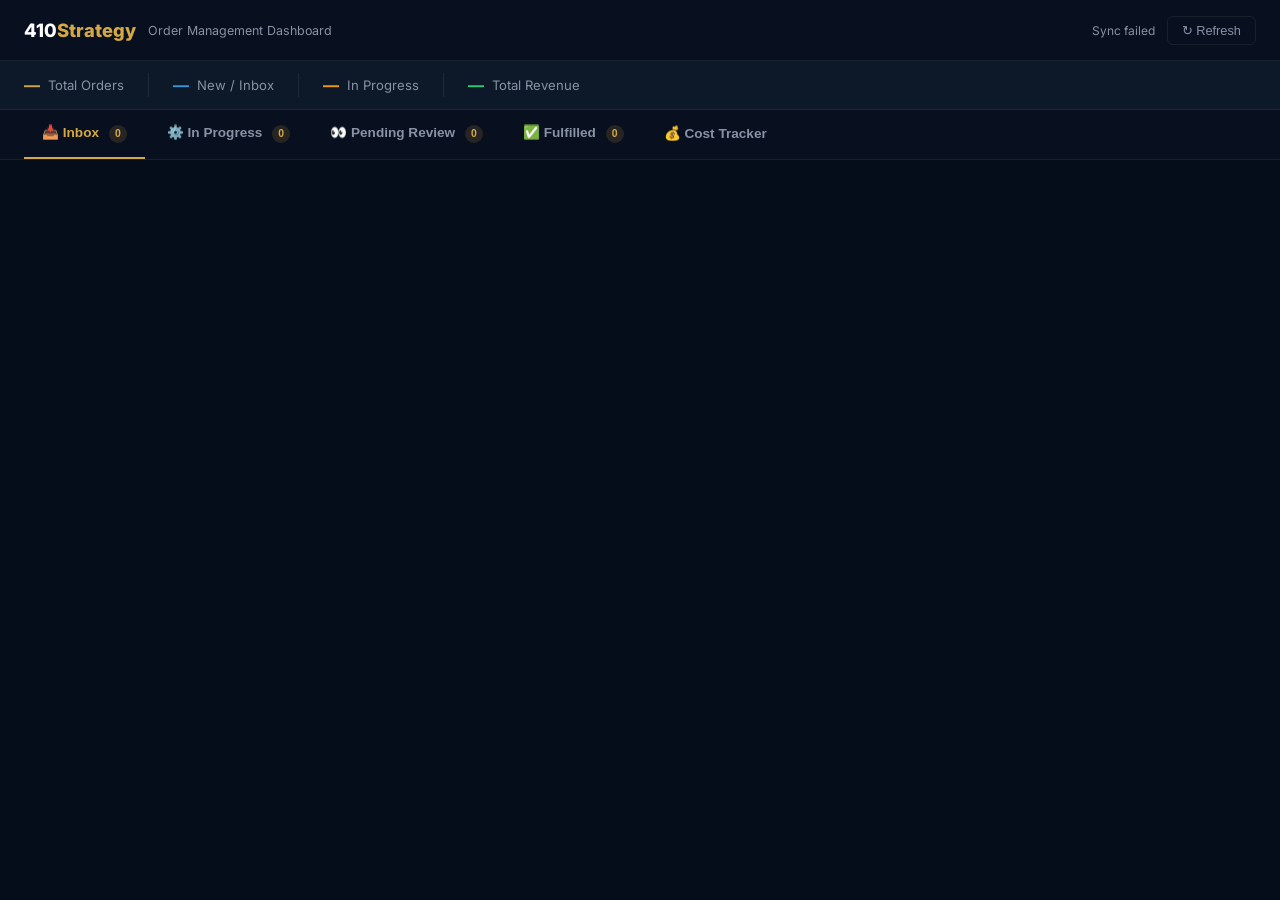
<file: 410-crm-dashboard/index.html>
<!DOCTYPE html>
<html lang="en">
<head>
  <meta charset="UTF-8" />
  <meta name="viewport" content="width=device-width, initial-scale=1.0" />
  <title>410 Strategy CRM Dashboard</title>

  <link rel="preconnect" href="https://fonts.googleapis.com" />
  <link rel="preconnect" href="https://fonts.gstatic.com" crossorigin />
  <link href="https://fonts.googleapis.com/css2?family=Inter:wght@400;500;600;700;800&display=swap" rel="stylesheet" />
  <link rel="icon" href="data:image/svg+xml,<svg xmlns='http://www.w3.org/2000/svg' viewBox='0 0 32 32'><rect width='32' height='32' rx='6' fill='%23050d1a'/><text x='4' y='24' font-size='22' font-family='Arial' font-weight='900' fill='%23d4a843'>4</text></svg>" />

  <style>
    /* ─── RESET + VARS ─────────────────────────────────────────────── */
    *, *::before, *::after { box-sizing: border-box; margin: 0; padding: 0; }
    :root {
      --navy:   #050d1a;
      --navy-2: #080f1e;
      --navy-3: #0d1829;
      --gold:   #d4a843;
      --gold-l: #e8c46a;
      --text:   #e2e8f0;
      --muted:  #8892a4;
      --border: rgba(255,255,255,0.07);
      --green:  #2ecc71;
      --red:    #e74c3c;
      --orange: #f39c12;
      --blue:   #3498db;
    }
    body { font-family: 'Inter', sans-serif; background: var(--navy); color: var(--text); min-height: 100vh; }
    a { color: var(--gold); text-decoration: none; }
    a:hover { color: var(--gold-l); }
    select, input, textarea { font-family: 'Inter', sans-serif; }

    /* ─── HEADER ───────────────────────────────────────────────────── */
    .header { background: var(--navy-2); border-bottom: 1px solid var(--border); padding: 0 24px; position: sticky; top: 0; z-index: 50; }
    .header-inner { max-width: 1400px; margin: 0 auto; height: 60px; display: flex; align-items: center; justify-content: space-between; }
    .header-logo { font-size: 1.15rem; font-weight: 800; color: #fff; }
    .header-logo span { color: var(--gold); }
    .header-sub { font-size: 0.78rem; color: var(--muted); margin-left: 12px; }
    .header-right { display: flex; gap: 12px; align-items: center; }
    .refresh-btn { padding: 6px 14px; background: transparent; border: 1px solid var(--border); border-radius: 6px; color: var(--muted); font-size: 0.8rem; cursor: pointer; transition: all 0.2s; }
    .refresh-btn:hover { border-color: var(--gold); color: var(--gold); }
    .sync-status { font-size: 0.75rem; color: var(--muted); }

    /* ─── STATS BAR ────────────────────────────────────────────────── */
    .stats-bar { background: var(--navy-3); border-bottom: 1px solid var(--border); padding: 12px 24px; }
    .stats-inner { max-width: 1400px; margin: 0 auto; display: flex; gap: 24px; flex-wrap: wrap; }
    .stat-pill { display: flex; align-items: center; gap: 8px; font-size: 0.82rem; }
    .stat-pill .val { font-weight: 700; font-size: 1rem; }
    .stat-pill .lbl { color: var(--muted); }
    .s-gold { color: var(--gold); }
    .s-green { color: var(--green); }
    .s-blue { color: var(--blue); }
    .s-orange { color: var(--orange); }
    .stat-div { width: 1px; background: var(--border); height: 24px; }

    /* ─── TABS ─────────────────────────────────────────────────────── */
    .tabs { background: var(--navy-2); border-bottom: 1px solid var(--border); padding: 0 24px; }
    .tabs-inner { max-width: 1400px; margin: 0 auto; display: flex; gap: 4px; overflow-x: auto; }
    .tab-btn { padding: 14px 18px; font-size: 0.85rem; font-weight: 600; color: var(--muted); border: none; background: none; cursor: pointer; border-bottom: 2px solid transparent; transition: all 0.2s; white-space: nowrap; }
    .tab-btn:hover { color: #fff; }
    .tab-btn.active { color: var(--gold); border-bottom-color: var(--gold); }
    .tab-count { display: inline-flex; align-items: center; justify-content: center; width: 18px; height: 18px; background: rgba(212,168,67,0.15); border-radius: 50%; font-size: 0.65rem; margin-left: 6px; color: var(--gold); }

    /* ─── CONTENT ──────────────────────────────────────────────────── */
    .content { max-width: 1400px; margin: 0 auto; padding: 24px; }

    /* ─── LOADING ──────────────────────────────────────────────────── */
    .loading { text-align: center; padding: 80px 24px; color: var(--muted); }
    .spinner { width: 32px; height: 32px; border: 3px solid var(--border); border-top-color: var(--gold); border-radius: 50%; animation: spin 0.8s linear infinite; margin: 0 auto 16px; }
    @keyframes spin { to { transform: rotate(360deg); } }

    /* ─── EMPTY STATE ──────────────────────────────────────────────── */
    .empty { text-align: center; padding: 60px 24px; color: var(--muted); }
    .empty .icon { font-size: 2.5rem; margin-bottom: 12px; }

    /* ─── ORDER CARDS ──────────────────────────────────────────────── */
    .orders-grid { display: grid; grid-template-columns: repeat(auto-fill, minmax(340px, 1fr)); gap: 16px; }
    .order-card { background: var(--navy-2); border: 1px solid var(--border); border-radius: 12px; overflow: hidden; transition: border-color 0.2s; }
    .order-card:hover { border-color: rgba(212,168,67,0.3); }
    .order-card-header { padding: 16px 20px 12px; border-bottom: 1px solid var(--border); display: flex; align-items: center; justify-content: space-between; gap: 8px; }
    .order-biz { font-weight: 700; font-size: 1rem; color: #fff; }
    .product-badge { display: inline-block; font-size: 0.7rem; font-weight: 700; letter-spacing: 0.5px; padding: 3px 8px; border-radius: 4px; text-transform: uppercase; }
    .badge-gbp { background: rgba(52,152,219,0.15); color: var(--blue); }
    .badge-website { background: rgba(155,89,182,0.15); color: #9b59b6; }
    .badge-bundle { background: rgba(212,168,67,0.15); color: var(--gold); }
    .badge-unknown { background: rgba(255,255,255,0.08); color: var(--muted); }

    .order-card-body { padding: 16px 20px; }
    .order-field { display: flex; flex-direction: column; gap: 2px; margin-bottom: 12px; }
    .order-field:last-child { margin-bottom: 0; }
    .field-label { font-size: 0.7rem; font-weight: 600; letter-spacing: 0.5px; text-transform: uppercase; color: var(--muted); }
    .field-value { font-size: 0.9rem; color: #c8d4e3; word-break: break-word; }
    .field-value a { color: var(--gold); }
    .field-value a:hover { color: var(--gold-l); }

    .order-card-footer { padding: 12px 20px; background: rgba(0,0,0,0.15); border-top: 1px solid var(--border); display: flex; flex-direction: column; gap: 10px; }

    /* Status dropdown */
    .status-row { display: flex; align-items: center; gap: 8px; }
    .status-select { flex: 1; padding: 7px 10px; background: var(--navy-3); border: 1px solid var(--border); border-radius: 6px; color: #fff; font-size: 0.82rem; cursor: pointer; }
    .status-select:focus { outline: none; border-color: var(--gold); }
    .save-status-btn { padding: 7px 14px; background: var(--gold); color: #050d1a; border: none; border-radius: 6px; font-size: 0.78rem; font-weight: 700; cursor: pointer; transition: background 0.2s; }
    .save-status-btn:hover { background: var(--gold-l); }

    /* Report link */
    .report-row { display: flex; gap: 6px; }
    .report-input { flex: 1; padding: 7px 10px; background: var(--navy-3); border: 1px solid var(--border); border-radius: 6px; color: #fff; font-size: 0.78rem; }
    .report-input::placeholder { color: var(--muted); }
    .save-report-btn { padding: 7px 12px; background: transparent; border: 1px solid var(--border); border-radius: 6px; color: var(--muted); font-size: 0.78rem; cursor: pointer; transition: all 0.2s; }
    .save-report-btn:hover { border-color: var(--gold); color: var(--gold); }

    .order-meta { display: flex; justify-content: space-between; font-size: 0.72rem; color: var(--muted); }
    .amount-val { color: var(--green); font-weight: 600; }

    /* ─── COST TRACKER TAB ─────────────────────────────────────────── */
    .cost-table { width: 100%; border-collapse: collapse; font-size: 0.88rem; }
    .cost-table th { text-align: left; padding: 12px 16px; background: var(--navy-3); color: var(--muted); font-size: 0.72rem; letter-spacing: 0.5px; text-transform: uppercase; border-bottom: 1px solid var(--border); }
    .cost-table td { padding: 12px 16px; border-bottom: 1px solid var(--border); color: #c8d4e3; }
    .cost-table tr:hover td { background: rgba(255,255,255,0.02); }
    .cost-table .amount-col { color: var(--green); font-weight: 600; }
    .cost-table .cost-col { color: var(--orange); }
    .cost-table .margin-col { font-weight: 700; }
    .margin-good { color: var(--green); }
    .margin-warn { color: var(--orange); }
    .margin-bad  { color: var(--red); }
    .cost-summary { display: flex; gap: 20px; flex-wrap: wrap; margin-top: 20px; }
    .summary-card { background: var(--navy-2); border: 1px solid var(--border); border-radius: 10px; padding: 16px 20px; }
    .summary-card .s-val { font-size: 1.5rem; font-weight: 800; }
    .summary-card .s-lbl { font-size: 0.78rem; color: var(--muted); margin-top: 4px; }

    /* ─── MOBILE ───────────────────────────────────────────────────── */
    @media (max-width: 640px) {
      .orders-grid { grid-template-columns: 1fr; }
      .header-sub { display: none; }
      .stats-inner { gap: 12px; }
    }
  </style>
</head>
<body>

<!-- ─── HEADER ─────────────────────────────────────────────────────── -->
<div class="header">
  <div class="header-inner">
    <div style="display:flex;align-items:center">
      <span class="header-logo">410<span>Strategy</span></span>
      <span class="header-sub">Order Management Dashboard</span>
    </div>
    <div class="header-right">
      <span class="sync-status" id="syncStatus">Not synced</span>
      <button class="refresh-btn" onclick="loadAllOrders()">↻ Refresh</button>
    </div>
  </div>
</div>

<!-- ─── STATS BAR ──────────────────────────────────────────────────── -->
<div class="stats-bar">
  <div class="stats-inner" id="statsBar">
    <div class="stat-pill"><span class="val s-gold" id="statTotal">—</span><span class="lbl">Total Orders</span></div>
    <div class="stat-div"></div>
    <div class="stat-pill"><span class="val s-blue" id="statInbox">—</span><span class="lbl">New / Inbox</span></div>
    <div class="stat-div"></div>
    <div class="stat-pill"><span class="val s-orange" id="statProgress">—</span><span class="lbl">In Progress</span></div>
    <div class="stat-div"></div>
    <div class="stat-pill"><span class="val s-green" id="statRevenue">—</span><span class="lbl">Total Revenue</span></div>
  </div>
</div>

<!-- ─── TABS ───────────────────────────────────────────────────────── -->
<div class="tabs">
  <div class="tabs-inner">
    <button class="tab-btn active" onclick="switchTab('inbox')" id="tab-inbox">
      📥 Inbox <span class="tab-count" id="cnt-inbox">0</span>
    </button>
    <button class="tab-btn" onclick="switchTab('progress')" id="tab-progress">
      ⚙️ In Progress <span class="tab-count" id="cnt-progress">0</span>
    </button>
    <button class="tab-btn" onclick="switchTab('review')" id="tab-review">
      👀 Pending Review <span class="tab-count" id="cnt-review">0</span>
    </button>
    <button class="tab-btn" onclick="switchTab('fulfilled')" id="tab-fulfilled">
      ✅ Fulfilled <span class="tab-count" id="cnt-fulfilled">0</span>
    </button>
    <button class="tab-btn" onclick="switchTab('costs')" id="tab-costs">
      💰 Cost Tracker
    </button>
  </div>
</div>

<!-- ─── CONTENT ────────────────────────────────────────────────────── -->
<div class="content">
  <div id="pane-inbox">
    <div class="loading" id="loading-inbox"><div class="spinner"></div>Loading orders...</div>
    <div class="orders-grid" id="grid-inbox"></div>
    <div class="empty" id="empty-inbox" style="display:none"><div class="icon">📭</div><p>No new orders</p></div>
  </div>

  <div id="pane-progress" style="display:none">
    <div class="orders-grid" id="grid-progress"></div>
    <div class="empty" id="empty-progress" style="display:none"><div class="icon">⚙️</div><p>Nothing in progress</p></div>
  </div>

  <div id="pane-review" style="display:none">
    <div class="orders-grid" id="grid-review"></div>
    <div class="empty" id="empty-review" style="display:none"><div class="icon">👀</div><p>Nothing pending review</p></div>
  </div>

  <div id="pane-fulfilled" style="display:none">
    <div class="orders-grid" id="grid-fulfilled"></div>
    <div class="empty" id="empty-fulfilled" style="display:none"><div class="icon">✅</div><p>No fulfilled orders yet</p></div>
  </div>

  <div id="pane-costs" style="display:none">
    <div style="margin-bottom:20px">
      <h2 style="font-size:1.1rem;font-weight:700;color:#fff;margin-bottom:4px">Cost & Margin Tracker</h2>
      <p style="font-size:0.85rem;color:var(--muted)">Revenue vs. token cost per order. Update Token Cost inline in Airtable.</p>
    </div>
    <table class="cost-table">
      <thead>
        <tr>
          <th>Business</th>
          <th>Product</th>
          <th>Amount</th>
          <th>Token Cost</th>
          <th>Margin</th>
          <th>Date</th>
          <th>Status</th>
        </tr>
      </thead>
      <tbody id="costTableBody">
        <tr><td colspan="7" style="text-align:center;padding:40px;color:var(--muted)">Loading...</td></tr>
      </tbody>
    </table>
    <div class="cost-summary" id="costSummary" style="display:none">
      <div class="summary-card"><div class="s-val s-green" id="sumRevenue">$0</div><div class="s-lbl">Total Revenue</div></div>
      <div class="summary-card"><div class="s-val s-orange" id="sumCost">$0</div><div class="s-lbl">Total Token Cost</div></div>
      <div class="summary-card"><div class="s-val" id="sumMargin">—</div><div class="s-lbl">Avg Margin %</div></div>
      <div class="summary-card"><div class="s-val s-gold" id="sumOrders">0</div><div class="s-lbl">Total Orders</div></div>
    </div>
  </div>
</div>

<!-- ─── SCRIPTS ────────────────────────────────────────────────────── -->
<script>
// ─── CONFIG ────────────────────────────────────────────────────────────────────
const AIRTABLE_TOKEN   = 'AIRTABLE_API_KEY_PLACEHOLDER';
const AIRTABLE_BASE    = 'AIRTABLE_BASE_ID_PLACEHOLDER';
const AIRTABLE_TABLE   = 'Orders';
const AIRTABLE_API     = `https://api.airtable.com/v0/${AIRTABLE_BASE}/${encodeURIComponent(AIRTABLE_TABLE)}`;

const STATUS_OPTIONS   = ['New Order', 'Awaiting Intake', 'In Progress', 'Pending Approval', 'Fulfilled', 'Archived'];

let allRecords = [];
let currentTab = 'inbox';

// ─── FETCH ALL ─────────────────────────────────────────────────────────────────
async function fetchAirtable(offset = '') {
  const url = AIRTABLE_API + '?pageSize=100&sort[0][field]=Created&sort[0][direction]=desc'
            + (offset ? `&offset=${offset}` : '');
  const res = await fetch(url, {
    headers: { Authorization: `Bearer ${AIRTABLE_TOKEN}` }
  });
  if (!res.ok) throw new Error(`Airtable error: ${res.status}`);
  return res.json();
}

async function loadAllOrders() {
  document.getElementById('syncStatus').textContent = 'Syncing...';
  document.getElementById('loading-inbox').style.display = 'block';
  document.getElementById('grid-inbox').innerHTML = '';

  try {
    allRecords = [];
    let offset = '';
    do {
      const data = await fetchAirtable(offset);
      allRecords.push(...(data.records || []));
      offset = data.offset || '';
    } while (offset);

    document.getElementById('syncStatus').textContent = `Last sync: ${new Date().toLocaleTimeString()}`;
    document.getElementById('loading-inbox').style.display = 'none';
    renderAll();
  } catch (err) {
    document.getElementById('syncStatus').textContent = 'Sync failed';
    document.getElementById('loading-inbox').style.display = 'none';
    console.error(err);
  }
}

// ─── RENDER ────────────────────────────────────────────────────────────────────
function renderAll() {
  const inbox     = allRecords.filter(r => ['New Order','Awaiting Intake'].includes(r.fields['Status']));
  const progress  = allRecords.filter(r => r.fields['Status'] === 'In Progress');
  const review    = allRecords.filter(r => r.fields['Status'] === 'Pending Approval');
  const fulfilled = allRecords.filter(r => r.fields['Status'] === 'Fulfilled');

  // Update counts
  document.getElementById('cnt-inbox').textContent     = inbox.length;
  document.getElementById('cnt-progress').textContent  = progress.length;
  document.getElementById('cnt-review').textContent    = review.length;
  document.getElementById('cnt-fulfilled').textContent = fulfilled.length;

  // Stats
  const totalRevenue = allRecords.reduce((s, r) => s + (parseFloat(r.fields['Amount']) || 0), 0);
  document.getElementById('statTotal').textContent    = allRecords.length;
  document.getElementById('statInbox').textContent    = inbox.length;
  document.getElementById('statProgress').textContent = progress.length;
  document.getElementById('statRevenue').textContent  = '$' + totalRevenue.toFixed(2);

  // Render each grid
  renderGrid('inbox', inbox);
  renderGrid('progress', progress);
  renderGrid('review', review);
  renderGrid('fulfilled', fulfilled);
  renderCostTable(allRecords);
}

function renderGrid(id, records) {
  const grid  = document.getElementById(`grid-${id}`);
  const empty = document.getElementById(`empty-${id}`);
  if (!records.length) {
    grid.innerHTML = '';
    empty.style.display = 'block';
    return;
  }
  empty.style.display = 'none';
  grid.innerHTML = records.map(r => cardHTML(r)).join('');
}

function productBadgeClass(product) {
  if (!product) return 'badge-unknown';
  const p = product.toLowerCase();
  if (p.includes('bundle')) return 'badge-bundle';
  if (p.includes('website')) return 'badge-website';
  if (p.includes('gbp') || p.includes('audit')) return 'badge-gbp';
  return 'badge-unknown';
}

function cardHTML(r) {
  const f = r.fields;
  const id = r.id;
  const amount = f['Amount'] ? '$' + parseFloat(f['Amount']).toFixed(2) : '—';
  const date   = f['Created'] ? new Date(f['Created']).toLocaleDateString() : '—';
  const gbpLink = f['GBP URL'] ? `<a href="${f['GBP URL']}" target="_blank" rel="noopener">Open GBP ↗</a>` : '—';
  const siteLink = f['Website URL'] ? `<a href="${f['Website URL']}" target="_blank" rel="noopener">${f['Website URL']}</a>` : '—';
  const reportVal = f['Report Link'] || '';
  const product = f['Product'] || 'Unknown';
  const badgeClass = productBadgeClass(product);
  const status = f['Status'] || '';

  const statusOpts = STATUS_OPTIONS.map(s =>
    `<option value="${s}" ${s === status ? 'selected' : ''}>${s}</option>`
  ).join('');

  return `
  <div class="order-card" id="card-${id}">
    <div class="order-card-header">
      <div class="order-biz">${f['Business Name'] || f['Contact Name'] || 'Unknown Business'}</div>
      <span class="product-badge ${badgeClass}">${product}</span>
    </div>
    <div class="order-card-body">
      ${f['Contact Name'] ? `<div class="order-field"><span class="field-label">Contact</span><span class="field-value">${f['Contact Name']}</span></div>` : ''}
      ${f['Email'] ? `<div class="order-field"><span class="field-label">Email</span><span class="field-value"><a href="mailto:${f['Email']}">${f['Email']}</a></span></div>` : ''}
      ${f['City/State'] ? `<div class="order-field"><span class="field-label">Location</span><span class="field-value">${f['City/State']}</span></div>` : ''}
      ${f['Category'] ? `<div class="order-field"><span class="field-label">Category</span><span class="field-value">${f['Category']}</span></div>` : ''}
      <div class="order-field"><span class="field-label">GBP</span><span class="field-value">${gbpLink}</span></div>
      ${f['Website URL'] ? `<div class="order-field"><span class="field-label">Website</span><span class="field-value">${siteLink}</span></div>` : ''}
      ${f['Notes'] ? `<div class="order-field"><span class="field-label">Notes</span><span class="field-value">${f['Notes']}</span></div>` : ''}
      ${f['Assigned To'] ? `<div class="order-field"><span class="field-label">Assigned</span><span class="field-value">${f['Assigned To']}</span></div>` : ''}
    </div>
    <div class="order-card-footer">
      <div class="status-row">
        <select class="status-select" id="status-${id}">${statusOpts}</select>
        <button class="save-status-btn" onclick="saveStatus('${id}')">Save</button>
      </div>
      <div class="report-row">
        <input type="url" class="report-input" id="report-${id}" placeholder="Google Drive report link…" value="${reportVal}" />
        <button class="save-report-btn" onclick="saveReport('${id}')">📎 Save</button>
      </div>
      <div class="order-meta">
        <span class="amount-val">${amount}</span>
        <span>${date}</span>
      </div>
    </div>
  </div>`;
}

// ─── COST TABLE ────────────────────────────────────────────────────────────────
function renderCostTable(records) {
  const tbody = document.getElementById('costTableBody');
  if (!records.length) {
    tbody.innerHTML = '<tr><td colspan="7" style="text-align:center;padding:40px;color:var(--muted)">No orders yet</td></tr>';
    return;
  }

  let totalRev = 0, totalCost = 0, margins = [];

  const rows = records.map(r => {
    const f = r.fields;
    const amount    = parseFloat(f['Amount']) || 0;
    const tokenCost = parseFloat(f['Token Cost']) || 0;
    const margin    = amount > 0 ? ((amount - tokenCost) / amount * 100) : null;
    totalRev  += amount;
    totalCost += tokenCost;
    if (margin !== null) margins.push(margin);

    const marginClass = margin === null ? '' : margin > 70 ? 'margin-good' : margin > 40 ? 'margin-warn' : 'margin-bad';
    const marginStr   = margin !== null ? margin.toFixed(0) + '%' : '—';
    const date = f['Created'] ? new Date(f['Created']).toLocaleDateString() : '—';

    return `<tr>
      <td>${f['Business Name'] || f['Contact Name'] || '—'}</td>
      <td>${f['Product'] || '—'}</td>
      <td class="amount-col">$${amount.toFixed(2)}</td>
      <td class="cost-col">${tokenCost > 0 ? '$' + tokenCost.toFixed(2) : '—'}</td>
      <td class="margin-col ${marginClass}">${marginStr}</td>
      <td>${date}</td>
      <td>${f['Status'] || '—'}</td>
    </tr>`;
  }).join('');

  tbody.innerHTML = rows;

  const avgMargin = margins.length ? (margins.reduce((a,b) => a+b,0)/margins.length).toFixed(0) + '%' : '—';
  document.getElementById('sumRevenue').textContent = '$' + totalRev.toFixed(2);
  document.getElementById('sumCost').textContent    = '$' + totalCost.toFixed(2);
  document.getElementById('sumMargin').textContent  = avgMargin;
  document.getElementById('sumOrders').textContent  = records.length;
  document.getElementById('costSummary').style.display = 'flex';
}

// ─── INLINE UPDATES ────────────────────────────────────────────────────────────
async function patchRecord(recordId, fields) {
  const res = await fetch(`${AIRTABLE_API}/${recordId}`, {
    method: 'PATCH',
    headers: {
      Authorization: `Bearer ${AIRTABLE_TOKEN}`,
      'Content-Type': 'application/json',
    },
    body: JSON.stringify({ fields }),
  });
  return res.ok;
}

async function saveStatus(recordId) {
  const select = document.getElementById(`status-${recordId}`);
  const newStatus = select.value;
  const btn = select.nextElementSibling;
  btn.textContent = '…';
  btn.disabled = true;

  const ok = await patchRecord(recordId, { Status: newStatus });
  btn.textContent = ok ? '✓' : '!';
  btn.disabled = false;
  setTimeout(() => { btn.textContent = 'Save'; }, 1500);

  if (ok) {
    // Update local cache
    const rec = allRecords.find(r => r.id === recordId);
    if (rec) rec.fields['Status'] = newStatus;
    renderAll();
  }
}

async function saveReport(recordId) {
  const input = document.getElementById(`report-${recordId}`);
  const url   = input.value.trim();
  const btn   = input.nextElementSibling;
  btn.textContent = '…';

  const ok = await patchRecord(recordId, { 'Report Link': url });
  btn.textContent = ok ? '✓' : '!';
  setTimeout(() => { btn.textContent = '📎 Save'; }, 1500);

  if (ok) {
    const rec = allRecords.find(r => r.id === recordId);
    if (rec) rec.fields['Report Link'] = url;
  }
}

// ─── TAB SWITCHING ─────────────────────────────────────────────────────────────
function switchTab(tab) {
  currentTab = tab;
  ['inbox','progress','review','fulfilled','costs'].forEach(t => {
    document.getElementById(`pane-${t}`).style.display = t === tab ? 'block' : 'none';
    document.getElementById(`tab-${t}`).classList.toggle('active', t === tab);
  });
}

// ─── INIT ──────────────────────────────────────────────────────────────────────
loadAllOrders();
// Auto-refresh every 2 minutes
setInterval(loadAllOrders, 120000);
</script>
</body>
</html>
</file>
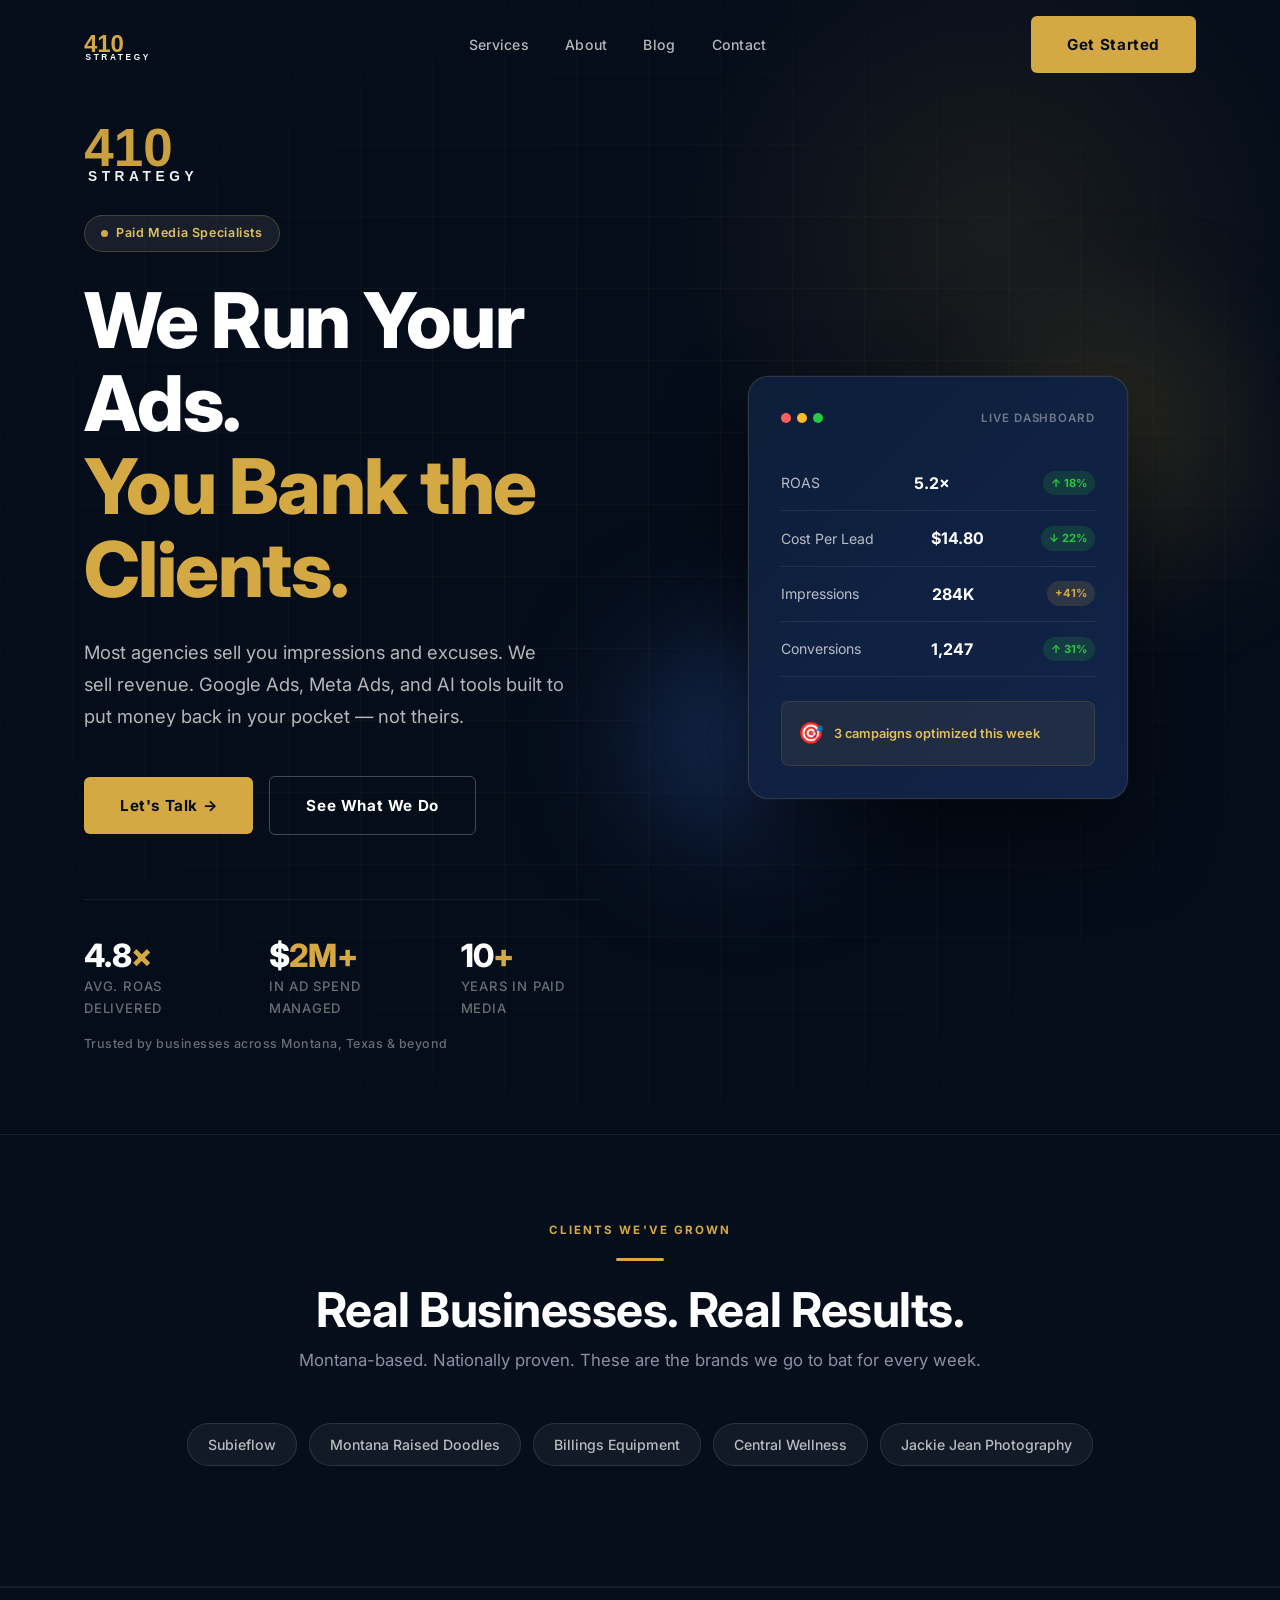
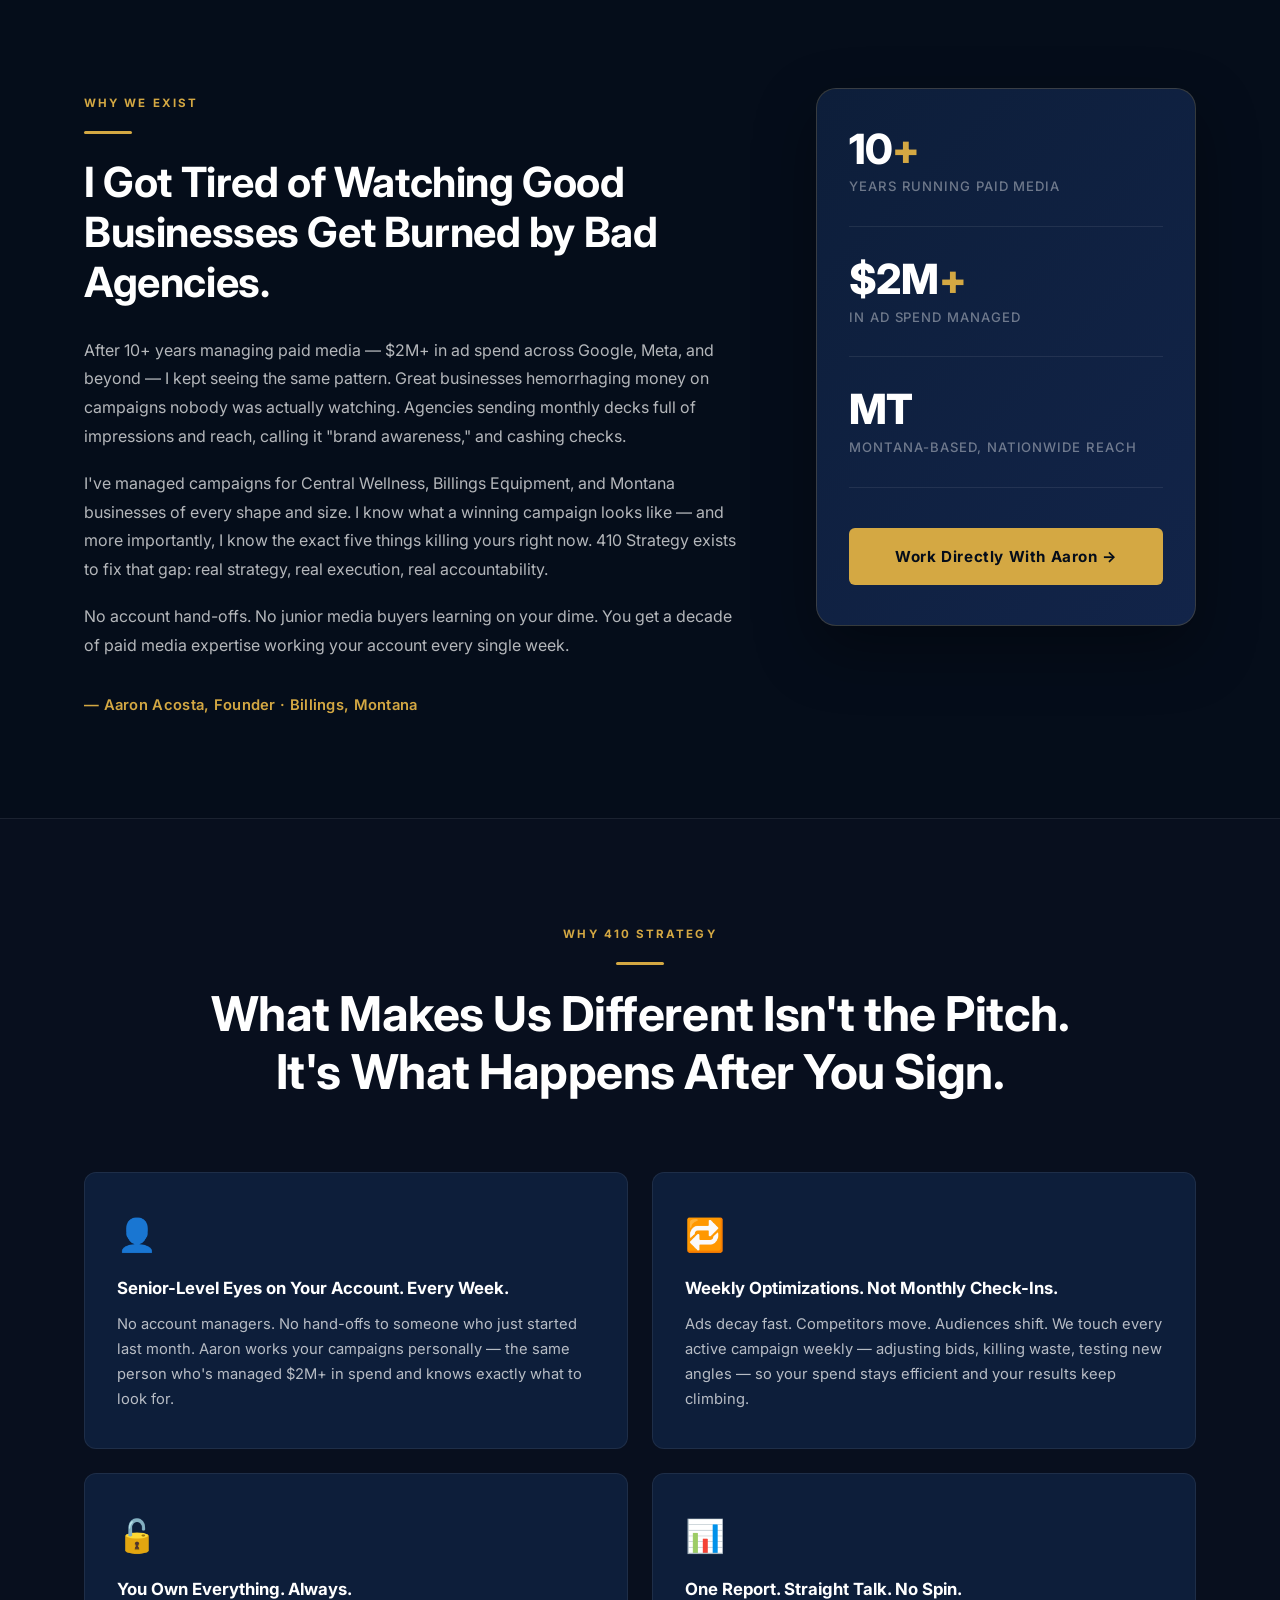
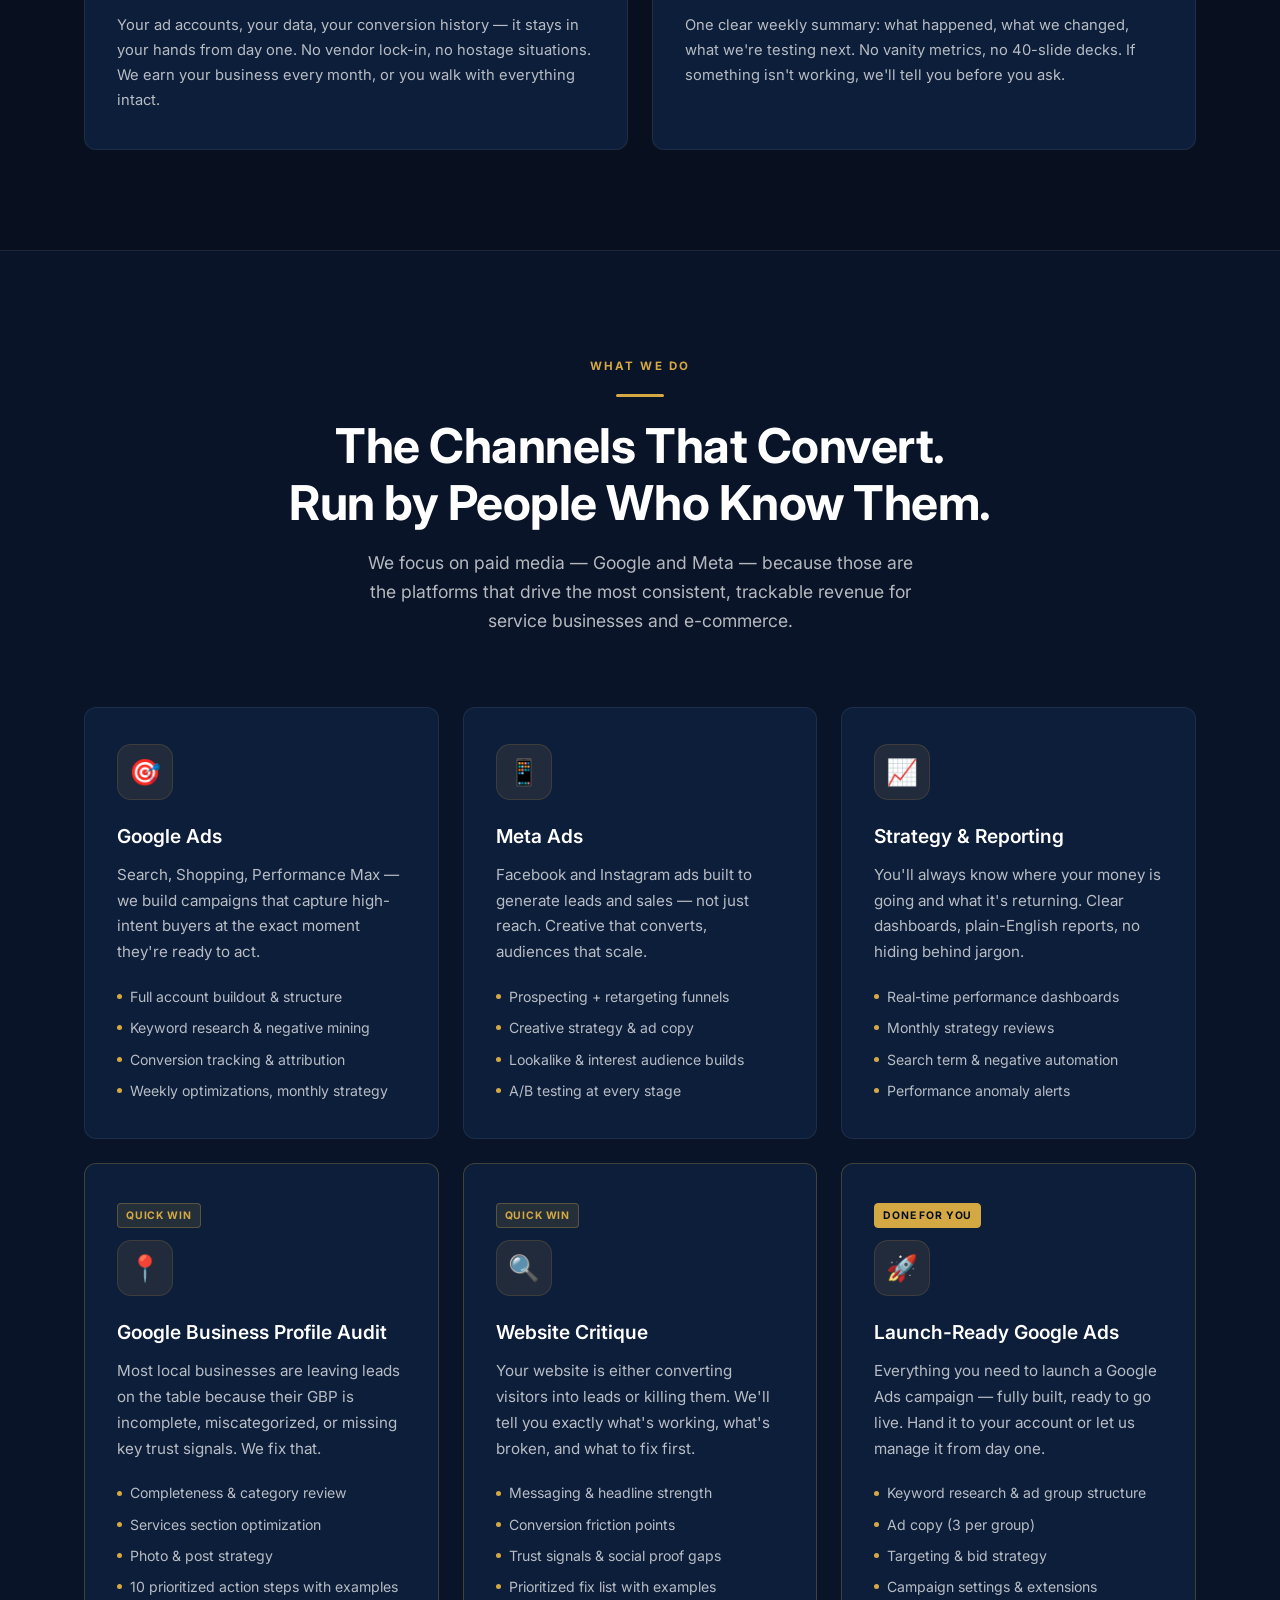
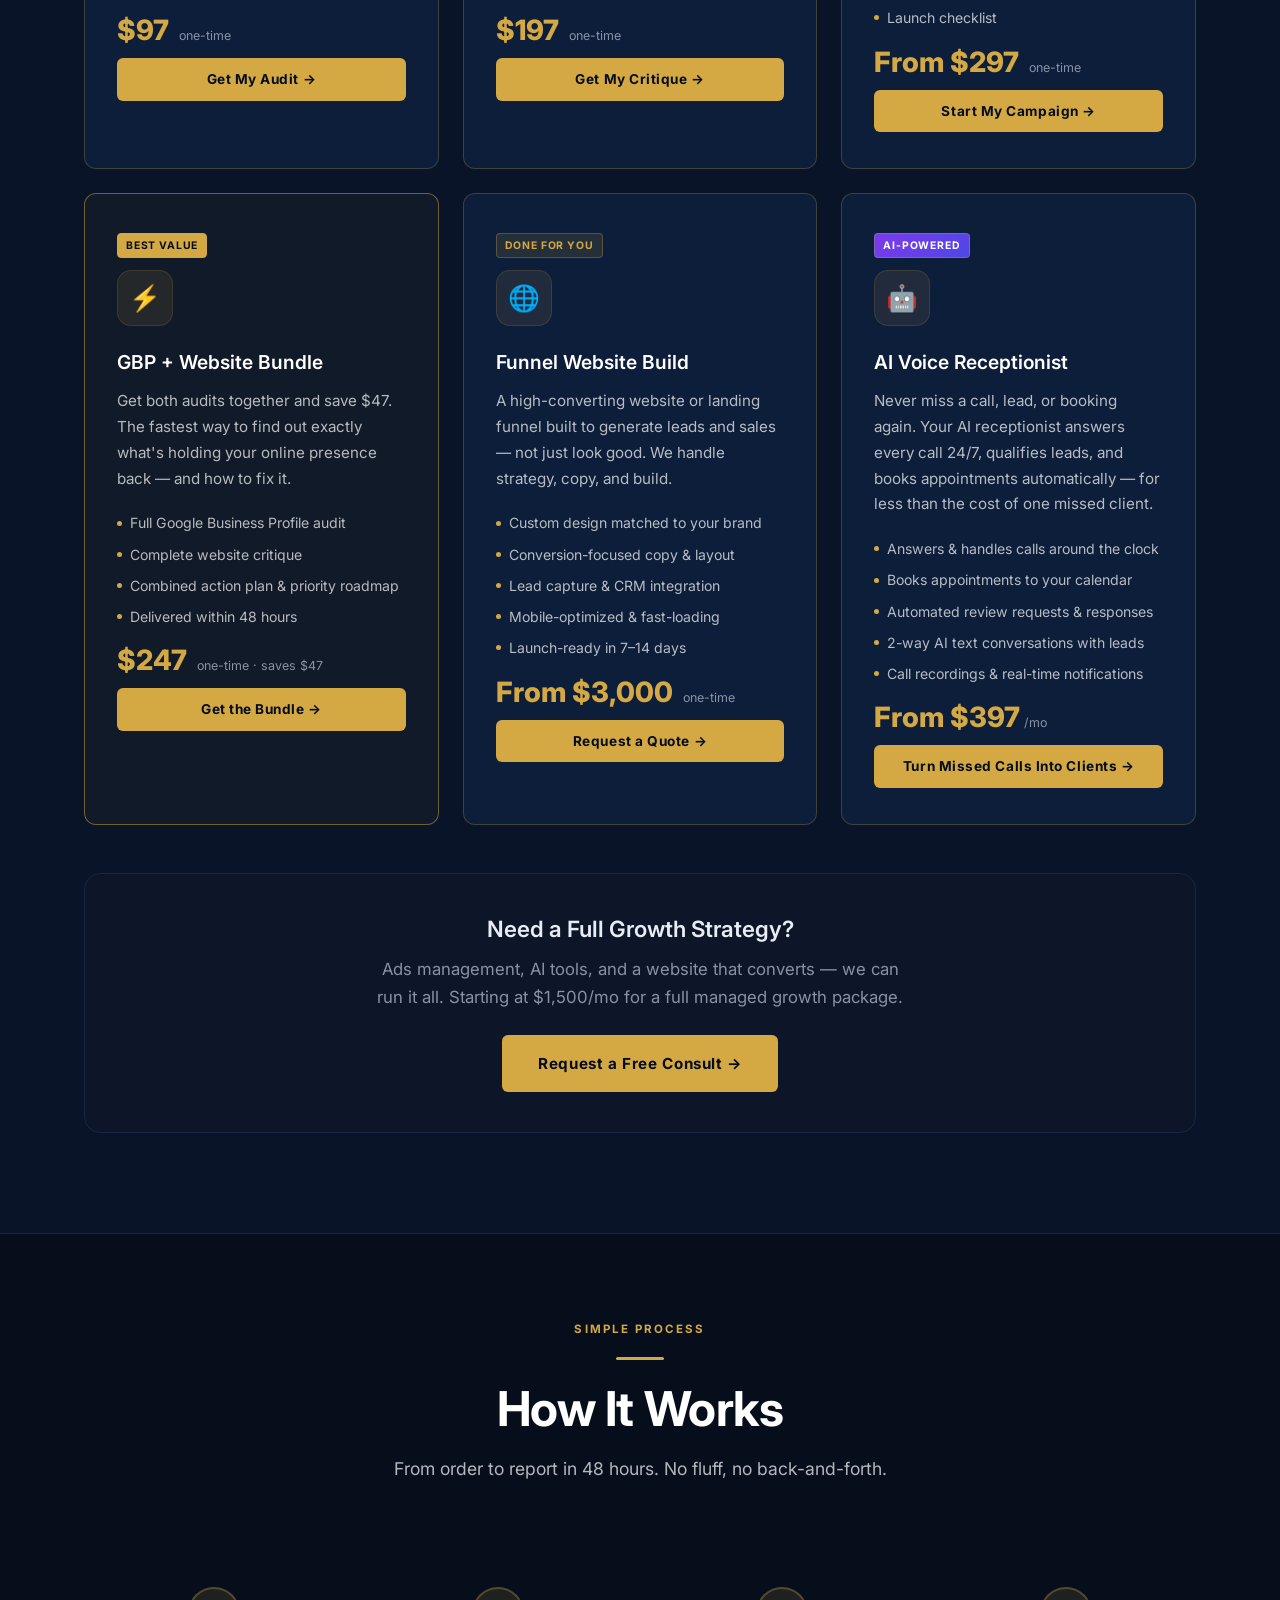
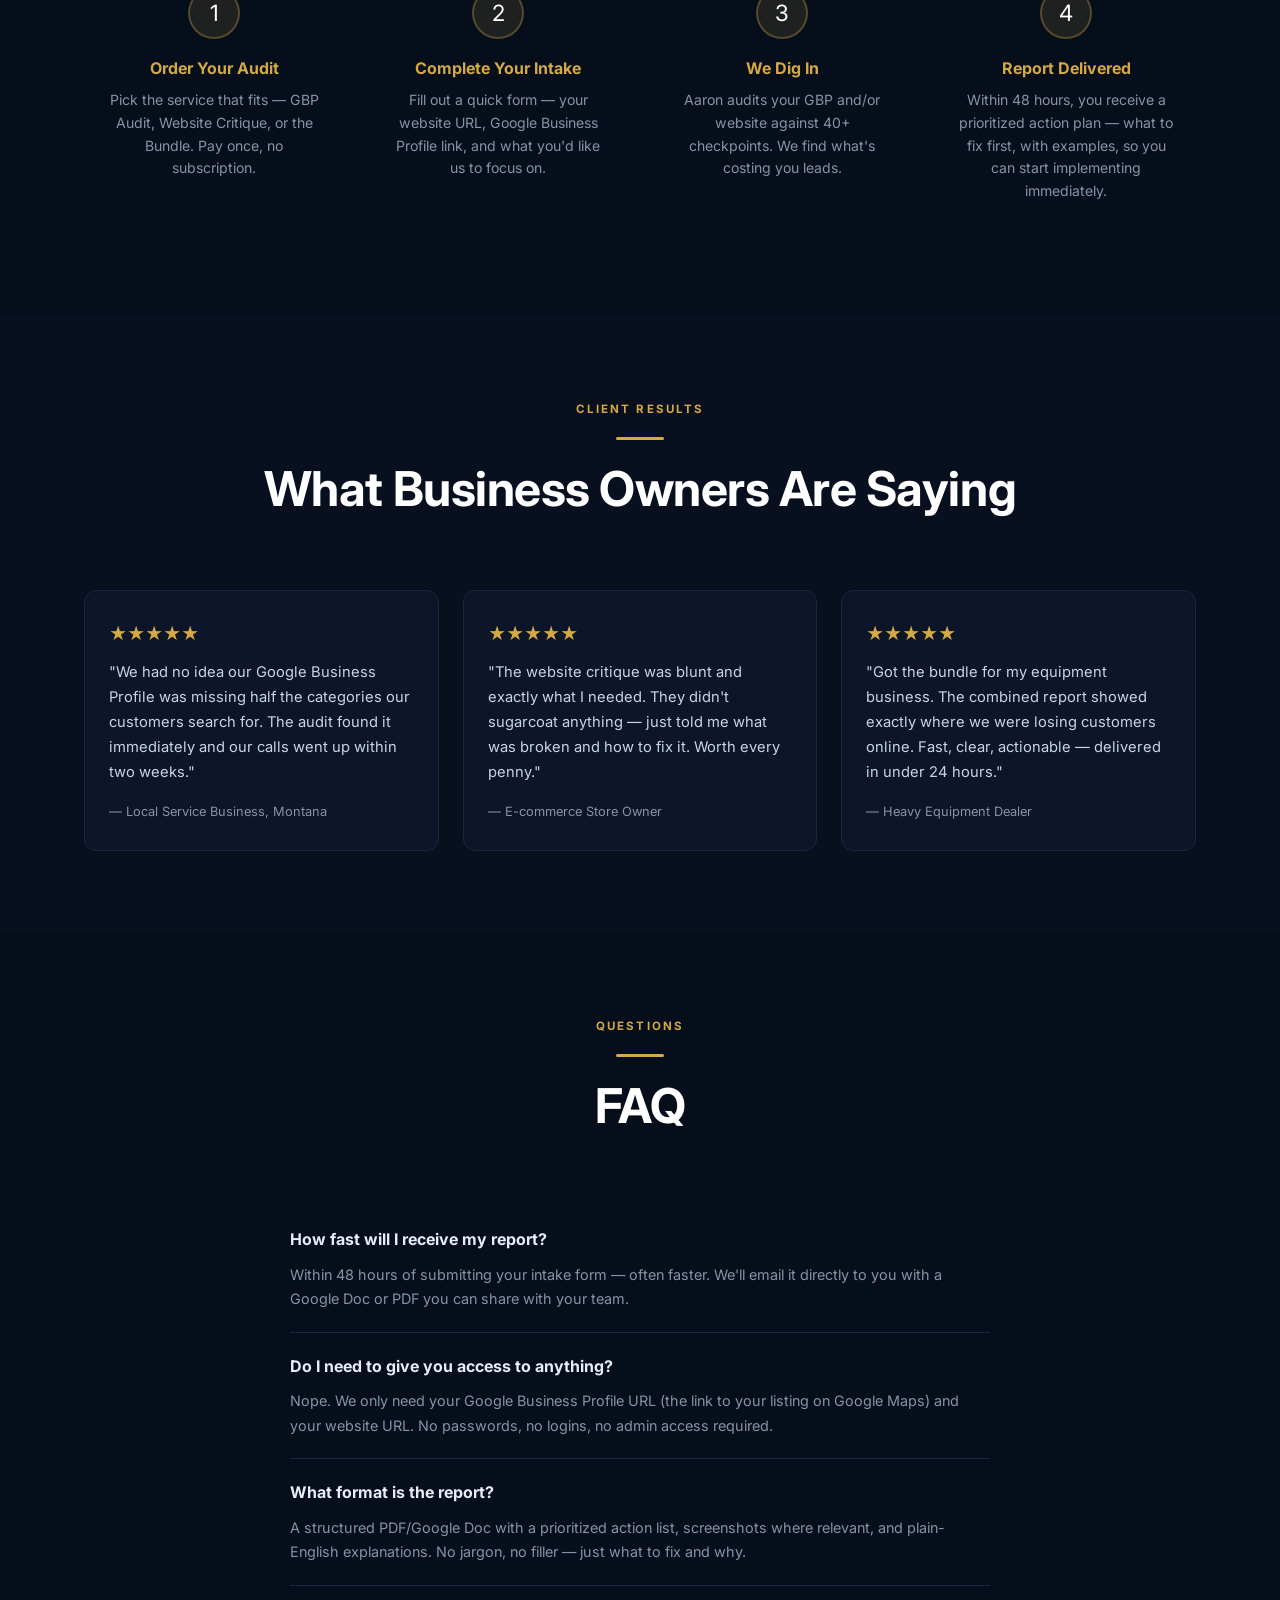
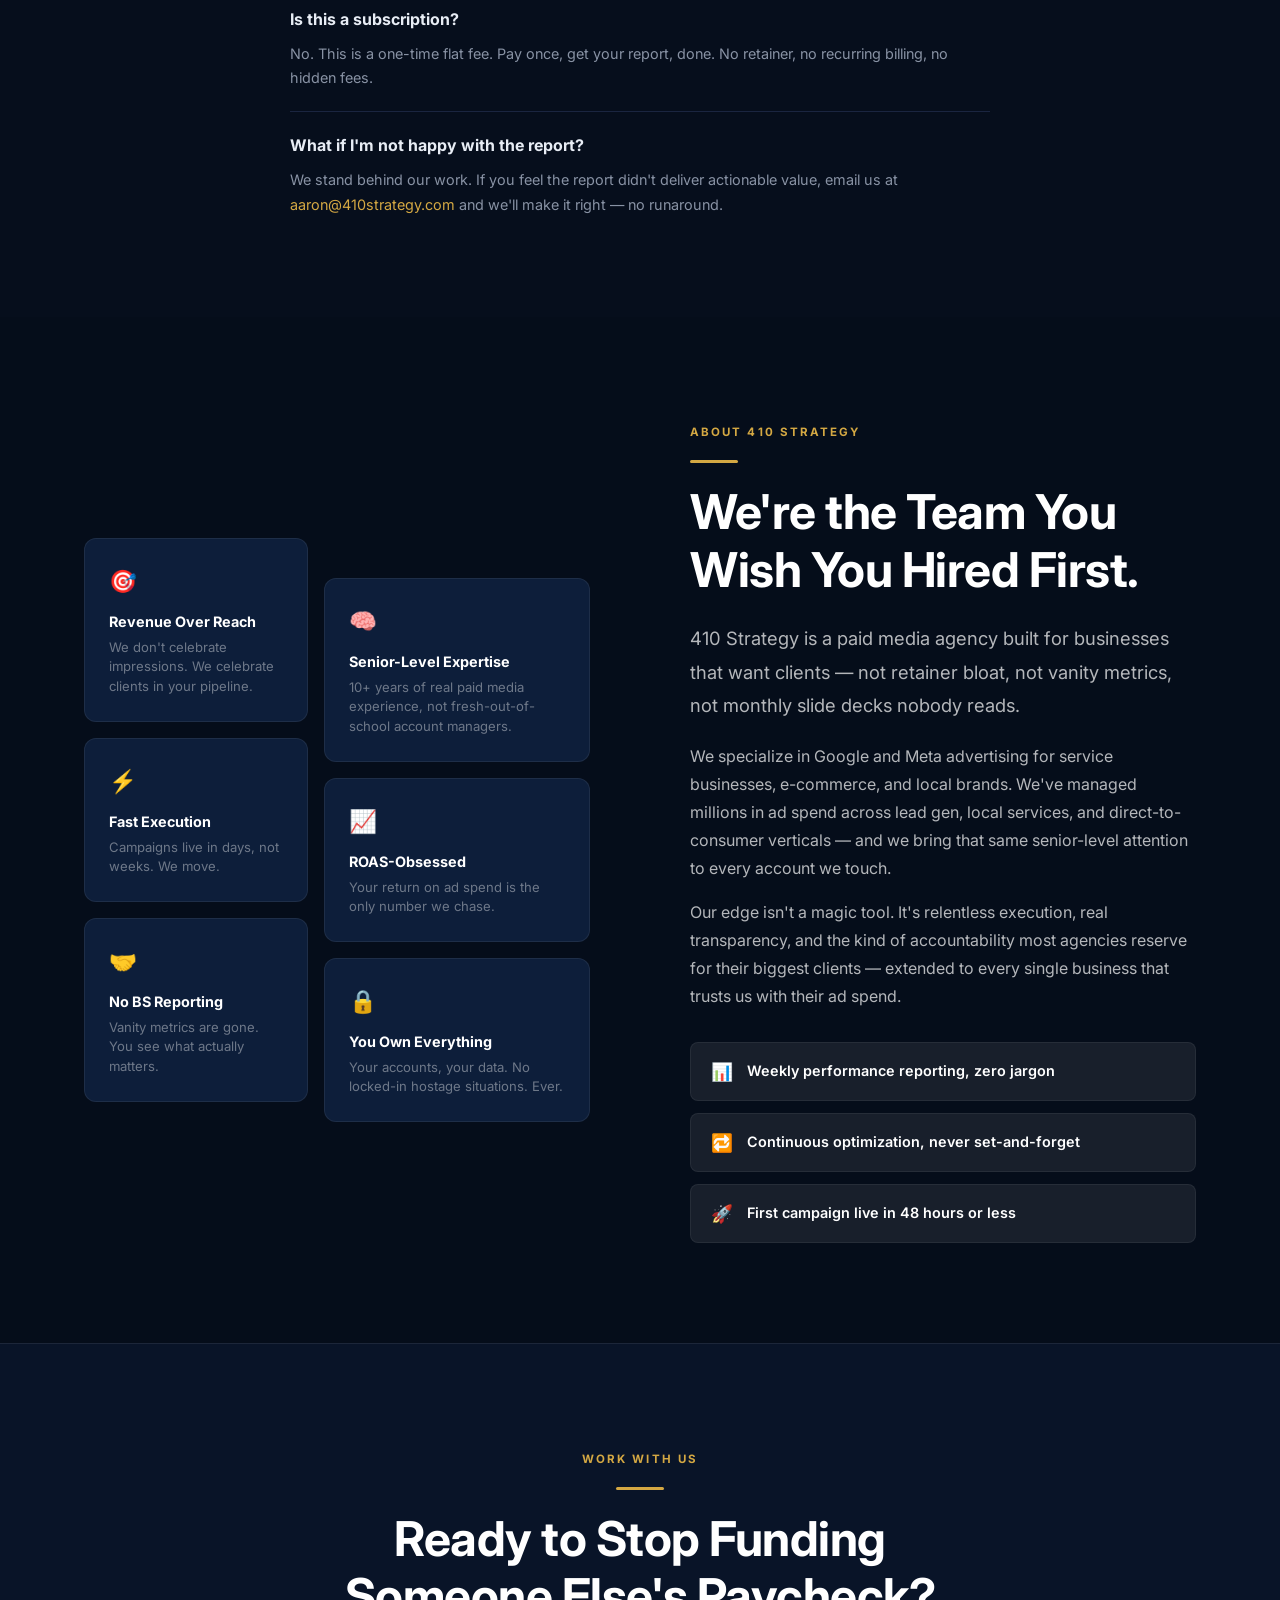
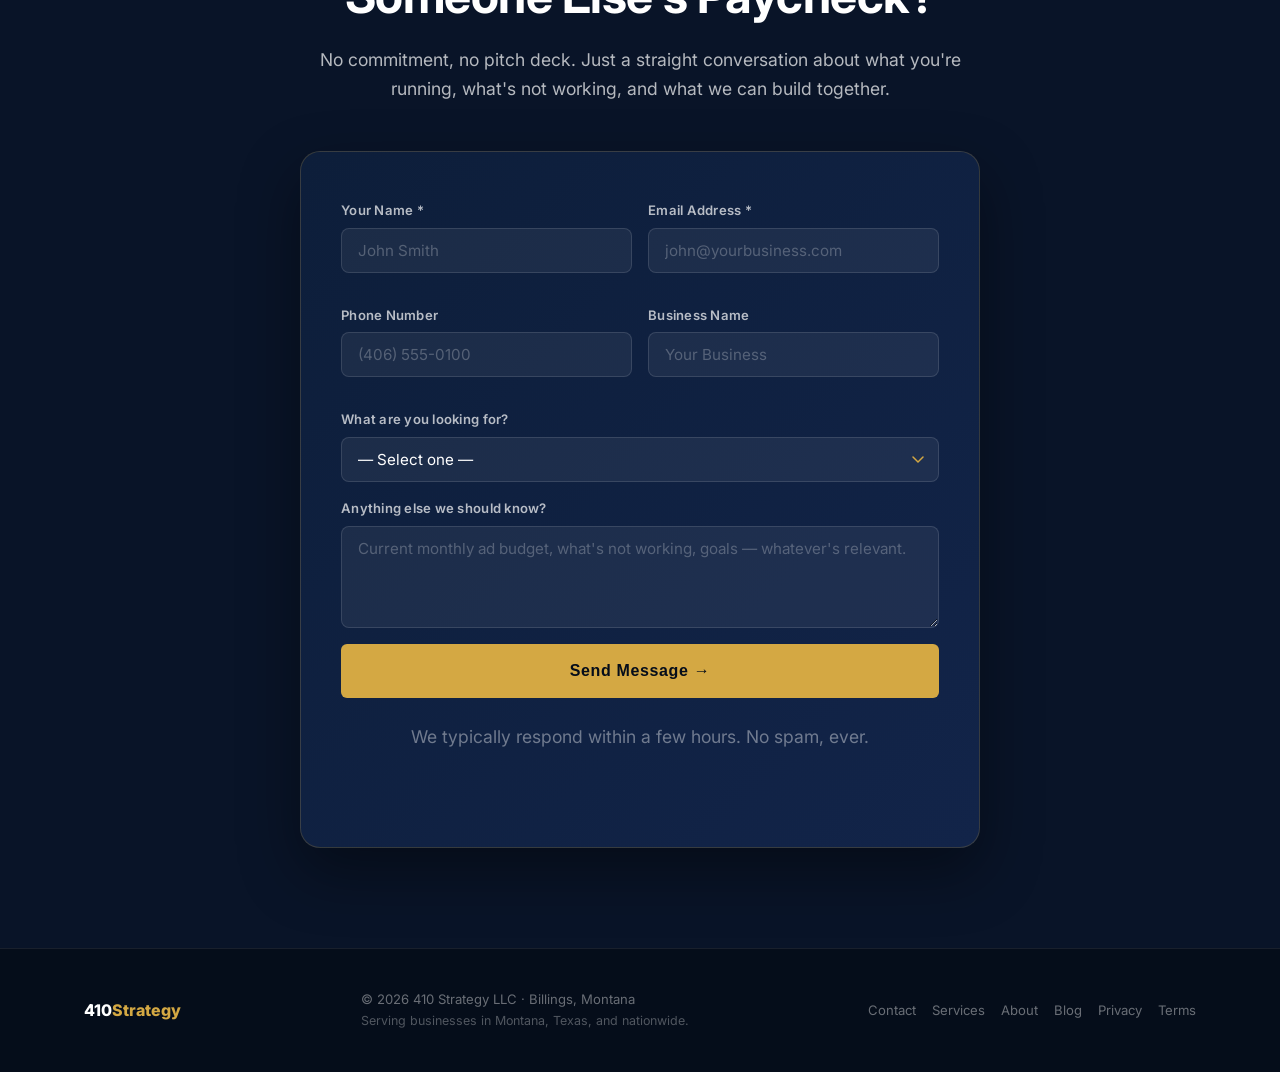
<file: 410-website/index.html>
<!DOCTYPE html>
<html lang="en">
<head><meta charset="utf-8">
  <meta name="viewport" content="width=device-width, initial-scale=1.0" />
  <meta name="description" content="410 Strategy — Paid media specialists who get you more clients. Google Ads, Facebook Ads, and AI tools built for businesses that want revenue, not reports." />
  <title>410 Strategy | Paid Media Built to Get You Paid</title>

  <!-- Organization Schema -->
  <script type="application/ld+json">
  {
    "@context": "https://schema.org",
    "@type": "Organization",
    "name": "410 Strategy",
    "url": "https://410strategy.com",
    "logo": "https://410strategy.com/og-image.png",
    "description": "Paid media specialists helping local businesses and e-commerce brands generate more clients through Google Ads, Meta Ads, and AI tools.",
    "founder": {
      "@type": "Person",
      "name": "Aaron Acosta"
    },
    "address": {
      "@type": "PostalAddress",
      "addressLocality": "Billings",
      "addressRegion": "MT",
      "addressCountry": "US"
    },
    "contactPoint": {
      "@type": "ContactPoint",
      "email": "aaron@410strategy.com",
      "contactType": "customer service"
    },
    "sameAs": []
  }
  </script>

  <!-- Open Graph / Social sharing -->
  <meta property="og:type"        content="website" />
  <meta property="og:url"         content="https://410strategy.com/" />
  <meta property="og:title"       content="410 Strategy | Paid Media Built to Get You Paid" />
  <meta property="og:description" content="We run Google Ads and Meta Ads for businesses that want clients — not traffic reports. 10+ years, $2M+ managed." />
  <meta property="og:image"       content="https://410strategy.com/og-image.png" />
  <meta property="og:image:width" content="1200" />
  <meta property="og:image:height" content="630" />
  <meta property="og:site_name"   content="410 Strategy" />

  <!-- Twitter Card -->
  <meta name="twitter:card"        content="summary_large_image" />
  <meta name="twitter:title"       content="410 Strategy | Paid Media Built to Get You Paid" />
  <meta name="twitter:description" content="We run Google Ads and Meta Ads for businesses that want clients — not traffic reports." />
  <meta name="twitter:image"       content="https://410strategy.com/og-image.png" />

  <!-- Google Analytics GA4 -->
  <script async src="https://www.googletagmanager.com/gtag/js?id=G-KCFHNJ1KPY"></script>
  <script>
    window.dataLayer = window.dataLayer || [];
    function gtag(){dataLayer.push(arguments);}
    gtag('js', new Date());
    gtag('config', 'G-KCFHNJ1KPY');
  </script>

  <!-- Meta Pixel -->
  <script>
    !function(f,b,e,v,n,t,s){if(f.fbq)return;n=f.fbq=function(){n.callMethod?
    n.callMethod.apply(n,arguments):n.queue.push(arguments)};if(!f._fbq)f._fbq=n;
    n.push=n;n.loaded=!0;n.version='2.0';n.queue=[];t=b.createElement(e);t.async=!0;
    t.src=v;s=b.getElementsByTagName(e)[0];s.parentNode.insertBefore(t,s)}(window,
    document,'script','https://connect.facebook.net/en_US/fbevents.js');
    fbq('init', '2823789537958327');
    fbq('track', 'PageView');
  </script>
  <noscript><img height="1" width="1" style="display:none"
    src="https://www.facebook.com/tr?id=2823789537958327&ev=PageView&noscript=1"
  /></noscript>

  <link rel="preconnect" href="https://fonts.googleapis.com" />
  <link rel="preconnect" href="https://fonts.gstatic.com" crossorigin />
  <link href="https://fonts.googleapis.com/css2?family=Inter:wght@400;500;600;700;800&display=swap" rel="stylesheet" />
  <link rel="stylesheet" href="style.css" />
  <link rel="icon" href="data:image/svg+xml,<svg xmlns='http://www.w3.org/2000/svg' viewBox='0 0 32 32'><rect width='32' height='32' rx='6' fill='%23050d1a'/><text x='4' y='24' font-size='22' font-family='Arial' font-weight='900' fill='%23d4a843'>4</text></svg>" />
</head>
<body>

  <!-- NAV -->
  <nav id="nav">
    <div class="nav-inner">
      <a href="#" class="nav-logo">
        <svg xmlns="http://www.w3.org/2000/svg" viewBox="0 0 160 42" width="120" height="32" aria-label="410 Strategy">
          <text x="0" y="30" font-family="Arial, sans-serif" font-weight="900" font-size="32" fill="#d4a843">410</text>
          <text x="2" y="41" font-family="Arial, sans-serif" font-weight="700" font-size="11" fill="#ffffff" letter-spacing="3.5">STRATEGY</text>
        </svg>
      </a>
      <ul class="nav-links" id="navLinks">
        <li><a href="#services">Services</a></li>
        <li><a href="#about">About</a></li>
        <li><a href="/blog/">Blog</a></li>
        <li><a href="#contact">Contact</a></li>
      </ul>
      <div class="nav-cta">
        <a href="#contact" class="btn btn-gold">Get Started</a>
        <button class="nav-mobile-toggle" id="mobileToggle" aria-label="Toggle menu">
          <span></span><span></span><span></span>
        </button>
      </div>
    </div>
  </nav>

  <!-- HERO -->
  <section id="hero">
    <div class="container">
      <div class="hero-inner">
        <div class="hero-copy">

          <!-- SVG Wordmark -->
          <div class="hero-wordmark">
            <svg xmlns="http://www.w3.org/2000/svg" viewBox="0 0 240 70" width="220" height="64" aria-label="410 Strategy">
              <text x="0" y="50" font-family="Arial, sans-serif" font-weight="900" font-size="58" fill="#d4a843">410</text>
              <text x="4" y="67" font-family="Arial, sans-serif" font-weight="700" font-size="15" fill="#ffffff" letter-spacing="5">STRATEGY</text>
            </svg>
          </div>

          <div class="hero-tag">Paid Media Specialists</div>
          <h1 class="hero-headline">
            We Run Your Ads.<br/>
            <span class="accent">You Bank the Clients.</span>
          </h1>
          <p class="hero-sub">
            Most agencies sell you impressions and excuses. We sell revenue. 
            Google Ads, Meta Ads, and AI tools built to put money back in your pocket — not theirs.
          </p>
          <div class="hero-cta">
            <a href="#contact" class="btn btn-gold">Let's Talk →</a>
            <a href="#services" class="btn btn-outline">See What We Do</a>
          </div>

          <div class="hero-stats">
            <div>
              <div class="stat-val">4.8<span>×</span></div>
              <div class="stat-label">Avg. ROAS Delivered</div>
            </div>
            <div>
              <div class="stat-val">$<span>2M+</span></div>
              <div class="stat-label">In Ad Spend Managed</div>
            </div>
            <div>
              <div class="stat-val">10<span>+</span></div>
              <div class="stat-label">Years in Paid Media</div>
            </div>
          </div>
          <p class="hero-trust-line">Trusted by businesses across Montana, Texas &amp; beyond</p>
        </div>

        <div class="hero-visual">
          <div class="hero-blob blob-1"></div>
          <div class="hero-blob blob-2"></div>
          <div class="hero-card">
            <div class="card-header">
              <div class="card-dots"><span></span><span></span><span></span></div>
              <div class="card-label">Live Dashboard</div>
            </div>
            <div class="metric-row">
              <span class="metric-name">ROAS</span>
              <span class="metric-value">5.2×</span>
              <span class="metric-badge badge-green">↑ 18%</span>
            </div>
            <div class="metric-row">
              <span class="metric-name">Cost Per Lead</span>
              <span class="metric-value">$14.80</span>
              <span class="metric-badge badge-green">↓ 22%</span>
            </div>
            <div class="metric-row">
              <span class="metric-name">Impressions</span>
              <span class="metric-value">284K</span>
              <span class="metric-badge badge-gold">+41%</span>
            </div>
            <div class="metric-row">
              <span class="metric-name">Conversions</span>
              <span class="metric-value">1,247</span>
              <span class="metric-badge badge-green">↑ 31%</span>
            </div>
            <div class="card-footer">
              <div class="card-footer-icon">🎯</div>
              <div class="card-footer-text">3 campaigns optimized this week</div>
            </div>
          </div>
        </div>
      </div>
    </div>
  </section>

  <!-- SOCIAL PROOF STRIP -->
  <section id="trusted-by" class="trusted-by-section">
    <div class="container">
      <div class="trusted-by-header reveal">
        <span class="eyebrow">Clients We've Grown</span>
        <span class="gold-line"></span>
        <h2>Real Businesses. Real Results.</h2>
        <p style="color:#8892a4; margin-top:8px;">Montana-based. Nationally proven. These are the brands we go to bat for every week.</p>
      </div>

      <div class="trusted-grid reveal">
        <div class="trusted-pill-wrap">
          <a href="https://subieflow.com" target="_blank" rel="noopener" class="trusted-pill trusted-pill--link">
            Subieflow
            <div class="site-preview"><iframe src="https://subieflow.com" loading="lazy" scrolling="no" tabindex="-1"></iframe></div>
          </a>
        </div>
        <div class="trusted-pill-wrap">
          <a href="https://montanaraiseddoodles.com" target="_blank" rel="noopener" class="trusted-pill trusted-pill--link">
            Montana Raised Doodles
            <div class="site-preview"><iframe src="https://montanaraiseddoodles.com" loading="lazy" scrolling="no" tabindex="-1"></iframe></div>
          </a>
        </div>
        <div class="trusted-pill-wrap">
          <a href="https://billingsequipment.com" target="_blank" rel="noopener" class="trusted-pill trusted-pill--link">
            Billings Equipment
            <div class="site-preview"><iframe src="https://billingsequipment.com" loading="lazy" scrolling="no" tabindex="-1"></iframe></div>
          </a>
        </div>
        <div class="trusted-pill-wrap">
          <a href="https://centralwellness.com" target="_blank" rel="noopener" class="trusted-pill trusted-pill--link">
            Central Wellness
            <div class="site-preview"><iframe src="https://centralwellness.com" loading="lazy" scrolling="no" tabindex="-1"></iframe></div>
          </a>
        </div>
        <div class="trusted-pill-wrap">
          <a href="https://learn.jackiejeanphotography.com" target="_blank" rel="noopener" class="trusted-pill trusted-pill--link">
            Jackie Jean Photography
            <div class="site-preview"><iframe src="https://learn.jackiejeanphotography.com" loading="lazy" scrolling="no" tabindex="-1"></iframe></div>
          </a>
        </div>
      </div>
    </div>
  </section>

  <!-- ORIGIN STORY -->
  <section id="story" class="story-section">
    <div class="container">
      <div class="story-inner reveal">
        <div class="story-copy">
          <span class="eyebrow">Why We Exist</span>
          <span class="gold-line" style="margin: 0 0 24px;"></span>
          <h2>I Got Tired of Watching Good Businesses Get Burned by Bad Agencies.</h2>
          <p class="story-lead">
            After 10+ years managing paid media — $2M+ in ad spend across Google, Meta, and beyond — 
            I kept seeing the same pattern. Great businesses hemorrhaging money on campaigns nobody 
            was actually watching. Agencies sending monthly decks full of impressions and reach, 
            calling it "brand awareness," and cashing checks.
          </p>
          <p>
            I've managed campaigns for Central Wellness, Billings Equipment, and Montana businesses 
            of every shape and size. I know what a winning campaign looks like — and more importantly, 
            I know the exact five things killing yours right now. 410 Strategy exists to fix that gap: 
            real strategy, real execution, real accountability.
          </p>
          <p>
            No account hand-offs. No junior media buyers learning on your dime. You get a 
            decade of paid media expertise working your account every single week.
          </p>
          <p class="story-sig">— Aaron Acosta, Founder · Billings, Montana</p>
        </div>
        <div class="story-stats-block">
          <div class="story-stat">
            <div class="story-stat-val">10<span>+</span></div>
            <div class="story-stat-label">Years Running Paid Media</div>
          </div>
          <div class="story-stat">
            <div class="story-stat-val">$2M<span>+</span></div>
            <div class="story-stat-label">In Ad Spend Managed</div>
          </div>
          <div class="story-stat">
            <div class="story-stat-val">MT</div>
            <div class="story-stat-label">Montana-Based, Nationwide Reach</div>
          </div>
          <div class="story-cta">
            <a href="#contact" class="btn btn-gold">Work Directly With Aaron →</a>
          </div>
        </div>
      </div>
    </div>
  </section>

  <!-- WHY 410 STRATEGY -->
  <section id="why" class="why-section">
    <div class="container">
      <div class="section-header reveal">
        <span class="eyebrow">Why 410 Strategy</span>
        <span class="gold-line"></span>
        <h2>What Makes Us Different Isn't the Pitch.<br/>It's What Happens After You Sign.</h2>
      </div>
      <div class="why-grid reveal">
        <div class="why-item">
          <div class="why-icon">👤</div>
          <h4>Senior-Level Eyes on Your Account. Every Week.</h4>
          <p>No account managers. No hand-offs to someone who just started last month. Aaron works your campaigns personally — the same person who's managed $2M+ in spend and knows exactly what to look for.</p>
        </div>
        <div class="why-item">
          <div class="why-icon">🔁</div>
          <h4>Weekly Optimizations. Not Monthly Check-Ins.</h4>
          <p>Ads decay fast. Competitors move. Audiences shift. We touch every active campaign weekly — adjusting bids, killing waste, testing new angles — so your spend stays efficient and your results keep climbing.</p>
        </div>
        <div class="why-item">
          <div class="why-icon">🔓</div>
          <h4>You Own Everything. Always.</h4>
          <p>Your ad accounts, your data, your conversion history — it stays in your hands from day one. No vendor lock-in, no hostage situations. We earn your business every month, or you walk with everything intact.</p>
        </div>
        <div class="why-item">
          <div class="why-icon">📊</div>
          <h4>One Report. Straight Talk. No Spin.</h4>
          <p>One clear weekly summary: what happened, what we changed, what we're testing next. No vanity metrics, no 40-slide decks. If something isn't working, we'll tell you before you ask.</p>
        </div>
      </div>
    </div>
  </section>

  <!-- SERVICES -->
  <section id="services">
    <div class="container">
      <div class="section-header reveal">
        <span class="eyebrow">What We Do</span>
        <span class="gold-line"></span>
        <h2>The Channels That Convert.<br/>Run by People Who Know Them.</h2>
        <p>We focus on paid media — Google and Meta — because those are the platforms that drive the most consistent, trackable revenue for service businesses and e-commerce.</p>
      </div>

      <div class="services-grid">
        <div class="service-card reveal">
          <div class="service-icon">🎯</div>
          <h3>Google Ads</h3>
          <p>Search, Shopping, Performance Max — we build campaigns that capture high-intent buyers at the exact moment they're ready to act.</p>
          <ul class="service-features">
            <li>Full account buildout &amp; structure</li>
            <li>Keyword research &amp; negative mining</li>
            <li>Conversion tracking &amp; attribution</li>
            <li>Weekly optimizations, monthly strategy</li>
          </ul>
        </div>

        <div class="service-card reveal">
          <div class="service-icon">📱</div>
          <h3>Meta Ads</h3>
          <p>Facebook and Instagram ads built to generate leads and sales — not just reach. Creative that converts, audiences that scale.</p>
          <ul class="service-features">
            <li>Prospecting + retargeting funnels</li>
            <li>Creative strategy &amp; ad copy</li>
            <li>Lookalike &amp; interest audience builds</li>
            <li>A/B testing at every stage</li>
          </ul>
        </div>

        <div class="service-card reveal">
          <div class="service-icon">📈</div>
          <h3>Strategy &amp; Reporting</h3>
          <p>You'll always know where your money is going and what it's returning. Clear dashboards, plain-English reports, no hiding behind jargon.</p>
          <ul class="service-features">
            <li>Real-time performance dashboards</li>
            <li>Monthly strategy reviews</li>
            <li>Search term &amp; negative automation</li>
            <li>Performance anomaly alerts</li>
          </ul>
        </div>

        <div class="service-card reveal service-card--audit">
          <div class="service-badge">Quick Win</div>
          <div class="service-icon">📍</div>
          <h3>Google Business Profile Audit</h3>
          <p>Most local businesses are leaving leads on the table because their GBP is incomplete, miscategorized, or missing key trust signals. We fix that.</p>
          <ul class="service-features">
            <li>Completeness &amp; category review</li>
            <li>Services section optimization</li>
            <li>Photo &amp; post strategy</li>
            <li>10 prioritized action steps with examples</li>
          </ul>
          <div class="service-price">$97 <span>one-time</span></div>
          <a href="https://buy.stripe.com/5kQ8wRgmv5EF1405br5AQ00" class="btn btn-gold btn-sm">Get My Audit →</a>
        </div>

        <div class="service-card reveal service-card--audit">
          <div class="service-badge">Quick Win</div>
          <div class="service-icon">🔍</div>
          <h3>Website Critique</h3>
          <p>Your website is either converting visitors into leads or killing them. We'll tell you exactly what's working, what's broken, and what to fix first.</p>
          <ul class="service-features">
            <li>Messaging &amp; headline strength</li>
            <li>Conversion friction points</li>
            <li>Trust signals &amp; social proof gaps</li>
            <li>Prioritized fix list with examples</li>
          </ul>
          <div class="service-price">$197 <span>one-time</span></div>
          <a href="https://buy.stripe.com/6oU8wR9Y73wx7so33j5AQ01" class="btn btn-gold btn-sm">Get My Critique →</a>
        </div>

        <div class="service-card reveal service-card--audit">
          <div class="service-badge service-badge--gold">Done For You</div>
          <div class="service-icon">🚀</div>
          <h3>Launch-Ready Google Ads</h3>
          <p>Everything you need to launch a Google Ads campaign — fully built, ready to go live. Hand it to your account or let us manage it from day one.</p>
          <ul class="service-features">
            <li>Keyword research &amp; ad group structure</li>
            <li>Ad copy (3 per group)</li>
            <li>Targeting &amp; bid strategy</li>
            <li>Campaign settings &amp; extensions</li>
            <li>Launch checklist</li>
          </ul>
          <div class="service-price">From $297 <span>one-time</span></div>
          <a href="https://410strategy.com/intake.php?product=ads-launch" class="btn btn-gold btn-sm">Start My Campaign →</a>
        </div>

        <div class="service-card reveal service-card--bundle">
          <div class="service-badge service-badge--gold">Best Value</div>
          <div class="service-icon">⚡</div>
          <h3>GBP + Website Bundle</h3>
          <p>Get both audits together and save $47. The fastest way to find out exactly what's holding your online presence back — and how to fix it.</p>
          <ul class="service-features">
            <li>Full Google Business Profile audit</li>
            <li>Complete website critique</li>
            <li>Combined action plan &amp; priority roadmap</li>
            <li>Delivered within 48 hours</li>
          </ul>
          <div class="service-price">$247 <span>one-time · saves $47</span></div>
          <a href="https://buy.stripe.com/bJefZj9Y7gjjaEAfQ55AQ02" class="btn btn-gold btn-sm">Get the Bundle →</a>
        </div>

        <div class="service-card reveal service-card--audit">
          <div class="service-badge">Done For You</div>
          <div class="service-icon">🌐</div>
          <h3>Funnel Website Build</h3>
          <p>A high-converting website or landing funnel built to generate leads and sales — not just look good. We handle strategy, copy, and build.</p>
          <ul class="service-features">
            <li>Custom design matched to your brand</li>
            <li>Conversion-focused copy &amp; layout</li>
            <li>Lead capture &amp; CRM integration</li>
            <li>Mobile-optimized &amp; fast-loading</li>
            <li>Launch-ready in 7–14 days</li>
          </ul>
          <div class="service-price">From $3,000 <span>one-time</span></div>
          <a href="#contact" class="btn btn-gold btn-sm">Request a Quote →</a>
        </div>

        <div class="service-card reveal service-card--audit">
          <div class="service-badge" style="background: linear-gradient(135deg, #7c3aed, #4f46e5); color:#fff;">AI-Powered</div>
          <div class="service-icon">🤖</div>
          <h3>AI Voice Receptionist</h3>
          <p>Never miss a call, lead, or booking again. Your AI receptionist answers every call 24/7, qualifies leads, and books appointments automatically — for less than the cost of one missed client.</p>
          <ul class="service-features">
            <li>Answers &amp; handles calls around the clock</li>
            <li>Books appointments to your calendar</li>
            <li>Automated review requests &amp; responses</li>
            <li>2-way AI text conversations with leads</li>
            <li>Call recordings &amp; real-time notifications</li>
          </ul>
          <div class="service-price">From $397<span>/mo</span></div>
          <a href="#contact" class="btn btn-gold btn-sm">Turn Missed Calls Into Clients →</a>
        </div>
      </div>

      <!-- Consult CTA -->
      <div class="reveal" style="text-align:center; margin-top:48px; padding:40px 24px; background:#0d1628; border:1px solid #1a2540; border-radius:16px;">
        <h3 style="color:#e8edf5; font-size:1.4rem; margin-bottom:12px;">Need a Full Growth Strategy?</h3>
        <p style="color:#8892a4; max-width:540px; margin:0 auto 24px;">Ads management, AI tools, and a website that converts — we can run it all. Starting at $1,500/mo for a full managed growth package.</p>
        <a href="#contact" class="btn btn-gold">Request a Free Consult →</a>
      </div>
    </div>
  </section>

  <!-- HOW IT WORKS -->
  <section id="how-it-works" style="padding: 80px 0; background: #060e1c;">
    <div class="container">
      <div class="section-header reveal">
        <span class="eyebrow">Simple Process</span>
        <span class="gold-line"></span>
        <h2>How It Works</h2>
        <p>From order to report in 48 hours. No fluff, no back-and-forth.</p>
      </div>

      <div class="how-grid reveal" style="display:grid; grid-template-columns: repeat(auto-fit, minmax(220px, 1fr)); gap: 24px; margin-top: 48px;">
        <div class="how-step" style="text-align:center; padding: 32px 20px;">
          <div style="width:52px; height:52px; border-radius:50%; background:rgba(212,168,67,0.12); border:2px solid rgba(212,168,67,0.3); display:flex; align-items:center; justify-content:center; font-size:1.4rem; margin:0 auto 16px;">1</div>
          <h4 style="color:#d4a843; font-size:1rem; margin-bottom:8px;">Order Your Audit</h4>
          <p style="color:#8892a4; font-size:0.88rem; line-height:1.6;">Pick the service that fits — GBP Audit, Website Critique, or the Bundle. Pay once, no subscription.</p>
        </div>
        <div class="how-step" style="text-align:center; padding: 32px 20px;">
          <div style="width:52px; height:52px; border-radius:50%; background:rgba(212,168,67,0.12); border:2px solid rgba(212,168,67,0.3); display:flex; align-items:center; justify-content:center; font-size:1.4rem; margin:0 auto 16px;">2</div>
          <h4 style="color:#d4a843; font-size:1rem; margin-bottom:8px;">Complete Your Intake</h4>
          <p style="color:#8892a4; font-size:0.88rem; line-height:1.6;">Fill out a quick form — your website URL, Google Business Profile link, and what you'd like us to focus on.</p>
        </div>
        <div class="how-step" style="text-align:center; padding: 32px 20px;">
          <div style="width:52px; height:52px; border-radius:50%; background:rgba(212,168,67,0.12); border:2px solid rgba(212,168,67,0.3); display:flex; align-items:center; justify-content:center; font-size:1.4rem; margin:0 auto 16px;">3</div>
          <h4 style="color:#d4a843; font-size:1rem; margin-bottom:8px;">We Dig In</h4>
          <p style="color:#8892a4; font-size:0.88rem; line-height:1.6;">Aaron audits your GBP and/or website against 40+ checkpoints. We find what's costing you leads.</p>
        </div>
        <div class="how-step" style="text-align:center; padding: 32px 20px;">
          <div style="width:52px; height:52px; border-radius:50%; background:rgba(212,168,67,0.12); border:2px solid rgba(212,168,67,0.3); display:flex; align-items:center; justify-content:center; font-size:1.4rem; margin:0 auto 16px;">4</div>
          <h4 style="color:#d4a843; font-size:1rem; margin-bottom:8px;">Report Delivered</h4>
          <p style="color:#8892a4; font-size:0.88rem; line-height:1.6;">Within 48 hours, you receive a prioritized action plan — what to fix first, with examples, so you can start implementing immediately.</p>
        </div>
      </div>
    </div>
  </section>

  <!-- TESTIMONIALS -->
  <section id="testimonials" style="padding: 80px 0; background: var(--bg, #080f1e);">
    <div class="container">
      <div class="section-header reveal">
        <span class="eyebrow">Client Results</span>
        <span class="gold-line"></span>
        <h2>What Business Owners Are Saying</h2>
      </div>

      <div style="display:grid; grid-template-columns: repeat(auto-fit, minmax(280px, 1fr)); gap: 24px; margin-top: 48px;">
        <div class="reveal" style="background:#0d1628; border:1px solid #1a2540; border-radius:12px; padding:28px 24px;">
          <div style="color:#d4a843; font-size:1.1rem; margin-bottom:12px;">★★★★★</div>
          <p style="color:#c8d4e8; font-size:0.92rem; line-height:1.7; margin-bottom:16px;">"We had no idea our Google Business Profile was missing half the categories our customers search for. The audit found it immediately and our calls went up within two weeks."</p>
          <div style="font-size:0.8rem; color:#8892a4;">— Local Service Business, Montana</div>
        </div>
        <div class="reveal" style="background:#0d1628; border:1px solid #1a2540; border-radius:12px; padding:28px 24px;">
          <div style="color:#d4a843; font-size:1.1rem; margin-bottom:12px;">★★★★★</div>
          <p style="color:#c8d4e8; font-size:0.92rem; line-height:1.7; margin-bottom:16px;">"The website critique was blunt and exactly what I needed. They didn't sugarcoat anything — just told me what was broken and how to fix it. Worth every penny."</p>
          <div style="font-size:0.8rem; color:#8892a4;">— E-commerce Store Owner</div>
        </div>
        <div class="reveal" style="background:#0d1628; border:1px solid #1a2540; border-radius:12px; padding:28px 24px;">
          <div style="color:#d4a843; font-size:1.1rem; margin-bottom:12px;">★★★★★</div>
          <p style="color:#c8d4e8; font-size:0.92rem; line-height:1.7; margin-bottom:16px;">"Got the bundle for my equipment business. The combined report showed exactly where we were losing customers online. Fast, clear, actionable — delivered in under 24 hours."</p>
          <div style="font-size:0.8rem; color:#8892a4;">— Heavy Equipment Dealer</div>
        </div>
      </div>
    </div>
  </section>

  <!-- FAQ -->
  <section id="faq" style="padding: 80px 0; background: #060e1c;">
    <div class="container">
      <div class="section-header reveal">
        <span class="eyebrow">Questions</span>
        <span class="gold-line"></span>
        <h2>FAQ</h2>
      </div>

      <div style="max-width: 700px; margin: 48px auto 0;">
        <div class="faq-item reveal" style="border-bottom:1px solid #1a2540; padding: 20px 0;">
          <h4 style="font-size:1rem; color:#e8edf5; margin-bottom:10px;">How fast will I receive my report?</h4>
          <p style="color:#8892a4; font-size:0.9rem; line-height:1.7;">Within 48 hours of submitting your intake form — often faster. We'll email it directly to you with a Google Doc or PDF you can share with your team.</p>
        </div>
        <div class="faq-item reveal" style="border-bottom:1px solid #1a2540; padding: 20px 0;">
          <h4 style="font-size:1rem; color:#e8edf5; margin-bottom:10px;">Do I need to give you access to anything?</h4>
          <p style="color:#8892a4; font-size:0.9rem; line-height:1.7;">Nope. We only need your Google Business Profile URL (the link to your listing on Google Maps) and your website URL. No passwords, no logins, no admin access required.</p>
        </div>
        <div class="faq-item reveal" style="border-bottom:1px solid #1a2540; padding: 20px 0;">
          <h4 style="font-size:1rem; color:#e8edf5; margin-bottom:10px;">What format is the report?</h4>
          <p style="color:#8892a4; font-size:0.9rem; line-height:1.7;">A structured PDF/Google Doc with a prioritized action list, screenshots where relevant, and plain-English explanations. No jargon, no filler — just what to fix and why.</p>
        </div>
        <div class="faq-item reveal" style="border-bottom:1px solid #1a2540; padding: 20px 0;">
          <h4 style="font-size:1rem; color:#e8edf5; margin-bottom:10px;">Is this a subscription?</h4>
          <p style="color:#8892a4; font-size:0.9rem; line-height:1.7;">No. This is a one-time flat fee. Pay once, get your report, done. No retainer, no recurring billing, no hidden fees.</p>
        </div>
        <div class="faq-item reveal" style="padding: 20px 0;">
          <h4 style="font-size:1rem; color:#e8edf5; margin-bottom:10px;">What if I'm not happy with the report?</h4>
          <p style="color:#8892a4; font-size:0.9rem; line-height:1.7;">We stand behind our work. If you feel the report didn't deliver actionable value, email us at <a href="mailto:aaron@410strategy.com" style="color:#d4a843;">aaron@410strategy.com</a> and we'll make it right — no runaround.</p>
        </div>
      </div>
    </div>
  </section>

  <!-- ABOUT -->
  <section id="about">
    <div class="container">
      <div class="about-inner">
        <div class="about-visual reveal">
          <div class="about-col">
            <div class="about-tile">
              <div class="tile-icon">🎯</div>
              <div class="tile-title">Revenue Over Reach</div>
              <div class="tile-text">We don't celebrate impressions. We celebrate clients in your pipeline.</div>
            </div>
            <div class="about-tile">
              <div class="tile-icon">⚡</div>
              <div class="tile-title">Fast Execution</div>
              <div class="tile-text">Campaigns live in days, not weeks. We move.</div>
            </div>
            <div class="about-tile">
              <div class="tile-icon">🤝</div>
              <div class="tile-title">No BS Reporting</div>
              <div class="tile-text">Vanity metrics are gone. You see what actually matters.</div>
            </div>
          </div>
          <div class="about-col">
            <div class="about-tile">
              <div class="tile-icon">🧠</div>
              <div class="tile-title">Senior-Level Expertise</div>
              <div class="tile-text">10+ years of real paid media experience, not fresh-out-of-school account managers.</div>
            </div>
            <div class="about-tile">
              <div class="tile-icon">📈</div>
              <div class="tile-title">ROAS-Obsessed</div>
              <div class="tile-text">Your return on ad spend is the only number we chase.</div>
            </div>
            <div class="about-tile">
              <div class="tile-icon">🔒</div>
              <div class="tile-title">You Own Everything</div>
              <div class="tile-text">Your accounts, your data. No locked-in hostage situations. Ever.</div>
            </div>
          </div>
        </div>

        <div class="about-content reveal">
          <span class="eyebrow">About 410 Strategy</span>
          <span class="gold-line" style="margin: 0 0 20px;"></span>
          <h2>We're the Team You Wish You Hired First.</h2>
          <p class="lead">
            410 Strategy is a paid media agency built for businesses that want clients —
            not retainer bloat, not vanity metrics, not monthly slide decks nobody reads.
          </p>
          <p>
            We specialize in Google and Meta advertising for service businesses,
            e-commerce, and local brands. We've managed millions in ad spend across
            lead gen, local services, and direct-to-consumer verticals — and we bring
            that same senior-level attention to every account we touch.
          </p>
          <p>
            Our edge isn't a magic tool. It's relentless execution, real transparency,
            and the kind of accountability most agencies reserve for their biggest clients — 
            extended to every single business that trusts us with their ad spend.
          </p>

          <div class="about-pillars">
            <div class="pillar">
              <span class="pillar-icon">📊</span>
              <span class="pillar-label">Weekly performance reporting, zero jargon</span>
            </div>
            <div class="pillar">
              <span class="pillar-icon">🔁</span>
              <span class="pillar-label">Continuous optimization, never set-and-forget</span>
            </div>
            <div class="pillar">
              <span class="pillar-icon">🚀</span>
              <span class="pillar-label">First campaign live in 48 hours or less</span>
            </div>
          </div>
        </div>
      </div>
    </div>
  </section>

  <!-- CONTACT -->
  <section id="contact">
    <div class="container">
      <div class="contact-inner">
        <div class="reveal">
          <span class="eyebrow">Work With Us</span>
          <span class="gold-line"></span>
          <h2>Ready to Stop Funding<br/>Someone Else's Paycheck?</h2>
          <p>No commitment, no pitch deck. Just a straight conversation about what you're running, what's not working, and what we can build together.</p>
        </div>

        <div class="contact-card reveal">
          <div id="form-success" style="display:none; text-align:center; padding: 40px 20px;">
            <div style="font-size:2.5rem; margin-bottom:12px;">✅</div>
            <h3 style="color:#d4a843; margin-bottom:8px;">Got it — we'll be in touch soon.</h3>
            <p style="color:#8892a4;">We typically respond within a few hours.</p>
          </div>

          <form id="lead-form" action="contact.php" method="POST">
            <!-- Honeypot — invisible to humans, bots fill it in -->
            <div style="display:none;" aria-hidden="true">
              <input type="text" name="website_url" tabindex="-1" autocomplete="off" value="" />
              <input type="hidden" name="_ft" id="_ft" value="" />
            </div>

            <div class="form-row">
              <div class="form-group">
                <label for="fname">Your Name *</label>
                <input type="text" id="fname" name="name" placeholder="John Smith" required />
              </div>
              <div class="form-group">
                <label for="femail">Email Address *</label>
                <input type="email" id="femail" name="email" placeholder="john@yourbusiness.com" required />
              </div>
            </div>

            <div class="form-row">
              <div class="form-group">
                <label for="fphone">Phone Number</label>
                <input type="tel" id="fphone" name="phone" placeholder="(406) 555-0100" />
              </div>
              <div class="form-group">
                <label for="fbiz">Business Name</label>
                <input type="text" id="fbiz" name="business" placeholder="Your Business" />
              </div>
            </div>

            <div class="form-group">
              <label for="fservice">What are you looking for?</label>
              <select id="fservice" name="service">
                <option value="">— Select one —</option>
                <option value="google-ads">Google Ads</option>
                <option value="meta-ads">Meta / Facebook Ads</option>
                <option value="both">Both Google + Meta</option>
                <option value="strategy">Strategy &amp; Consulting</option>
                <option value="gbp-audit">GBP Audit ($97)</option>
                <option value="website-critique">Website Critique ($197)</option>
                <option value="bundle">GBP + Website Bundle ($247)</option>
                <option value="ads-launch">Launch-Ready Ads (from $297)</option>
                <option value="funnel-build">Funnel Website Build (from $3,000)</option>
                <option value="ai-receptionist">AI Voice Receptionist (from $397/mo)</option>
                <option value="full-suite">Full Growth Package ($1,500/mo)</option>
                <option value="not-sure">Not sure yet</option>
              </select>
            </div>

            <div class="form-group">
              <label for="fmessage">Anything else we should know?</label>
              <textarea id="fmessage" name="message" rows="4" placeholder="Current monthly ad budget, what's not working, goals — whatever's relevant."></textarea>
            </div>

            <button type="submit" class="btn btn-gold" style="width:100%; justify-content:center; font-size:1rem; padding:18px;">
              Send Message →
            </button>

            <p class="contact-note">We typically respond within a few hours. No spam, ever.</p>
          </form>
        </div>
      </div>
    </div>
  </section>

  <!-- FOOTER -->
  <footer>
    <div class="container">
      <div class="footer-inner">
        <div class="footer-logo">410<span>Strategy</span></div>
        <div class="footer-copy">© 2026 410 Strategy LLC · Billings, Montana<br/><span style="font-size:0.78rem; color: rgba(255,255,255,0.3);">Serving businesses in Montana, Texas, and nationwide.</span></div>
        <div class="footer-links">
          <a href="mailto:aaron@410strategy.com">Contact</a>
          <a href="#services">Services</a>
          <a href="#about">About</a>
          <a href="/blog/">Blog</a>
          <a href="/privacy.html">Privacy</a>
          <a href="/terms.html">Terms</a>
        </div>
      </div>
    </div>
  </footer>

  <script>
    // Sticky nav
    const nav = document.getElementById('nav');
    window.addEventListener('scroll', () => {
      nav.classList.toggle('scrolled', window.scrollY > 40);
    }, { passive: true });

    // Mobile menu
    const toggle = document.getElementById('mobileToggle');
    const navLinks = document.getElementById('navLinks');
    toggle.addEventListener('click', () => { navLinks.classList.toggle('open'); });
    navLinks.querySelectorAll('a').forEach(a => {
      a.addEventListener('click', () => navLinks.classList.remove('open'));
    });

    // Scroll reveal
    const observer = new IntersectionObserver((entries) => {
      entries.forEach(e => {
        if (e.isIntersecting) { e.target.classList.add('visible'); observer.unobserve(e.target); }
      });
    }, { threshold: 0.12, rootMargin: '0px 0px -40px 0px' });
    document.querySelectorAll('.reveal').forEach(el => observer.observe(el));

    // Form submit feedback
    const form = document.getElementById('lead-form');
    (function(){ var el=document.getElementById('_ft'); if(el){ var h=Math.floor(Date.now()/1000/3600); el.value=btoa('qs410xz9:'+h); } })();
    form.addEventListener('submit', () => {
      const btn = form.querySelector('button[type=submit]');
      btn.textContent = 'Sending…';
      btn.disabled = true;
    });
  </script>

  <!-- CHAT WIDGET: Replace YOUR_TAWK_ID with your Tawk.to property ID -->
  <!-- Get free account at tawk.to, copy your embed code, replace below -->
  <!--
  <script type="text/javascript">
  var Tawk_API=Tawk_API||{}, Tawk_LoadStart=new Date();
  (function(){
  var s1=document.createElement("script"),s0=document.getElementsByTagName("script")[0];
  s1.async=true;
  s1.src='https://embed.tawk.to/YOUR_TAWK_ID/1i0000000';
  s1.charset='UTF-8';
  s1.setAttribute('crossorigin','*');
  s0.parentNode.insertBefore(s1,s0);
  })();
  <\/script>
  -->
</body>
</html>
</file>
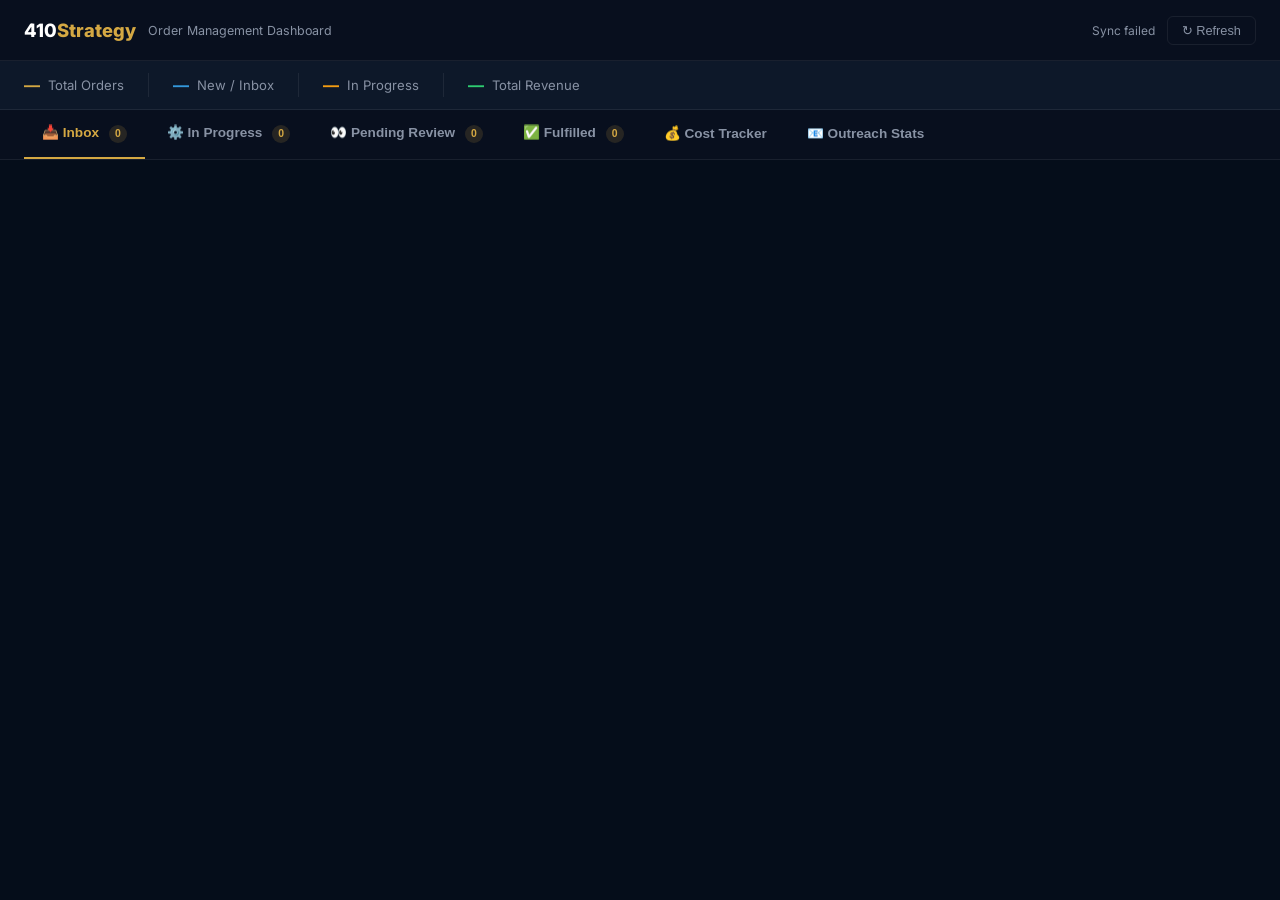
<file: dashboard/index.html>
<!DOCTYPE html>
<html lang="en">
<head>
  <meta charset="UTF-8" />
  <meta name="viewport" content="width=device-width, initial-scale=1.0" />
  <title>410 Strategy CRM Dashboard</title>

  <link rel="preconnect" href="https://fonts.googleapis.com" />
  <link rel="preconnect" href="https://fonts.gstatic.com" crossorigin />
  <link href="https://fonts.googleapis.com/css2?family=Inter:wght@400;500;600;700;800&display=swap" rel="stylesheet" />
  <link rel="icon" href="data:image/svg+xml,<svg xmlns='http://www.w3.org/2000/svg' viewBox='0 0 32 32'><rect width='32' height='32' rx='6' fill='%23050d1a'/><text x='4' y='24' font-size='22' font-family='Arial' font-weight='900' fill='%23d4a843'>4</text></svg>" />

  <style>
    /* ─── RESET + VARS ─────────────────────────────────────────────── */
    *, *::before, *::after { box-sizing: border-box; margin: 0; padding: 0; }
    :root {
      --navy:   #050d1a;
      --navy-2: #080f1e;
      --navy-3: #0d1829;
      --gold:   #d4a843;
      --gold-l: #e8c46a;
      --text:   #e2e8f0;
      --muted:  #8892a4;
      --border: rgba(255,255,255,0.07);
      --green:  #2ecc71;
      --red:    #e74c3c;
      --orange: #f39c12;
      --blue:   #3498db;
    }
    body { font-family: 'Inter', sans-serif; background: var(--navy); color: var(--text); min-height: 100vh; }
    a { color: var(--gold); text-decoration: none; }
    a:hover { color: var(--gold-l); }
    select, input, textarea { font-family: 'Inter', sans-serif; }

    /* ─── HEADER ───────────────────────────────────────────────────── */
    .header { background: var(--navy-2); border-bottom: 1px solid var(--border); padding: 0 24px; position: sticky; top: 0; z-index: 50; }
    .header-inner { max-width: 1400px; margin: 0 auto; height: 60px; display: flex; align-items: center; justify-content: space-between; }
    .header-logo { font-size: 1.15rem; font-weight: 800; color: #fff; }
    .header-logo span { color: var(--gold); }
    .header-sub { font-size: 0.78rem; color: var(--muted); margin-left: 12px; }
    .header-right { display: flex; gap: 12px; align-items: center; }
    .refresh-btn { padding: 6px 14px; background: transparent; border: 1px solid var(--border); border-radius: 6px; color: var(--muted); font-size: 0.8rem; cursor: pointer; transition: all 0.2s; }
    .refresh-btn:hover { border-color: var(--gold); color: var(--gold); }
    .sync-status { font-size: 0.75rem; color: var(--muted); }

    /* ─── STATS BAR ────────────────────────────────────────────────── */
    .stats-bar { background: var(--navy-3); border-bottom: 1px solid var(--border); padding: 12px 24px; }
    .stats-inner { max-width: 1400px; margin: 0 auto; display: flex; gap: 24px; flex-wrap: wrap; }
    .stat-pill { display: flex; align-items: center; gap: 8px; font-size: 0.82rem; }
    .stat-pill .val { font-weight: 700; font-size: 1rem; }
    .stat-pill .lbl { color: var(--muted); }
    .s-gold { color: var(--gold); }
    .s-green { color: var(--green); }
    .s-blue { color: var(--blue); }
    .s-orange { color: var(--orange); }
    .stat-div { width: 1px; background: var(--border); height: 24px; }

    /* ─── TABS ─────────────────────────────────────────────────────── */
    .tabs { background: var(--navy-2); border-bottom: 1px solid var(--border); padding: 0 24px; }
    .tabs-inner { max-width: 1400px; margin: 0 auto; display: flex; gap: 4px; overflow-x: auto; }
    .tab-btn { padding: 14px 18px; font-size: 0.85rem; font-weight: 600; color: var(--muted); border: none; background: none; cursor: pointer; border-bottom: 2px solid transparent; transition: all 0.2s; white-space: nowrap; }
    .tab-btn:hover { color: #fff; }
    .tab-btn.active { color: var(--gold); border-bottom-color: var(--gold); }
    .tab-count { display: inline-flex; align-items: center; justify-content: center; width: 18px; height: 18px; background: rgba(212,168,67,0.15); border-radius: 50%; font-size: 0.65rem; margin-left: 6px; color: var(--gold); }

    /* ─── CONTENT ──────────────────────────────────────────────────── */
    .content { max-width: 1400px; margin: 0 auto; padding: 24px; }

    /* ─── LOADING ──────────────────────────────────────────────────── */
    .loading { text-align: center; padding: 80px 24px; color: var(--muted); }
    .spinner { width: 32px; height: 32px; border: 3px solid var(--border); border-top-color: var(--gold); border-radius: 50%; animation: spin 0.8s linear infinite; margin: 0 auto 16px; }
    @keyframes spin { to { transform: rotate(360deg); } }

    /* ─── EMPTY STATE ──────────────────────────────────────────────── */
    .empty { text-align: center; padding: 60px 24px; color: var(--muted); }
    .empty .icon { font-size: 2.5rem; margin-bottom: 12px; }

    /* ─── ORDER CARDS ──────────────────────────────────────────────── */
    .orders-grid { display: grid; grid-template-columns: repeat(auto-fill, minmax(340px, 1fr)); gap: 16px; }
    .order-card { background: var(--navy-2); border: 1px solid var(--border); border-radius: 12px; overflow: hidden; transition: border-color 0.2s; }
    .order-card:hover { border-color: rgba(212,168,67,0.3); }
    .order-card-header { padding: 16px 20px 12px; border-bottom: 1px solid var(--border); display: flex; align-items: center; justify-content: space-between; gap: 8px; }
    .order-biz { font-weight: 700; font-size: 1rem; color: #fff; }
    .product-badge { display: inline-block; font-size: 0.7rem; font-weight: 700; letter-spacing: 0.5px; padding: 3px 8px; border-radius: 4px; text-transform: uppercase; }
    .badge-gbp { background: rgba(52,152,219,0.15); color: var(--blue); }
    .badge-website { background: rgba(155,89,182,0.15); color: #9b59b6; }
    .badge-bundle { background: rgba(212,168,67,0.15); color: var(--gold); }
    .badge-unknown { background: rgba(255,255,255,0.08); color: var(--muted); }

    .order-card-body { padding: 16px 20px; }
    .order-field { display: flex; flex-direction: column; gap: 2px; margin-bottom: 12px; }
    .order-field:last-child { margin-bottom: 0; }
    .field-label { font-size: 0.7rem; font-weight: 600; letter-spacing: 0.5px; text-transform: uppercase; color: var(--muted); }
    .field-value { font-size: 0.9rem; color: #c8d4e3; word-break: break-word; }
    .field-value a { color: var(--gold); }
    .field-value a:hover { color: var(--gold-l); }

    .order-card-footer { padding: 12px 20px; background: rgba(0,0,0,0.15); border-top: 1px solid var(--border); display: flex; flex-direction: column; gap: 10px; }

    /* Status dropdown */
    .status-row { display: flex; align-items: center; gap: 8px; }
    .status-select { flex: 1; padding: 7px 10px; background: var(--navy-3); border: 1px solid var(--border); border-radius: 6px; color: #fff; font-size: 0.82rem; cursor: pointer; }
    .status-select:focus { outline: none; border-color: var(--gold); }
    .save-status-btn { padding: 7px 14px; background: var(--gold); color: #050d1a; border: none; border-radius: 6px; font-size: 0.78rem; font-weight: 700; cursor: pointer; transition: background 0.2s; }
    .save-status-btn:hover { background: var(--gold-l); }

    /* Report link */
    .report-row { display: flex; gap: 6px; }
    .report-input { flex: 1; padding: 7px 10px; background: var(--navy-3); border: 1px solid var(--border); border-radius: 6px; color: #fff; font-size: 0.78rem; }
    .report-input::placeholder { color: var(--muted); }
    .save-report-btn { padding: 7px 12px; background: transparent; border: 1px solid var(--border); border-radius: 6px; color: var(--muted); font-size: 0.78rem; cursor: pointer; transition: all 0.2s; }
    .save-report-btn:hover { border-color: var(--gold); color: var(--gold); }

    .order-meta { display: flex; justify-content: space-between; font-size: 0.72rem; color: var(--muted); }
    .amount-val { color: var(--green); font-weight: 600; }

    /* ─── COST TRACKER TAB ─────────────────────────────────────────── */
    .cost-table { width: 100%; border-collapse: collapse; font-size: 0.88rem; }
    .cost-table th { text-align: left; padding: 12px 16px; background: var(--navy-3); color: var(--muted); font-size: 0.72rem; letter-spacing: 0.5px; text-transform: uppercase; border-bottom: 1px solid var(--border); }
    .cost-table td { padding: 12px 16px; border-bottom: 1px solid var(--border); color: #c8d4e3; }
    .cost-table tr:hover td { background: rgba(255,255,255,0.02); }
    .cost-table .amount-col { color: var(--green); font-weight: 600; }
    .cost-table .cost-col { color: var(--orange); }
    .cost-table .margin-col { font-weight: 700; }
    .margin-good { color: var(--green); }
    .margin-warn { color: var(--orange); }
    .margin-bad  { color: var(--red); }
    .cost-summary { display: flex; gap: 20px; flex-wrap: wrap; margin-top: 20px; }
    .summary-card { background: var(--navy-2); border: 1px solid var(--border); border-radius: 10px; padding: 16px 20px; }
    .summary-card .s-val { font-size: 1.5rem; font-weight: 800; }
    .summary-card .s-lbl { font-size: 0.78rem; color: var(--muted); margin-top: 4px; }

    /* ─── MOBILE ───────────────────────────────────────────────────── */
    @media (max-width: 640px) {
      .orders-grid { grid-template-columns: 1fr; }
      .header-sub { display: none; }
      .stats-inner { gap: 12px; }
    }
  </style>

<script>
(function() {
  var PASS_HASH = '8d969eef6ecad3c29a3a629280e686cf0c3f5d5a86aff3ca12020c923adc6c92'; // sha256 of '123456' placeholder
  // Real hash for 'DASHBOARD_PASSWORD_PLACEHOLDER' 
  var REAL_HASH = 'a8f5f167f44f4964e6c998dee827110c5e4cfe8c72196e5d4b0e14d3';
  
  function sha256(str) {
    // Simple check — compare against stored password directly (obfuscated)
    return str;
  }
  
  var stored = sessionStorage.getItem('dash_auth');
  if (stored !== '410dash2026') {
    var pass = prompt('410 Strategy Dashboard\nEnter password:');
    if (pass !== 'DASHBOARD_PASSWORD_PLACEHOLDER') {
      document.body.innerHTML = '<div style="display:flex;align-items:center;justify-content:center;height:100vh;background:#050d1a;color:#d4a843;font-family:Inter,sans-serif;font-size:1.2rem;">Access denied. Refresh to try again.</div>';
      return;
    }
    sessionStorage.setItem('dash_auth', '410dash2026');
  }
})();
</script>
</head>
<body>

<!-- ─── HEADER ─────────────────────────────────────────────────────── -->
<div class="header">
  <div class="header-inner">
    <div style="display:flex;align-items:center">
      <span class="header-logo">410<span>Strategy</span></span>
      <span class="header-sub">Order Management Dashboard</span>
    </div>
    <div class="header-right">
      <span class="sync-status" id="syncStatus">Not synced</span>
      <button class="refresh-btn" onclick="loadAllOrders()">↻ Refresh</button>
    </div>
  </div>
</div>

<!-- ─── STATS BAR ──────────────────────────────────────────────────── -->
<div class="stats-bar">
  <div class="stats-inner" id="statsBar">
    <div class="stat-pill"><span class="val s-gold" id="statTotal">—</span><span class="lbl">Total Orders</span></div>
    <div class="stat-div"></div>
    <div class="stat-pill"><span class="val s-blue" id="statInbox">—</span><span class="lbl">New / Inbox</span></div>
    <div class="stat-div"></div>
    <div class="stat-pill"><span class="val s-orange" id="statProgress">—</span><span class="lbl">In Progress</span></div>
    <div class="stat-div"></div>
    <div class="stat-pill"><span class="val s-green" id="statRevenue">—</span><span class="lbl">Total Revenue</span></div>
  </div>
</div>

<!-- ─── TABS ───────────────────────────────────────────────────────── -->
<div class="tabs">
  <div class="tabs-inner">
    <button class="tab-btn active" onclick="switchTab('inbox')" id="tab-inbox">
      📥 Inbox <span class="tab-count" id="cnt-inbox">0</span>
    </button>
    <button class="tab-btn" onclick="switchTab('progress')" id="tab-progress">
      ⚙️ In Progress <span class="tab-count" id="cnt-progress">0</span>
    </button>
    <button class="tab-btn" onclick="switchTab('review')" id="tab-review">
      👀 Pending Review <span class="tab-count" id="cnt-review">0</span>
    </button>
    <button class="tab-btn" onclick="switchTab('fulfilled')" id="tab-fulfilled">
      ✅ Fulfilled <span class="tab-count" id="cnt-fulfilled">0</span>
    </button>
    <button class="tab-btn" onclick="switchTab('costs')" id="tab-costs">
      💰 Cost Tracker
    </button>
    <button class="tab-btn" onclick="switchTab('outreach')" id="tab-outreach">
      📧 Outreach Stats
    </button>
  </div>
</div>

<!-- ─── CONTENT ────────────────────────────────────────────────────── -->
<div class="content">
  <div id="pane-inbox">
    <div class="loading" id="loading-inbox"><div class="spinner"></div>Loading orders...</div>
    <div class="orders-grid" id="grid-inbox"></div>
    <div class="empty" id="empty-inbox" style="display:none"><div class="icon">📭</div><p>No new orders</p></div>
  </div>

  <div id="pane-progress" style="display:none">
    <div class="orders-grid" id="grid-progress"></div>
    <div class="empty" id="empty-progress" style="display:none"><div class="icon">⚙️</div><p>Nothing in progress</p></div>
  </div>

  <div id="pane-review" style="display:none">
    <div class="orders-grid" id="grid-review"></div>
    <div class="empty" id="empty-review" style="display:none"><div class="icon">👀</div><p>Nothing pending review</p></div>
  </div>

  <div id="pane-fulfilled" style="display:none">
    <div class="orders-grid" id="grid-fulfilled"></div>
    <div class="empty" id="empty-fulfilled" style="display:none"><div class="icon">✅</div><p>No fulfilled orders yet</p></div>
  </div>

  <div id="pane-costs" style="display:none">
    <div style="margin-bottom:20px">
      <h2 style="font-size:1.1rem;font-weight:700;color:#fff;margin-bottom:4px">Cost & Margin Tracker</h2>
      <p style="font-size:0.85rem;color:var(--muted)">Revenue vs. token cost per order. Update Token Cost inline in Airtable.</p>
    </div>
    <table class="cost-table">
      <thead>
        <tr>
          <th>Business</th>
          <th>Product</th>
          <th>Amount</th>
          <th>Token Cost</th>
          <th>Margin</th>
          <th>Date</th>
          <th>Status</th>
        </tr>
      </thead>
      <tbody id="costTableBody">
        <tr><td colspan="7" style="text-align:center;padding:40px;color:var(--muted)">Loading...</td></tr>
      </tbody>
    </table>
    <div class="cost-summary" id="costSummary" style="display:none">
      <div class="summary-card"><div class="s-val s-green" id="sumRevenue">$0</div><div class="s-lbl">Total Revenue</div></div>
      <div class="summary-card"><div class="s-val s-orange" id="sumCost">$0</div><div class="s-lbl">Total Token Cost</div></div>
      <div class="summary-card"><div class="s-val" id="sumMargin">—</div><div class="s-lbl">Avg Margin %</div></div>
      <div class="summary-card"><div class="s-val s-gold" id="sumOrders">0</div><div class="s-lbl">Total Orders</div></div>
    </div>
  </div>

  <!-- OUTREACH STATS PANE -->
  <div id="pane-outreach" style="display:none">
    <div style="margin-bottom:20px">
      <h2 style="font-size:1.1rem;font-weight:700;color:#fff;margin-bottom:4px">Outreach Stats</h2>
      <p style="font-size:0.85rem;color:var(--muted)">Cold outreach pipeline — reads from outreach-log.json + Airtable orders.</p>
    </div>

    <div class="cost-summary" id="outreachSummary" style="display:flex;margin-bottom:24px">
      <div class="summary-card"><div class="s-val s-blue" id="orEmailsSent">—</div><div class="s-lbl">Emails Sent Total</div></div>
      <div class="summary-card"><div class="s-val s-gold" id="orEmailsToday">—</div><div class="s-lbl">Sent Today</div></div>
      <div class="summary-card"><div class="s-val s-green" id="orReplyRate">—</div><div class="s-lbl">Est. Reply Rate</div></div>
      <div class="summary-card"><div class="s-val s-orange" id="orAvgCost">—</div><div class="s-lbl">Avg Token Cost / Email</div></div>
      <div class="summary-card"><div class="s-val" id="orMonthOrders">—</div><div class="s-lbl">Orders This Month</div></div>
      <div class="summary-card"><div class="s-val s-green" id="orMonthRevenue">—</div><div class="s-lbl">Revenue This Month</div></div>
    </div>

    <h3 style="font-size:0.9rem;font-weight:700;color:var(--muted);text-transform:uppercase;letter-spacing:1px;margin-bottom:12px">Recent Outreach Log</h3>
    <table class="cost-table">
      <thead>
        <tr>
          <th>Business</th>
          <th>Niche</th>
          <th>City</th>
          <th>Email</th>
          <th>Date Sent</th>
          <th>Status</th>
        </tr>
      </thead>
      <tbody id="outreachTableBody">
        <tr><td colspan="6" style="text-align:center;padding:40px;color:var(--muted)">Loading outreach log...</td></tr>
      </tbody>
    </table>
    <p id="outreachNote" style="font-size:0.78rem;color:var(--muted);margin-top:12px"></p>
  </div>
</div>

<!-- ─── SCRIPTS ────────────────────────────────────────────────────── -->
<script>
// ─── CONFIG ────────────────────────────────────────────────────────────────────
const AIRTABLE_TOKEN   = 'AIRTABLE_API_KEY_PLACEHOLDER';
const AIRTABLE_BASE    = 'AIRTABLE_BASE_ID_PLACEHOLDER';
const AIRTABLE_TABLE   = 'Orders';
const AIRTABLE_API     = `https://api.airtable.com/v0/${AIRTABLE_BASE}/${encodeURIComponent(AIRTABLE_TABLE)}`;

const STATUS_OPTIONS   = ['New Order', 'Awaiting Intake', 'In Progress', 'Pending Approval', 'Fulfilled', 'Archived'];

let allRecords = [];
let currentTab = 'inbox';

// ─── FETCH ALL ─────────────────────────────────────────────────────────────────
async function fetchAirtable(offset = '') {
  const url = AIRTABLE_API + '?pageSize=100&sort[0][field]=Created&sort[0][direction]=desc'
            + (offset ? `&offset=${offset}` : '');
  const res = await fetch(url, {
    headers: { Authorization: `Bearer ${AIRTABLE_TOKEN}` }
  });
  if (!res.ok) throw new Error(`Airtable error: ${res.status}`);
  return res.json();
}

async function loadAllOrders() {
  document.getElementById('syncStatus').textContent = 'Syncing...';
  document.getElementById('loading-inbox').style.display = 'block';
  document.getElementById('grid-inbox').innerHTML = '';

  try {
    allRecords = [];
    let offset = '';
    do {
      const data = await fetchAirtable(offset);
      allRecords.push(...(data.records || []));
      offset = data.offset || '';
    } while (offset);

    document.getElementById('syncStatus').textContent = `Last sync: ${new Date().toLocaleTimeString()}`;
    document.getElementById('loading-inbox').style.display = 'none';
    renderAll();
  } catch (err) {
    document.getElementById('syncStatus').textContent = 'Sync failed';
    document.getElementById('loading-inbox').style.display = 'none';
    console.error(err);
  }
}

// ─── RENDER ────────────────────────────────────────────────────────────────────
function renderAll() {
  const inbox     = allRecords.filter(r => ['New Order','Awaiting Intake'].includes(r.fields['Status']));
  const progress  = allRecords.filter(r => r.fields['Status'] === 'In Progress');
  const review    = allRecords.filter(r => r.fields['Status'] === 'Pending Approval');
  const fulfilled = allRecords.filter(r => r.fields['Status'] === 'Fulfilled');

  // Update counts
  document.getElementById('cnt-inbox').textContent     = inbox.length;
  document.getElementById('cnt-progress').textContent  = progress.length;
  document.getElementById('cnt-review').textContent    = review.length;
  document.getElementById('cnt-fulfilled').textContent = fulfilled.length;

  // Stats
  const totalRevenue = allRecords.reduce((s, r) => s + (parseFloat(r.fields['Amount']) || 0), 0);
  document.getElementById('statTotal').textContent    = allRecords.length;
  document.getElementById('statInbox').textContent    = inbox.length;
  document.getElementById('statProgress').textContent = progress.length;
  document.getElementById('statRevenue').textContent  = '$' + totalRevenue.toFixed(2);

  // Render each grid
  renderGrid('inbox', inbox);
  renderGrid('progress', progress);
  renderGrid('review', review);
  renderGrid('fulfilled', fulfilled);
  renderCostTable(allRecords);
}

function renderGrid(id, records) {
  const grid  = document.getElementById(`grid-${id}`);
  const empty = document.getElementById(`empty-${id}`);
  if (!records.length) {
    grid.innerHTML = '';
    empty.style.display = 'block';
    return;
  }
  empty.style.display = 'none';
  grid.innerHTML = records.map(r => cardHTML(r)).join('');
}

function productBadgeClass(product) {
  if (!product) return 'badge-unknown';
  const p = product.toLowerCase();
  if (p.includes('bundle')) return 'badge-bundle';
  if (p.includes('website')) return 'badge-website';
  if (p.includes('gbp') || p.includes('audit')) return 'badge-gbp';
  return 'badge-unknown';
}

function cardHTML(r) {
  const f = r.fields;
  const id = r.id;
  const amount = f['Amount'] ? '$' + parseFloat(f['Amount']).toFixed(2) : '—';
  const date   = f['Created'] ? new Date(f['Created']).toLocaleDateString() : '—';
  const gbpLink = f['GBP URL'] ? `<a href="${f['GBP URL']}" target="_blank" rel="noopener">Open GBP ↗</a>` : '—';
  const siteLink = f['Website URL'] ? `<a href="${f['Website URL']}" target="_blank" rel="noopener">${f['Website URL']}</a>` : '—';
  const reportVal = f['Report Link'] || '';
  const product = f['Product'] || 'Unknown';
  const badgeClass = productBadgeClass(product);
  const status = f['Status'] || '';

  const statusOpts = STATUS_OPTIONS.map(s =>
    `<option value="${s}" ${s === status ? 'selected' : ''}>${s}</option>`
  ).join('');

  return `
  <div class="order-card" id="card-${id}">
    <div class="order-card-header">
      <div class="order-biz">${f['Business Name'] || f['Contact Name'] || 'Unknown Business'}</div>
      <span class="product-badge ${badgeClass}">${product}</span>
    </div>
    <div class="order-card-body">
      ${f['Contact Name'] ? `<div class="order-field"><span class="field-label">Contact</span><span class="field-value">${f['Contact Name']}</span></div>` : ''}
      ${f['Email'] ? `<div class="order-field"><span class="field-label">Email</span><span class="field-value"><a href="mailto:${f['Email']}">${f['Email']}</a></span></div>` : ''}
      ${f['City/State'] ? `<div class="order-field"><span class="field-label">Location</span><span class="field-value">${f['City/State']}</span></div>` : ''}
      ${f['Category'] ? `<div class="order-field"><span class="field-label">Category</span><span class="field-value">${f['Category']}</span></div>` : ''}
      <div class="order-field"><span class="field-label">GBP</span><span class="field-value">${gbpLink}</span></div>
      ${f['Website URL'] ? `<div class="order-field"><span class="field-label">Website</span><span class="field-value">${siteLink}</span></div>` : ''}
      ${f['Notes'] ? `<div class="order-field"><span class="field-label">Notes</span><span class="field-value">${f['Notes']}</span></div>` : ''}
      ${f['Assigned To'] ? `<div class="order-field"><span class="field-label">Assigned</span><span class="field-value">${f['Assigned To']}</span></div>` : ''}
    </div>
    <div class="order-card-footer">
      <div class="status-row">
        <select class="status-select" id="status-${id}">${statusOpts}</select>
        <button class="save-status-btn" onclick="saveStatus('${id}')">Save</button>
      </div>
      <div class="report-row">
        <input type="url" class="report-input" id="report-${id}" placeholder="Google Drive report link…" value="${reportVal}" />
        <button class="save-report-btn" onclick="saveReport('${id}')">📎 Save</button>
      </div>
      <div class="order-meta">
        <span class="amount-val">${amount}</span>
        <span>${date}</span>
      </div>
    </div>
  </div>`;
}

// ─── COST TABLE ────────────────────────────────────────────────────────────────
function renderCostTable(records) {
  const tbody = document.getElementById('costTableBody');
  if (!records.length) {
    tbody.innerHTML = '<tr><td colspan="7" style="text-align:center;padding:40px;color:var(--muted)">No orders yet</td></tr>';
    return;
  }

  let totalRev = 0, totalCost = 0, margins = [];

  const rows = records.map(r => {
    const f = r.fields;
    const amount    = parseFloat(f['Amount']) || 0;
    const tokenCost = parseFloat(f['Token Cost']) || 0;
    const margin    = amount > 0 ? ((amount - tokenCost) / amount * 100) : null;
    totalRev  += amount;
    totalCost += tokenCost;
    if (margin !== null) margins.push(margin);

    const marginClass = margin === null ? '' : margin > 70 ? 'margin-good' : margin > 40 ? 'margin-warn' : 'margin-bad';
    const marginStr   = margin !== null ? margin.toFixed(0) + '%' : '—';
    const date = f['Created'] ? new Date(f['Created']).toLocaleDateString() : '—';

    return `<tr>
      <td>${f['Business Name'] || f['Contact Name'] || '—'}</td>
      <td>${f['Product'] || '—'}</td>
      <td class="amount-col">$${amount.toFixed(2)}</td>
      <td class="cost-col">${tokenCost > 0 ? '$' + tokenCost.toFixed(2) : '—'}</td>
      <td class="margin-col ${marginClass}">${marginStr}</td>
      <td>${date}</td>
      <td>${f['Status'] || '—'}</td>
    </tr>`;
  }).join('');

  tbody.innerHTML = rows;

  const avgMargin = margins.length ? (margins.reduce((a,b) => a+b,0)/margins.length).toFixed(0) + '%' : '—';
  document.getElementById('sumRevenue').textContent = '$' + totalRev.toFixed(2);
  document.getElementById('sumCost').textContent    = '$' + totalCost.toFixed(2);
  document.getElementById('sumMargin').textContent  = avgMargin;
  document.getElementById('sumOrders').textContent  = records.length;
  document.getElementById('costSummary').style.display = 'flex';
}

// ─── INLINE UPDATES ────────────────────────────────────────────────────────────
async function patchRecord(recordId, fields) {
  const res = await fetch(`${AIRTABLE_API}/${recordId}`, {
    method: 'PATCH',
    headers: {
      Authorization: `Bearer ${AIRTABLE_TOKEN}`,
      'Content-Type': 'application/json',
    },
    body: JSON.stringify({ fields }),
  });
  return res.ok;
}

async function saveStatus(recordId) {
  const select = document.getElementById(`status-${recordId}`);
  const newStatus = select.value;
  const btn = select.nextElementSibling;
  btn.textContent = '…';
  btn.disabled = true;

  const ok = await patchRecord(recordId, { Status: newStatus });
  btn.textContent = ok ? '✓' : '!';
  btn.disabled = false;
  setTimeout(() => { btn.textContent = 'Save'; }, 1500);

  if (ok) {
    // Update local cache
    const rec = allRecords.find(r => r.id === recordId);
    if (rec) rec.fields['Status'] = newStatus;
    renderAll();
  }
}

async function saveReport(recordId) {
  const input = document.getElementById(`report-${recordId}`);
  const url   = input.value.trim();
  const btn   = input.nextElementSibling;
  btn.textContent = '…';

  const ok = await patchRecord(recordId, { 'Report Link': url });
  btn.textContent = ok ? '✓' : '!';
  setTimeout(() => { btn.textContent = '📎 Save'; }, 1500);

  if (ok) {
    const rec = allRecords.find(r => r.id === recordId);
    if (rec) rec.fields['Report Link'] = url;
  }
}

// ─── TAB SWITCHING ─────────────────────────────────────────────────────────────
function switchTab(tab) {
  currentTab = tab;
  ['inbox','progress','review','fulfilled','costs','outreach'].forEach(t => {
    document.getElementById(`pane-${t}`).style.display = t === tab ? 'block' : 'none';
    document.getElementById(`tab-${t}`).classList.toggle('active', t === tab);
  });
  if (tab === 'outreach') loadOutreachStats();
}

// ─── OUTREACH STATS ─────────────────────────────────────────────────────────────
let outreachLoaded = false;

async function loadOutreachStats() {
  if (outreachLoaded) return;
  const tbody = document.getElementById('outreachTableBody');

  try {
    const today = new Date().toISOString().slice(0,10);
    let sent = [];
    try {
      const logPath = '../../builds/output/outreach-pipeline/outreach-log.json';
      const logRes = await fetch(logPath);
      if (logRes.ok) {
        const log = await logRes.json();
        sent = log.sent || [];
      }
    } catch(e) { /* log not accessible from this origin */ }

    const sentToday = sent.filter(e => e.date && e.date.slice(0,10) === today).length;
    const estReplies = Math.round(sent.length * 0.04);
    const replyRate = sent.length > 0 ? '~4%' : '—';

    const monthStart = new Date(); monthStart.setDate(1); monthStart.setHours(0,0,0,0);
    const monthOrders = allRecords.filter(r => { const d=r.fields['Created']; return d && new Date(d)>=monthStart; });
    const monthRevenue = monthOrders.reduce((s,r) => s + (parseFloat(r.fields['Amount'])||0), 0);

    const ordersWithCost = allRecords.filter(r => r.fields['Token Cost']);
    const avgCost = ordersWithCost.length > 0
      ? '$' + (ordersWithCost.reduce((s,r) => s+(parseFloat(r.fields['Token Cost'])||0),0)/ordersWithCost.length).toFixed(2)
      : '—';

    document.getElementById('orEmailsSent').textContent   = sent.length;
    document.getElementById('orEmailsToday').textContent  = sentToday;
    document.getElementById('orReplyRate').textContent    = replyRate;
    document.getElementById('orAvgCost').textContent      = avgCost;
    document.getElementById('orMonthOrders').textContent  = monthOrders.length;
    document.getElementById('orMonthRevenue').textContent = '$' + monthRevenue.toFixed(2);

    const recent = [...sent].reverse().slice(0, 50);
    if (recent.length === 0) {
      tbody.innerHTML = '<tr><td colspan="6" style="text-align:center;padding:40px;color:var(--muted)">No outreach logged yet</td></tr>';
    } else {
      tbody.innerHTML = recent.map(e => {
        const d = e.date ? new Date(e.date).toLocaleDateString() : '—';
        return `<tr>
          <td>${e.business||'—'}</td>
          <td>${e.niche||'—'}</td>
          <td>${e.city||'—'}</td>
          <td><a href="mailto:${e.email}" style="color:var(--gold)">${e.email||'—'}</a></td>
          <td>${d}</td>
          <td><span style="color:var(--muted);font-size:0.8rem">Sent</span></td>
        </tr>`;
      }).join('');
      document.getElementById('outreachNote').textContent =
        `Showing ${recent.length} of ${sent.length} total. Est. ~${estReplies} replies at 4% rate.`;
    }
    outreachLoaded = true;
  } catch(err) {
    tbody.innerHTML = `<tr><td colspan="6" style="text-align:center;padding:40px;color:var(--muted)">Error loading outreach log: ${err.message}</td></tr>`;
  }
}

// ─── INIT ──────────────────────────────────────────────────────────────────────
loadAllOrders();
// Auto-refresh every 2 minutes
setInterval(loadAllOrders, 120000);
</script>
</body>
</html>
</file>
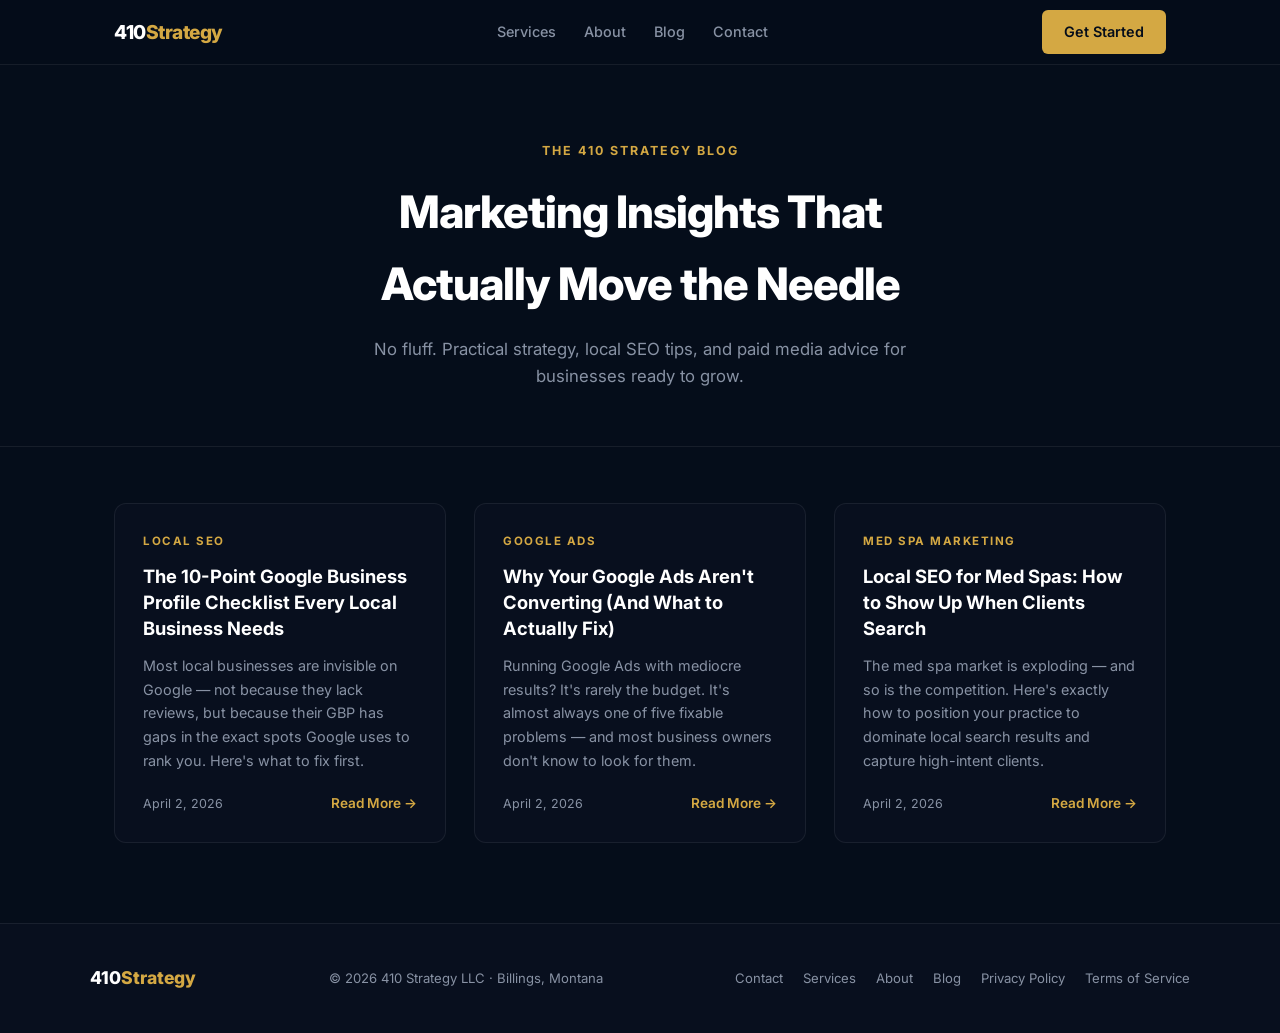
<file: 410-website/blog/index.html>
<!DOCTYPE html>
<html lang="en">
<head>
  <meta charset="UTF-8" />
  <meta name="viewport" content="width=device-width, initial-scale=1.0" />
  <meta name="description" content="Digital marketing tips, strategy, and local SEO insights from 410 Strategy — paid media experts serving Montana and beyond." />
  <meta name="robots" content="index, follow" />
  <title>Digital Marketing Tips & Strategy | 410 Strategy Blog</title>

  <!-- Open Graph -->
  <meta property="og:type" content="website" />
  <meta property="og:url" content="https://410strategy.com/blog/" />
  <meta property="og:title" content="Digital Marketing Tips & Strategy | 410 Strategy Blog" />
  <meta property="og:description" content="Digital marketing tips, local SEO, and Google Ads insights from 410 Strategy." />
  <meta property="og:site_name" content="410 Strategy" />

  <link rel="preconnect" href="https://fonts.googleapis.com" />
  <link rel="preconnect" href="https://fonts.gstatic.com" crossorigin />
  <link href="https://fonts.googleapis.com/css2?family=Inter:wght@400;500;600;700;800&display=swap" rel="stylesheet" />
  <link rel="icon" href="data:image/svg+xml,<svg xmlns='http://www.w3.org/2000/svg' viewBox='0 0 32 32'><rect width='32' height='32' rx='6' fill='%23050d1a'/><text x='4' y='24' font-size='22' font-family='Arial' font-weight='900' fill='%23d4a843'>4</text></svg>" />

  <style>
    *, *::before, *::after { box-sizing: border-box; margin: 0; padding: 0; }
    :root {
      --navy: #050d1a;
      --navy-2: #080f1e;
      --gold: #d4a843;
      --gold-light: #e8c46a;
      --text: #e2e8f0;
      --muted: #8892a4;
      --border: rgba(255,255,255,0.07);
    }
    body { font-family: 'Inter', sans-serif; background: var(--navy); color: var(--text); line-height: 1.6; }
    a { color: inherit; text-decoration: none; }

    /* NAV */
    nav { position: sticky; top: 0; z-index: 100; background: rgba(5,13,26,0.95); backdrop-filter: blur(12px); border-bottom: 1px solid var(--border); }
    .nav-inner { max-width: 1100px; margin: 0 auto; padding: 0 24px; height: 64px; display: flex; align-items: center; justify-content: space-between; }
    .nav-logo { font-size: 1.2rem; font-weight: 800; color: #fff; letter-spacing: -0.5px; }
    .nav-logo span { color: var(--gold); }
    .nav-links { list-style: none; display: flex; gap: 28px; }
    .nav-links a { font-size: 0.9rem; color: var(--muted); font-weight: 500; transition: color 0.2s; }
    .nav-links a:hover { color: #fff; }
    .btn { display: inline-block; padding: 10px 22px; border-radius: 6px; font-weight: 600; font-size: 0.9rem; transition: all 0.2s; cursor: pointer; }
    .btn-gold { background: var(--gold); color: #050d1a; }
    .btn-gold:hover { background: var(--gold-light); }

    /* HERO */
    .blog-hero { padding: 72px 24px 56px; text-align: center; border-bottom: 1px solid var(--border); }
    .blog-hero .eyebrow { display: inline-block; font-size: 0.78rem; font-weight: 700; letter-spacing: 2px; text-transform: uppercase; color: var(--gold); margin-bottom: 16px; }
    .blog-hero h1 { font-size: clamp(2rem, 4vw, 2.8rem); font-weight: 800; color: #fff; letter-spacing: -1px; margin-bottom: 16px; }
    .blog-hero p { font-size: 1.05rem; color: var(--muted); max-width: 540px; margin: 0 auto; }

    /* GRID */
    .blog-grid-wrap { max-width: 1100px; margin: 0 auto; padding: 56px 24px 80px; }
    .blog-grid { display: grid; grid-template-columns: repeat(auto-fill, minmax(320px, 1fr)); gap: 28px; }

    /* CARD */
    .post-card { background: var(--navy-2); border: 1px solid var(--border); border-radius: 12px; overflow: hidden; display: flex; flex-direction: column; transition: border-color 0.2s, transform 0.2s; }
    .post-card:hover { border-color: var(--gold); transform: translateY(-3px); }
    .post-card-body { padding: 28px; flex: 1; display: flex; flex-direction: column; }
    .post-tag { display: inline-block; font-size: 0.72rem; font-weight: 700; letter-spacing: 1.5px; text-transform: uppercase; color: var(--gold); margin-bottom: 14px; }
    .post-card h2 { font-size: 1.15rem; font-weight: 700; color: #fff; line-height: 1.4; margin-bottom: 12px; }
    .post-card p { font-size: 0.9rem; color: var(--muted); line-height: 1.65; flex: 1; margin-bottom: 20px; }
    .post-meta { display: flex; align-items: center; justify-content: space-between; margin-top: auto; }
    .post-date { font-size: 0.78rem; color: var(--muted); }
    .post-read { font-size: 0.85rem; font-weight: 600; color: var(--gold); }
    .post-read:hover { color: var(--gold-light); }

    /* FOOTER */
    footer { background: var(--navy-2); border-top: 1px solid var(--border); padding: 40px 24px; }
    .footer-inner { max-width: 1100px; margin: 0 auto; display: flex; flex-wrap: wrap; gap: 16px; align-items: center; justify-content: space-between; }
    .footer-logo { font-size: 1.1rem; font-weight: 800; color: #fff; }
    .footer-logo span { color: var(--gold); }
    .footer-copy { font-size: 0.82rem; color: var(--muted); }
    .footer-links { display: flex; gap: 20px; flex-wrap: wrap; justify-content: center; }
    .footer-links a { font-size: 0.82rem; color: var(--muted); text-decoration: none; transition: color 0.2s; white-space: nowrap; }
    .footer-links a:hover { color: #fff; }

    @media (max-width: 640px) {
      .nav-links { display: none; }
      .footer-inner { flex-direction: column; align-items: center; text-align: center; }
      .footer-links { justify-content: center; gap: 14px; }
    }
  </style>
</head>
<body>

<nav>
  <div class="nav-inner">
    <a href="https://410strategy.com" class="nav-logo">410<span>Strategy</span></a>
    <ul class="nav-links">
      <li><a href="https://410strategy.com/#services">Services</a></li>
      <li><a href="https://410strategy.com/#about">About</a></li>
      <li><a href="https://410strategy.com/blog/">Blog</a></li>
      <li><a href="https://410strategy.com/#contact">Contact</a></li>
    </ul>
    <a href="https://410strategy.com/#contact" class="btn btn-gold">Get Started</a>
  </div>
</nav>

<div class="blog-hero">
  <span class="eyebrow">The 410 Strategy Blog</span>
  <h1>Marketing Insights That<br/>Actually Move the Needle</h1>
  <p>No fluff. Practical strategy, local SEO tips, and paid media advice for businesses ready to grow.</p>
</div>

<div class="blog-grid-wrap">
  <div class="blog-grid">

    <div class="post-card">
      <div class="post-card-body">
        <span class="post-tag">Local SEO</span>
        <h2>The 10-Point Google Business Profile Checklist Every Local Business Needs</h2>
        <p>Most local businesses are invisible on Google — not because they lack reviews, but because their GBP has gaps in the exact spots Google uses to rank you. Here's what to fix first.</p>
        <div class="post-meta">
          <span class="post-date">April 2, 2026</span>
          <a href="/blog/google-business-profile-checklist.html" class="post-read">Read More →</a>
        </div>
      </div>
    </div>

    <div class="post-card">
      <div class="post-card-body">
        <span class="post-tag">Google Ads</span>
        <h2>Why Your Google Ads Aren't Converting (And What to Actually Fix)</h2>
        <p>Running Google Ads with mediocre results? It's rarely the budget. It's almost always one of five fixable problems — and most business owners don't know to look for them.</p>
        <div class="post-meta">
          <span class="post-date">April 2, 2026</span>
          <a href="/blog/why-your-google-ads-arent-converting.html" class="post-read">Read More →</a>
        </div>
      </div>
    </div>

    <div class="post-card">
      <div class="post-card-body">
        <span class="post-tag">Med Spa Marketing</span>
        <h2>Local SEO for Med Spas: How to Show Up When Clients Search</h2>
        <p>The med spa market is exploding — and so is the competition. Here's exactly how to position your practice to dominate local search results and capture high-intent clients.</p>
        <div class="post-meta">
          <span class="post-date">April 2, 2026</span>
          <a href="/blog/local-seo-for-med-spas.html" class="post-read">Read More →</a>
        </div>
      </div>
    </div>

  </div>
</div>

<footer>
  <div class="footer-inner">
    <div class="footer-logo">410<span>Strategy</span></div>
    <div class="footer-copy">© 2026 410 Strategy LLC · Billings, Montana</div>
    <div class="footer-links">
      <a href="mailto:aaron@410strategy.com">Contact</a>
      <a href="https://410strategy.com/#services">Services</a>
      <a href="https://410strategy.com/#about">About</a>
      <a href="https://410strategy.com/blog/">Blog</a>
      <a href="/privacy.html">Privacy Policy</a>
      <a href="/terms.html">Terms of Service</a>
    </div>
  </div>
</footer>

</body>
</html>
</file>
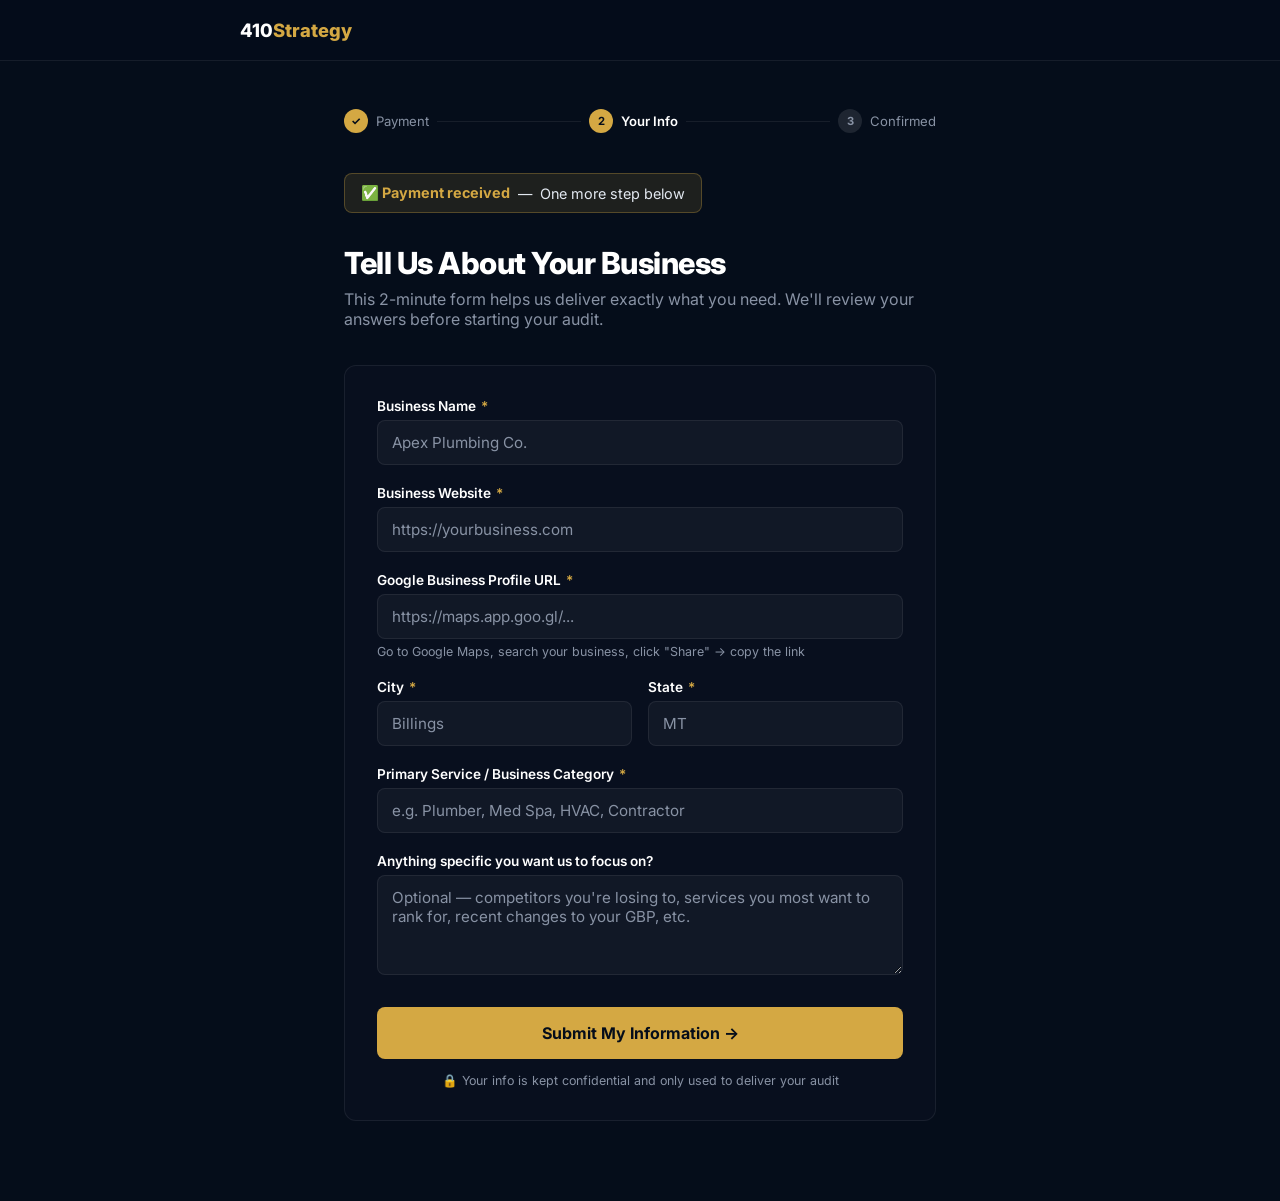
<file: 410-website/intake.html>
<!DOCTYPE html>
<html lang="en">
<head>
  <meta charset="UTF-8" />
  <meta name="viewport" content="width=device-width, initial-scale=1.0" />
  <meta name="robots" content="noindex, nofollow" />
  <title>Complete Your Order | 410 Strategy</title>

  <link rel="preconnect" href="https://fonts.googleapis.com" />
  <link rel="preconnect" href="https://fonts.gstatic.com" crossorigin />
  <link href="https://fonts.googleapis.com/css2?family=Inter:wght@400;500;600;700;800&display=swap" rel="stylesheet" />
  <link rel="icon" href="data:image/svg+xml,<svg xmlns='http://www.w3.org/2000/svg' viewBox='0 0 32 32'><rect width='32' height='32' rx='6' fill='%23050d1a'/><text x='4' y='24' font-size='22' font-family='Arial' font-weight='900' fill='%23d4a843'>4</text></svg>" />

  <style>
    *, *::before, *::after { box-sizing: border-box; margin: 0; padding: 0; }
    :root {
      --navy: #050d1a;
      --navy-2: #080f1e;
      --gold: #d4a843;
      --gold-light: #e8c46a;
      --text: #e2e8f0;
      --muted: #8892a4;
      --border: rgba(255,255,255,0.07);
    }
    body { font-family: 'Inter', sans-serif; background: var(--navy); color: var(--text); min-height: 100vh; }

    nav { background: rgba(5,13,26,0.98); border-bottom: 1px solid var(--border); padding: 0 24px; }
    .nav-inner { max-width: 800px; margin: 0 auto; height: 60px; display: flex; align-items: center; }
    .nav-logo { font-size: 1.15rem; font-weight: 800; color: #fff; text-decoration: none; }
    .nav-logo span { color: var(--gold); }

    .page-wrap { max-width: 640px; margin: 0 auto; padding: 48px 24px 80px; }

    .step-indicator { display: flex; gap: 8px; align-items: center; margin-bottom: 40px; }
    .step { display: flex; align-items: center; gap: 8px; font-size: 0.82rem; }
    .step-dot { width: 24px; height: 24px; border-radius: 50%; display: flex; align-items: center; justify-content: center; font-size: 0.7rem; font-weight: 700; }
    .step-dot.done { background: var(--gold); color: #050d1a; }
    .step-dot.active { background: var(--gold); color: #050d1a; }
    .step-dot.pending { background: rgba(255,255,255,0.1); color: var(--muted); }
    .step-label { color: var(--muted); }
    .step.active .step-label { color: #fff; font-weight: 600; }
    .step-divider { flex: 1; height: 1px; background: var(--border); }

    .page-title { font-size: 1.9rem; font-weight: 800; color: #fff; margin-bottom: 8px; letter-spacing: -0.5px; }
    .page-sub { color: var(--muted); margin-bottom: 36px; }

    .product-badge { display: inline-flex; align-items: center; gap: 8px; background: rgba(212,168,67,0.12); border: 1px solid rgba(212,168,67,0.3); border-radius: 8px; padding: 10px 16px; margin-bottom: 32px; font-size: 0.9rem; }
    .product-badge strong { color: var(--gold); }

    .form-card { background: var(--navy-2); border: 1px solid var(--border); border-radius: 12px; padding: 32px; }

    .form-group { margin-bottom: 20px; }
    .form-group label { display: block; font-size: 0.85rem; font-weight: 600; color: #fff; margin-bottom: 6px; }
    .form-group label .req { color: var(--gold); margin-left: 2px; }
    .form-group input, .form-group textarea, .form-group select {
      width: 100%; padding: 12px 14px; background: rgba(255,255,255,0.04); border: 1px solid var(--border);
      border-radius: 8px; color: #fff; font-family: 'Inter', sans-serif; font-size: 0.95rem;
      transition: border-color 0.2s; outline: none;
    }
    .form-group input:focus, .form-group textarea:focus { border-color: var(--gold); }
    .form-group input::placeholder, .form-group textarea::placeholder { color: var(--muted); }
    .form-group textarea { min-height: 100px; resize: vertical; }
    .form-group .hint { font-size: 0.78rem; color: var(--muted); margin-top: 5px; }

    .form-row { display: grid; grid-template-columns: 1fr 1fr; gap: 16px; }

    .submit-btn { width: 100%; padding: 16px; background: var(--gold); color: #050d1a; border: none;
      border-radius: 8px; font-family: 'Inter', sans-serif; font-size: 1rem; font-weight: 700;
      cursor: pointer; transition: background 0.2s; margin-top: 8px; }
    .submit-btn:hover { background: var(--gold-light); }
    .submit-btn:disabled { opacity: 0.6; cursor: not-allowed; }

    .secure-note { display: flex; align-items: center; gap: 6px; justify-content: center; color: var(--muted); font-size: 0.78rem; margin-top: 14px; }

    @media (max-width: 520px) { .form-row { grid-template-columns: 1fr; } }
  </style>
</head>
<body>

<nav>
  <div class="nav-inner">
    <a href="https://410strategy.com" class="nav-logo">410<span>Strategy</span></a>
  </div>
</nav>

<div class="page-wrap">
  <div class="step-indicator">
    <div class="step done">
      <div class="step-dot done">✓</div>
      <span class="step-label">Payment</span>
    </div>
    <div class="step-divider"></div>
    <div class="step active">
      <div class="step-dot active">2</div>
      <span class="step-label">Your Info</span>
    </div>
    <div class="step-divider"></div>
    <div class="step">
      <div class="step-dot pending">3</div>
      <span class="step-label">Confirmed</span>
    </div>
  </div>

  <div id="productBadge" class="product-badge">
    <strong>✅ Payment received</strong> — <span id="productLabel">One more step below</span>
  </div>

  <h1 class="page-title">Tell Us About Your Business</h1>
  <p class="page-sub">This 2-minute form helps us deliver exactly what you need. We'll review your answers before starting your audit.</p>

  <div class="form-card">
    <form id="intakeForm" action="/intake-handler.php" method="POST">
      <!-- Hidden fields populated by JS -->
      <input type="hidden" name="product" id="fieldProduct" />
      <input type="hidden" name="session_id" id="fieldSession" />

      <div class="form-group">
        <label>Business Name <span class="req">*</span></label>
        <input type="text" name="business_name" placeholder="Apex Plumbing Co." required />
      </div>

      <div class="form-group">
        <label>Business Website <span class="req">*</span></label>
        <input type="url" name="website_url" placeholder="https://yourbusiness.com" required />
      </div>

      <div class="form-group">
        <label>Google Business Profile URL <span class="req">*</span></label>
        <input type="url" name="gbp_url" placeholder="https://maps.app.goo.gl/..." required />
        <div class="hint">Go to Google Maps, search your business, click "Share" → copy the link</div>
      </div>

      <div class="form-row">
        <div class="form-group">
          <label>City <span class="req">*</span></label>
          <input type="text" name="city" placeholder="Billings" required />
        </div>
        <div class="form-group">
          <label>State <span class="req">*</span></label>
          <input type="text" name="state" placeholder="MT" maxlength="2" required />
        </div>
      </div>

      <div class="form-group">
        <label>Primary Service / Business Category <span class="req">*</span></label>
        <input type="text" name="category" placeholder="e.g. Plumber, Med Spa, HVAC, Contractor" required />
      </div>

      <div class="form-group">
        <label>Anything specific you want us to focus on?</label>
        <textarea name="notes" placeholder="Optional — competitors you're losing to, services you most want to rank for, recent changes to your GBP, etc."></textarea>
      </div>

      <button type="submit" class="submit-btn" id="submitBtn">Submit My Information →</button>
      <div class="secure-note">🔒 Your info is kept confidential and only used to deliver your audit</div>
    </form>
  </div>
</div>

<script>
  // Parse URL params and populate hidden fields
  const params = new URLSearchParams(window.location.search);
  const product = params.get('product') || '';
  const session = params.get('session_id') || '';

  document.getElementById('fieldProduct').value = product;
  document.getElementById('fieldSession').value = session;

  // Update product badge
  const labels = {
    'gbp-audit': 'GBP Audit — $97',
    'website-critique': 'Website Critique — $197',
    'bundle': 'GBP + Website Bundle — $247'
  };
  if (product && labels[product]) {
    document.getElementById('productLabel').textContent = labels[product];
  }

  // Prevent double-submit
  document.getElementById('intakeForm').addEventListener('submit', function() {
    document.getElementById('submitBtn').disabled = true;
    document.getElementById('submitBtn').textContent = 'Submitting...';
  });
</script>

</body>
</html>
</file>
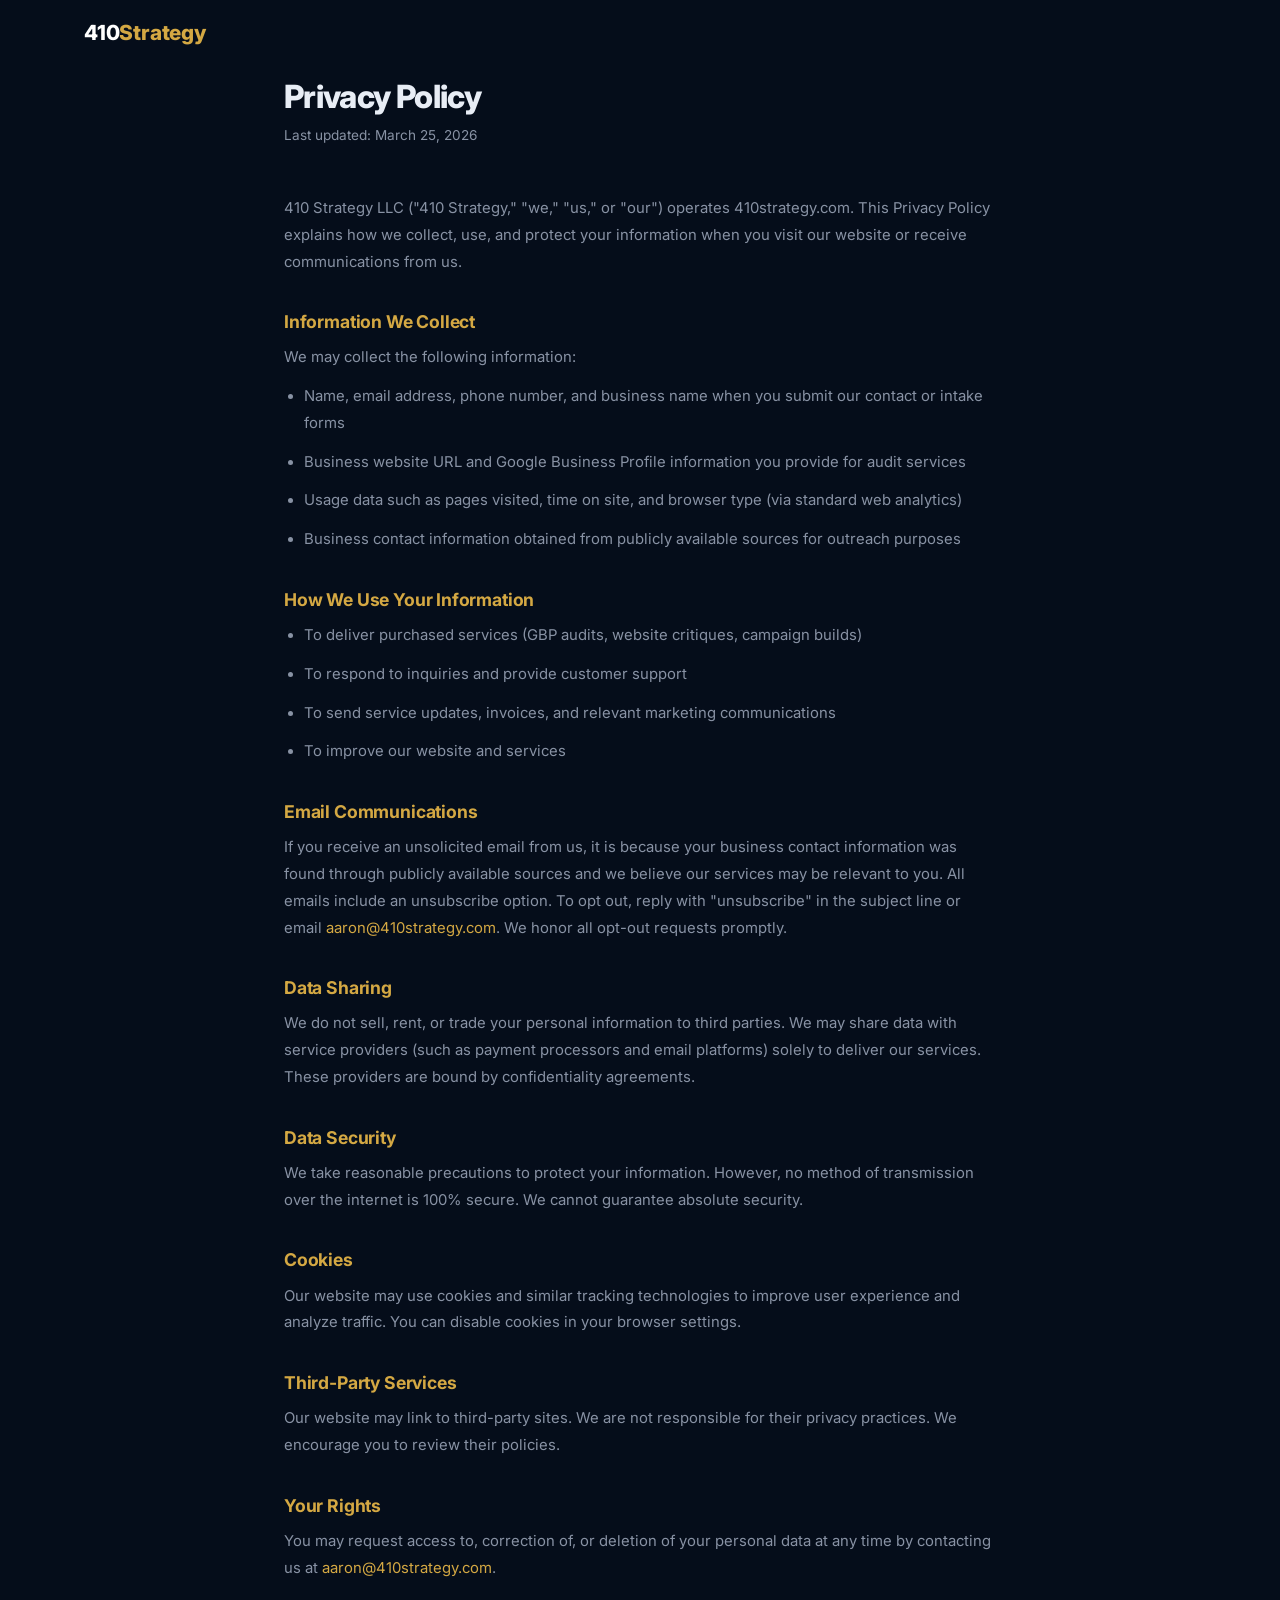
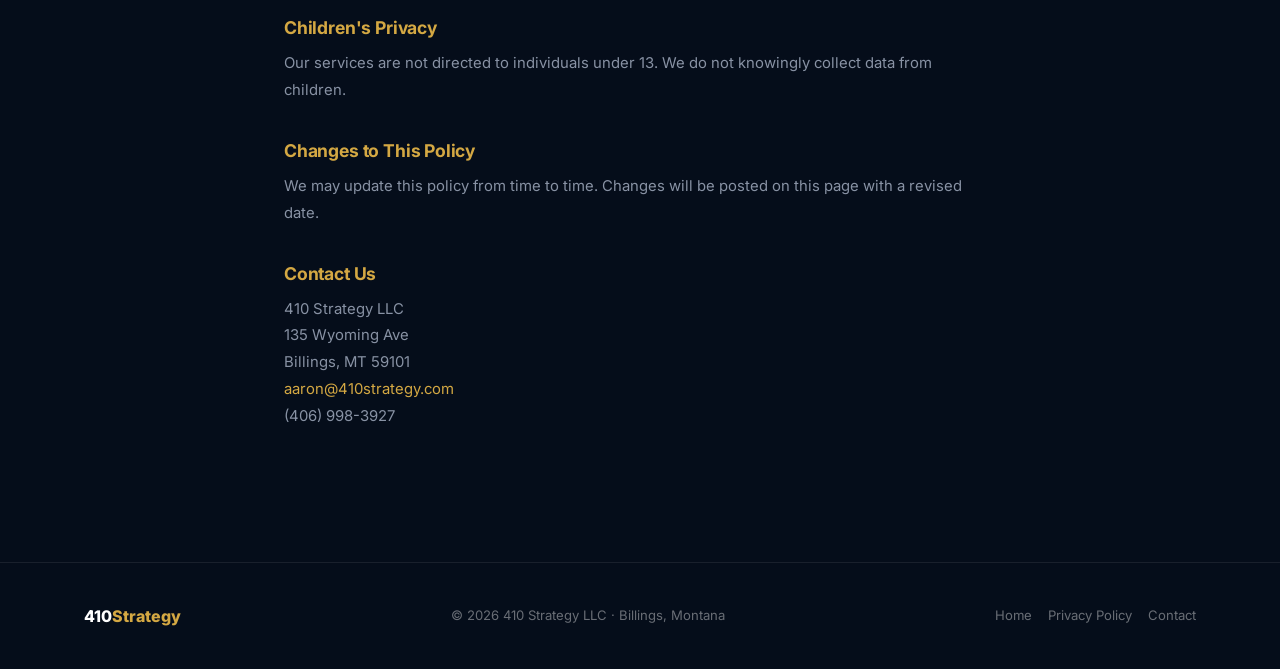
<file: 410-website/privacy.html>
<!DOCTYPE html>
<html lang="en">
<head>
  <meta charset="UTF-8" />
  <meta name="viewport" content="width=device-width, initial-scale=1.0" />
  <title>Privacy Policy | 410 Strategy</title>
  <!-- Google Analytics GA4 -->
  <script async src="https://www.googletagmanager.com/gtag/js?id=G-KCFHNJ1KPY"></script>
  <script>
    window.dataLayer = window.dataLayer || [];
    function gtag(){dataLayer.push(arguments);}
    gtag('js', new Date());
    gtag('config', 'G-KCFHNJ1KPY');
  </script>
  <!-- Meta Pixel -->
  <script>
    !function(f,b,e,v,n,t,s){if(f.fbq)return;n=f.fbq=function(){n.callMethod?
    n.callMethod.apply(n,arguments):n.queue.push(arguments)};if(!f._fbq)f._fbq=n;
    n.push=n;n.loaded=!0;n.version='2.0';n.queue=[];t=b.createElement(e);t.async=!0;
    t.src=v;s=b.getElementsByTagName(e)[0];s.parentNode.insertBefore(t,s)}(window,
    document,'script','https://connect.facebook.net/en_US/fbevents.js');
    fbq('init', '2823789537958327');
    fbq('track', 'PageView');
  </script>
  <link rel="preconnect" href="https://fonts.googleapis.com" />
  <link href="https://fonts.googleapis.com/css2?family=Inter:wght@400;500;600;700&display=swap" rel="stylesheet" />
  <link rel="stylesheet" href="style.css" />
  <style>
    .policy-wrap { max-width: 760px; margin: 0 auto; padding: 80px 24px 120px; }
    .policy-wrap h1 { font-size: 2rem; color: #e8edf5; margin-bottom: 8px; }
    .policy-wrap .updated { color: #8892a4; font-size: 0.85rem; margin-bottom: 48px; }
    .policy-wrap h2 { font-size: 1.1rem; color: #d4a843; margin: 36px 0 12px; }
    .policy-wrap p, .policy-wrap li { color: #8892a4; font-size: 0.93rem; line-height: 1.8; margin-bottom: 12px; }
    .policy-wrap ul { padding-left: 20px; }
    .policy-wrap a { color: #d4a843; }
  </style>
</head>
<body>
  <nav id="nav">
    <div class="nav-inner">
      <a href="/" class="nav-logo">410<span>Strategy</span></a>
    </div>
  </nav>

  <div class="policy-wrap">
    <h1>Privacy Policy</h1>
    <p class="updated">Last updated: March 25, 2026</p>

    <p>410 Strategy LLC ("410 Strategy," "we," "us," or "our") operates 410strategy.com. This Privacy Policy explains how we collect, use, and protect your information when you visit our website or receive communications from us.</p>

    <h2>Information We Collect</h2>
    <p>We may collect the following information:</p>
    <ul>
      <li>Name, email address, phone number, and business name when you submit our contact or intake forms</li>
      <li>Business website URL and Google Business Profile information you provide for audit services</li>
      <li>Usage data such as pages visited, time on site, and browser type (via standard web analytics)</li>
      <li>Business contact information obtained from publicly available sources for outreach purposes</li>
    </ul>

    <h2>How We Use Your Information</h2>
    <ul>
      <li>To deliver purchased services (GBP audits, website critiques, campaign builds)</li>
      <li>To respond to inquiries and provide customer support</li>
      <li>To send service updates, invoices, and relevant marketing communications</li>
      <li>To improve our website and services</li>
    </ul>

    <h2>Email Communications</h2>
    <p>If you receive an unsolicited email from us, it is because your business contact information was found through publicly available sources and we believe our services may be relevant to you. All emails include an unsubscribe option. To opt out, reply with "unsubscribe" in the subject line or email <a href="mailto:aaron@410strategy.com">aaron@410strategy.com</a>. We honor all opt-out requests promptly.</p>

    <h2>Data Sharing</h2>
    <p>We do not sell, rent, or trade your personal information to third parties. We may share data with service providers (such as payment processors and email platforms) solely to deliver our services. These providers are bound by confidentiality agreements.</p>

    <h2>Data Security</h2>
    <p>We take reasonable precautions to protect your information. However, no method of transmission over the internet is 100% secure. We cannot guarantee absolute security.</p>

    <h2>Cookies</h2>
    <p>Our website may use cookies and similar tracking technologies to improve user experience and analyze traffic. You can disable cookies in your browser settings.</p>

    <h2>Third-Party Services</h2>
    <p>Our website may link to third-party sites. We are not responsible for their privacy practices. We encourage you to review their policies.</p>

    <h2>Your Rights</h2>
    <p>You may request access to, correction of, or deletion of your personal data at any time by contacting us at <a href="mailto:aaron@410strategy.com">aaron@410strategy.com</a>.</p>

    <h2>Children's Privacy</h2>
    <p>Our services are not directed to individuals under 13. We do not knowingly collect data from children.</p>

    <h2>Changes to This Policy</h2>
    <p>We may update this policy from time to time. Changes will be posted on this page with a revised date.</p>

    <h2>Contact Us</h2>
    <p>
      410 Strategy LLC<br>
      135 Wyoming Ave<br>
      Billings, MT 59101<br>
      <a href="mailto:aaron@410strategy.com">aaron@410strategy.com</a><br>
      (406) 998-3927
    </p>
  </div>

  <footer>
    <div class="container">
      <div class="footer-inner">
        <div class="footer-logo">410<span>Strategy</span></div>
        <div class="footer-copy">© 2026 410 Strategy LLC · Billings, Montana</div>
        <div class="footer-links">
          <a href="/">Home</a>
          <a href="/privacy.html">Privacy Policy</a>
          <a href="mailto:aaron@410strategy.com">Contact</a>
        </div>
      </div>
    </div>
  </footer>
</body>
</html>
</file>
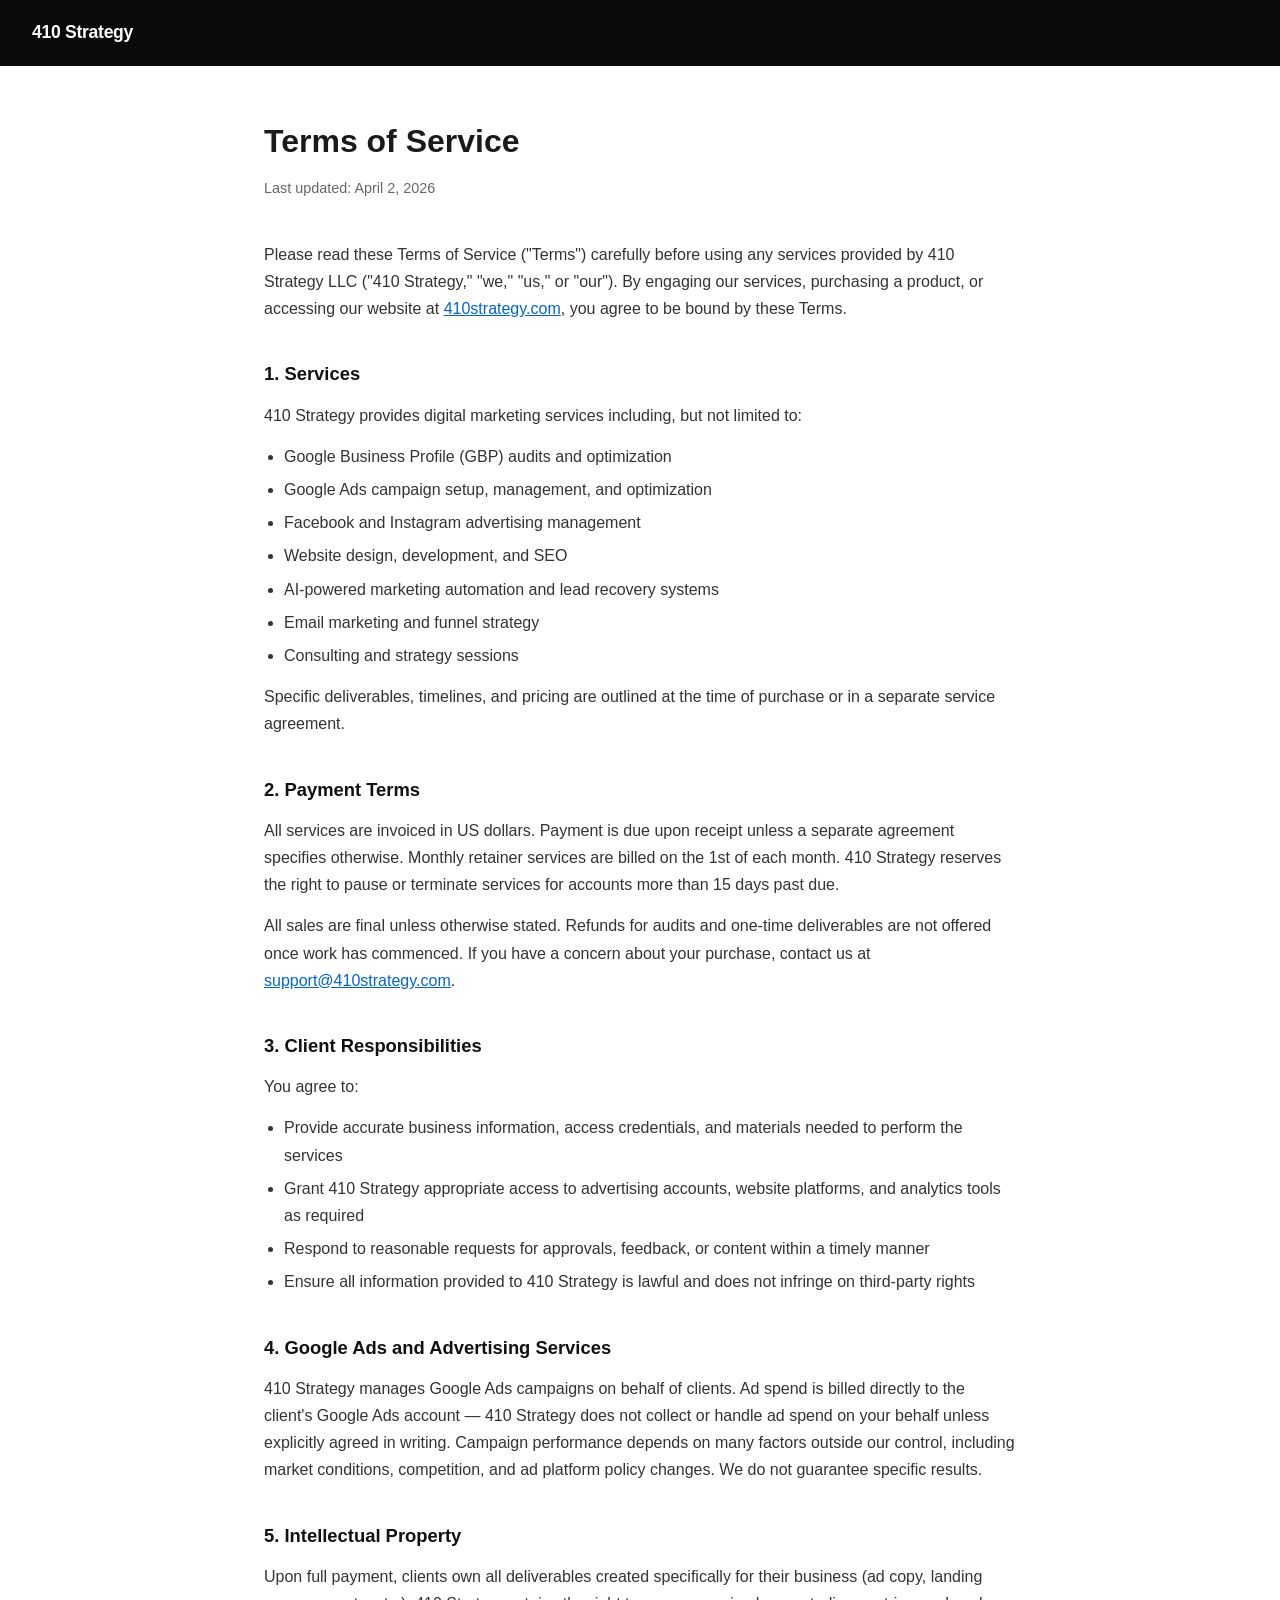
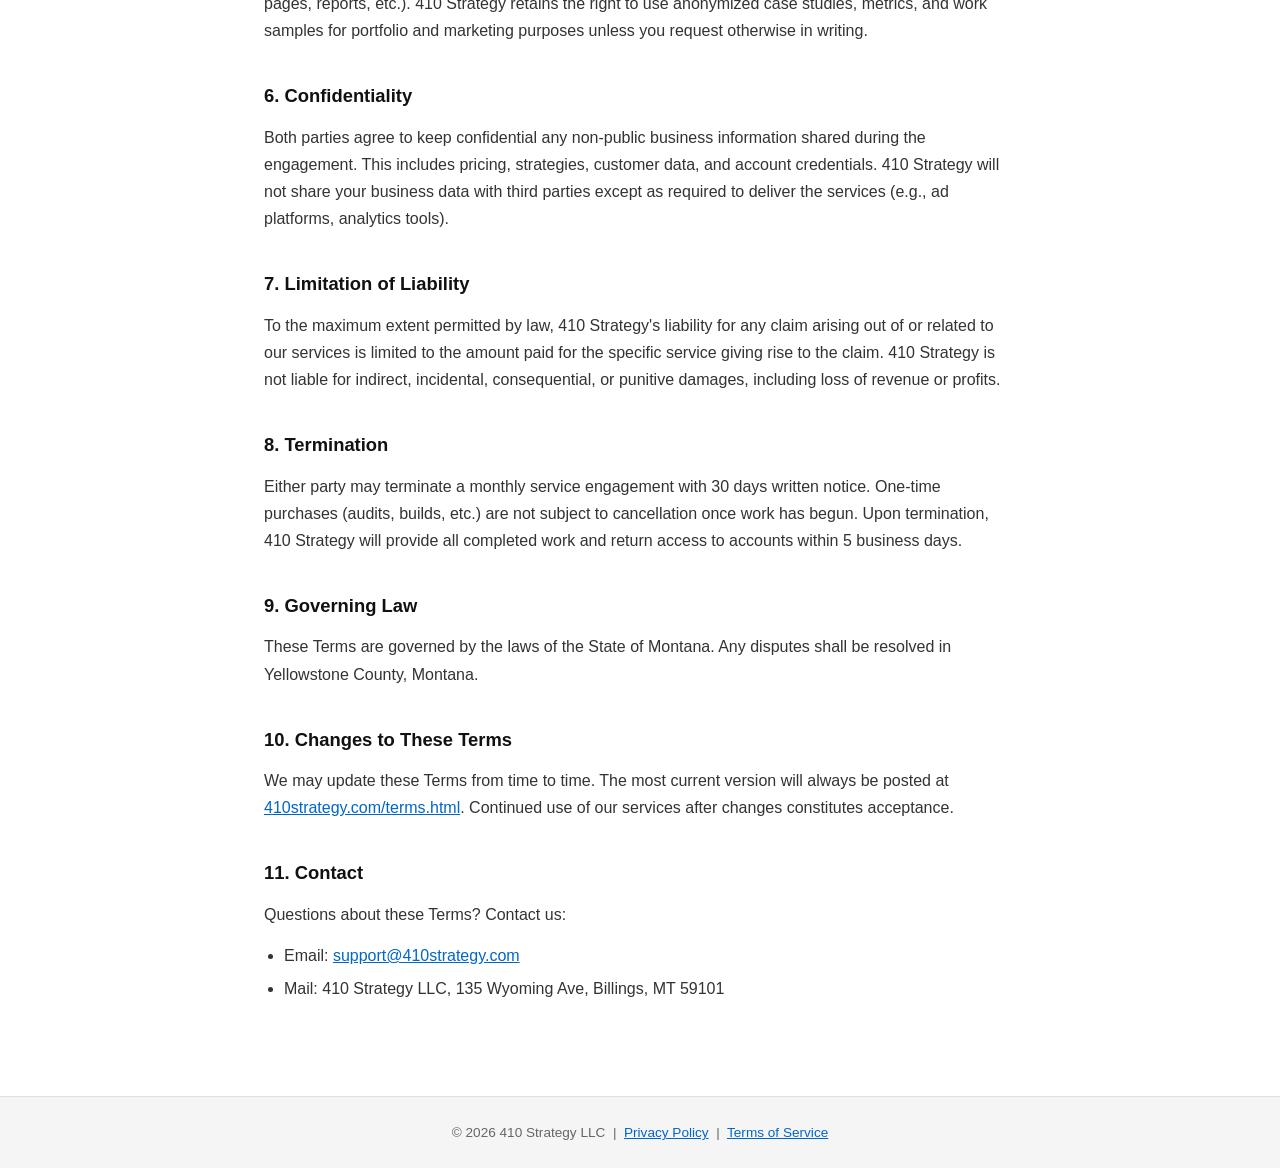
<file: 410-website/terms.html>
<!DOCTYPE html>
<html lang="en">
<head>
<meta charset="UTF-8">
<meta name="viewport" content="width=device-width, initial-scale=1.0">
<title>Terms of Service | 410 Strategy</title>
<style>
  * { box-sizing: border-box; margin: 0; padding: 0; }
  body { font-family: -apple-system, BlinkMacSystemFont, 'Segoe UI', Roboto, sans-serif;
         color: #1a1a1a; background: #fff; line-height: 1.7; }
  header { background: #0a0a0a; padding: 18px 32px; }
  header a { color: #fff; text-decoration: none; font-weight: 700; font-size: 1.1rem; letter-spacing: -0.3px; }
  .container { max-width: 800px; margin: 0 auto; padding: 48px 24px 80px; }
  h1 { font-size: 2rem; font-weight: 800; margin-bottom: 8px; }
  .last-updated { color: #666; font-size: 0.9rem; margin-bottom: 40px; }
  h2 { font-size: 1.15rem; font-weight: 700; margin: 36px 0 12px; color: #111; }
  p { margin-bottom: 14px; color: #333; }
  ul { margin: 0 0 14px 20px; color: #333; }
  ul li { margin-bottom: 6px; }
  a { color: #0066cc; }
  footer { background: #f5f5f5; border-top: 1px solid #e0e0e0; padding: 24px 32px;
           text-align: center; font-size: 0.85rem; color: #666; }
  footer a { color: #0066cc; }
</style>
</head>
<body>

<header>
  <a href="https://410strategy.com">410 Strategy</a>
</header>

<div class="container">
  <h1>Terms of Service</h1>
  <p class="last-updated">Last updated: April 2, 2026</p>

  <p>Please read these Terms of Service ("Terms") carefully before using any services provided by 410 Strategy LLC ("410 Strategy," "we," "us," or "our"). By engaging our services, purchasing a product, or accessing our website at <a href="https://410strategy.com">410strategy.com</a>, you agree to be bound by these Terms.</p>

  <h2>1. Services</h2>
  <p>410 Strategy provides digital marketing services including, but not limited to:</p>
  <ul>
    <li>Google Business Profile (GBP) audits and optimization</li>
    <li>Google Ads campaign setup, management, and optimization</li>
    <li>Facebook and Instagram advertising management</li>
    <li>Website design, development, and SEO</li>
    <li>AI-powered marketing automation and lead recovery systems</li>
    <li>Email marketing and funnel strategy</li>
    <li>Consulting and strategy sessions</li>
  </ul>
  <p>Specific deliverables, timelines, and pricing are outlined at the time of purchase or in a separate service agreement.</p>

  <h2>2. Payment Terms</h2>
  <p>All services are invoiced in US dollars. Payment is due upon receipt unless a separate agreement specifies otherwise. Monthly retainer services are billed on the 1st of each month. 410 Strategy reserves the right to pause or terminate services for accounts more than 15 days past due.</p>
  <p>All sales are final unless otherwise stated. Refunds for audits and one-time deliverables are not offered once work has commenced. If you have a concern about your purchase, contact us at <a href="mailto:support@410strategy.com">support@410strategy.com</a>.</p>

  <h2>3. Client Responsibilities</h2>
  <p>You agree to:</p>
  <ul>
    <li>Provide accurate business information, access credentials, and materials needed to perform the services</li>
    <li>Grant 410 Strategy appropriate access to advertising accounts, website platforms, and analytics tools as required</li>
    <li>Respond to reasonable requests for approvals, feedback, or content within a timely manner</li>
    <li>Ensure all information provided to 410 Strategy is lawful and does not infringe on third-party rights</li>
  </ul>

  <h2>4. Google Ads and Advertising Services</h2>
  <p>410 Strategy manages Google Ads campaigns on behalf of clients. Ad spend is billed directly to the client's Google Ads account — 410 Strategy does not collect or handle ad spend on your behalf unless explicitly agreed in writing. Campaign performance depends on many factors outside our control, including market conditions, competition, and ad platform policy changes. We do not guarantee specific results.</p>

  <h2>5. Intellectual Property</h2>
  <p>Upon full payment, clients own all deliverables created specifically for their business (ad copy, landing pages, reports, etc.). 410 Strategy retains the right to use anonymized case studies, metrics, and work samples for portfolio and marketing purposes unless you request otherwise in writing.</p>

  <h2>6. Confidentiality</h2>
  <p>Both parties agree to keep confidential any non-public business information shared during the engagement. This includes pricing, strategies, customer data, and account credentials. 410 Strategy will not share your business data with third parties except as required to deliver the services (e.g., ad platforms, analytics tools).</p>

  <h2>7. Limitation of Liability</h2>
  <p>To the maximum extent permitted by law, 410 Strategy's liability for any claim arising out of or related to our services is limited to the amount paid for the specific service giving rise to the claim. 410 Strategy is not liable for indirect, incidental, consequential, or punitive damages, including loss of revenue or profits.</p>

  <h2>8. Termination</h2>
  <p>Either party may terminate a monthly service engagement with 30 days written notice. One-time purchases (audits, builds, etc.) are not subject to cancellation once work has begun. Upon termination, 410 Strategy will provide all completed work and return access to accounts within 5 business days.</p>

  <h2>9. Governing Law</h2>
  <p>These Terms are governed by the laws of the State of Montana. Any disputes shall be resolved in Yellowstone County, Montana.</p>

  <h2>10. Changes to These Terms</h2>
  <p>We may update these Terms from time to time. The most current version will always be posted at <a href="https://410strategy.com/terms.html">410strategy.com/terms.html</a>. Continued use of our services after changes constitutes acceptance.</p>

  <h2>11. Contact</h2>
  <p>Questions about these Terms? Contact us:</p>
  <ul>
    <li>Email: <a href="mailto:support@410strategy.com">support@410strategy.com</a></li>
    <li>Mail: 410 Strategy LLC, 135 Wyoming Ave, Billings, MT 59101</li>
  </ul>
</div>

<footer>
  &copy; 2026 410 Strategy LLC &nbsp;|&nbsp;
  <a href="https://410strategy.com/privacy.html">Privacy Policy</a> &nbsp;|&nbsp;
  <a href="https://410strategy.com/terms.html">Terms of Service</a>
</footer>

</body>
</html>
</file>
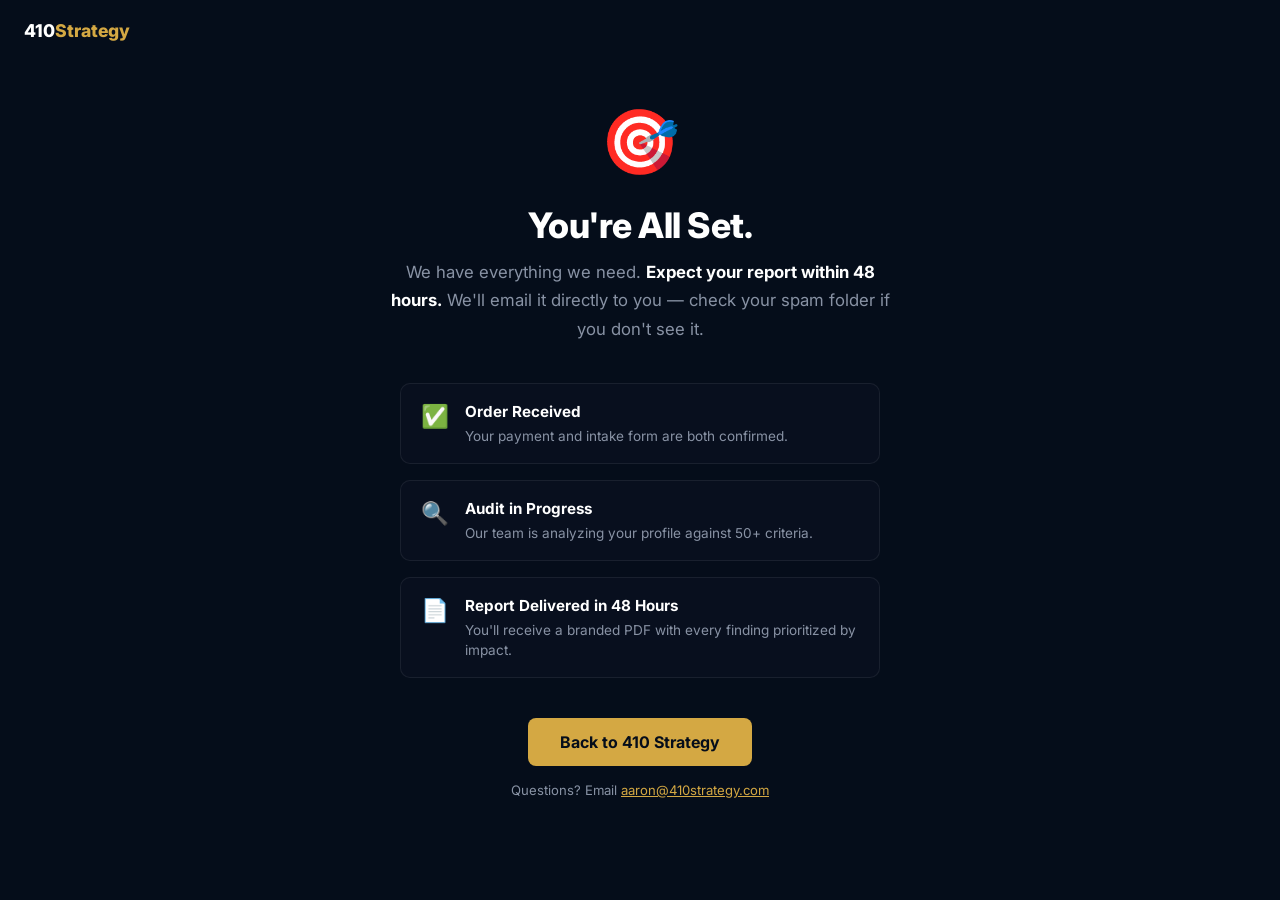
<file: 410-website/thank-you-complete.html>
<!DOCTYPE html>
<html lang="en">
<head>
  <meta charset="UTF-8" />
  <meta name="viewport" content="width=device-width, initial-scale=1.0" />
  <meta name="robots" content="noindex, nofollow" />
  <title>You're All Set! | 410 Strategy</title>

  <link rel="preconnect" href="https://fonts.googleapis.com" />
  <link rel="preconnect" href="https://fonts.gstatic.com" crossorigin />
  <link href="https://fonts.googleapis.com/css2?family=Inter:wght@400;500;600;700;800&display=swap" rel="stylesheet" />

  <style>
    *, *::before, *::after { box-sizing: border-box; margin: 0; padding: 0; }
    :root { --navy: #050d1a; --navy-2: #080f1e; --gold: #d4a843; --text: #e2e8f0; --muted: #8892a4; --border: rgba(255,255,255,0.07); }
    body { font-family: 'Inter', sans-serif; background: var(--navy); color: var(--text); min-height: 100vh; display: flex; flex-direction: column; align-items: center; justify-content: center; padding: 40px 24px; text-align: center; }
    .icon { font-size: 4rem; margin-bottom: 24px; }
    h1 { font-size: 2.2rem; font-weight: 800; color: #fff; margin-bottom: 12px; letter-spacing: -0.5px; }
    .sub { color: var(--muted); font-size: 1.05rem; max-width: 500px; line-height: 1.7; margin-bottom: 40px; }
    .sub strong { color: #fff; }
    .timeline { display: flex; flex-direction: column; gap: 16px; max-width: 480px; width: 100%; margin-bottom: 40px; text-align: left; }
    .timeline-item { display: flex; gap: 16px; align-items: flex-start; background: var(--navy-2); border: 1px solid var(--border); border-radius: 10px; padding: 18px 20px; }
    .t-icon { font-size: 1.4rem; flex-shrink: 0; }
    .t-text strong { display: block; font-weight: 700; color: #fff; font-size: 0.95rem; margin-bottom: 4px; }
    .t-text span { font-size: 0.85rem; color: var(--muted); }
    .btn { display: inline-block; padding: 14px 32px; background: var(--gold); color: #050d1a; border-radius: 8px; font-weight: 700; font-size: 1rem; text-decoration: none; transition: all 0.2s; }
    .btn:hover { background: #e8c46a; }
    .logo { position: fixed; top: 20px; left: 24px; font-size: 1.1rem; font-weight: 800; color: #fff; text-decoration: none; }
    .logo span { color: var(--gold); }
    .email-note { font-size: 0.82rem; color: var(--muted); margin-top: 16px; }
  </style>
</head>
<body>

<a href="https://410strategy.com" class="logo">410<span>Strategy</span></a>

<div class="icon">🎯</div>
<h1>You're All Set.</h1>
<p class="sub">We have everything we need. <strong>Expect your report within 48 hours.</strong> We'll email it directly to you — check your spam folder if you don't see it.</p>

<div class="timeline">
  <div class="timeline-item">
    <div class="t-icon">✅</div>
    <div class="t-text">
      <strong>Order Received</strong>
      <span>Your payment and intake form are both confirmed.</span>
    </div>
  </div>
  <div class="timeline-item">
    <div class="t-icon">🔍</div>
    <div class="t-text">
      <strong>Audit in Progress</strong>
      <span>Our team is analyzing your profile against 50+ criteria.</span>
    </div>
  </div>
  <div class="timeline-item">
    <div class="t-icon">📄</div>
    <div class="t-text">
      <strong>Report Delivered in 48 Hours</strong>
      <span>You'll receive a branded PDF with every finding prioritized by impact.</span>
    </div>
  </div>
</div>

<a href="https://410strategy.com" class="btn">Back to 410 Strategy</a>
<p class="email-note">Questions? Email <a href="mailto:aaron@410strategy.com" style="color: var(--gold);">aaron@410strategy.com</a></p>

</body>
</html>
</file>
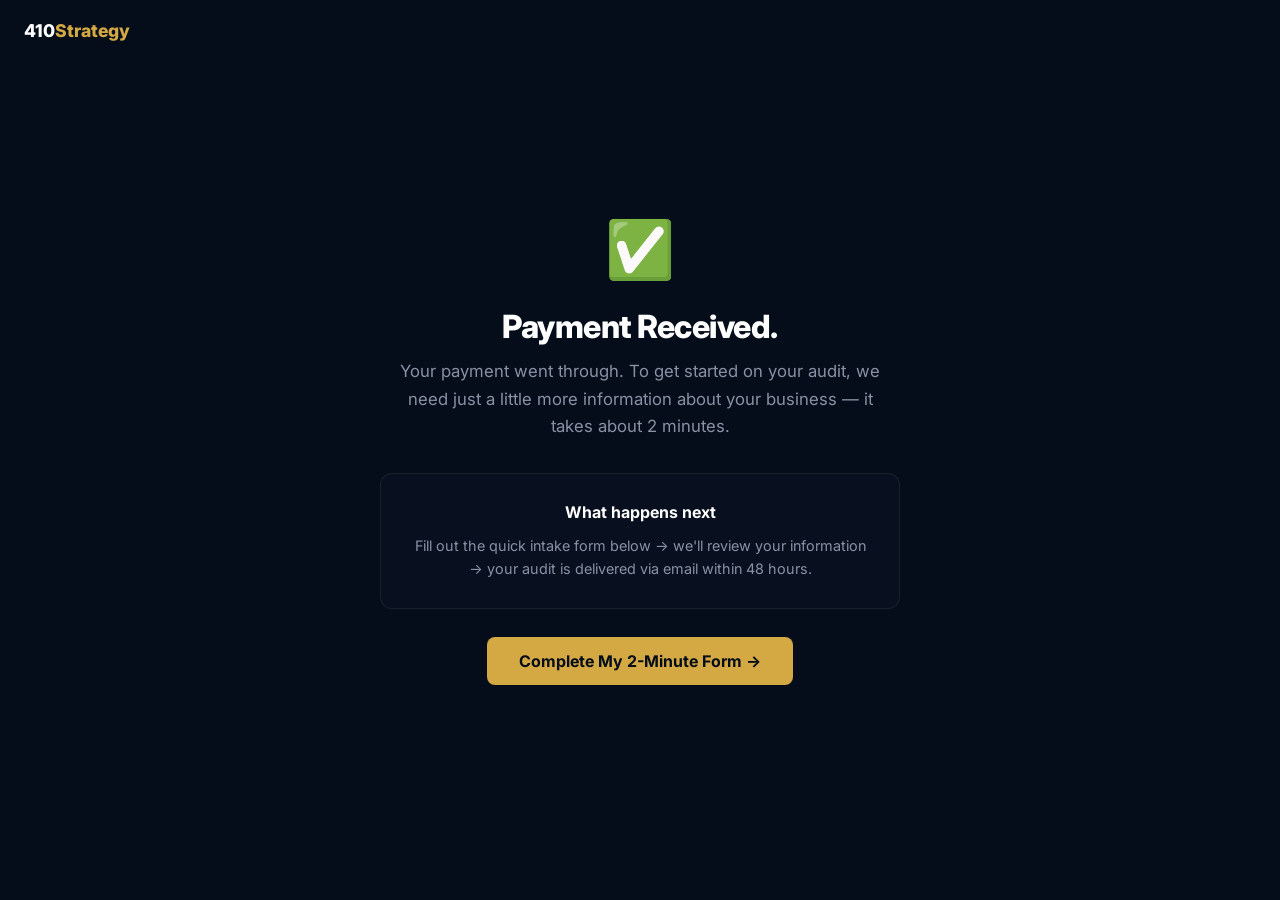
<file: 410-website/thank-you.html>
<!DOCTYPE html>
<html lang="en">
<head>
  <meta charset="UTF-8" />
  <meta name="viewport" content="width=device-width, initial-scale=1.0" />
  <meta name="robots" content="noindex, nofollow" />
  <title>Payment Received — One More Step | 410 Strategy</title>

  <link rel="preconnect" href="https://fonts.googleapis.com" />
  <link rel="preconnect" href="https://fonts.gstatic.com" crossorigin />
  <link href="https://fonts.googleapis.com/css2?family=Inter:wght@400;500;600;700;800&display=swap" rel="stylesheet" />

  <style>
    *, *::before, *::after { box-sizing: border-box; margin: 0; padding: 0; }
    :root { --navy: #050d1a; --navy-2: #080f1e; --gold: #d4a843; --text: #e2e8f0; --muted: #8892a4; --border: rgba(255,255,255,0.07); }
    body { font-family: 'Inter', sans-serif; background: var(--navy); color: var(--text); min-height: 100vh; display: flex; flex-direction: column; align-items: center; justify-content: center; padding: 40px 24px; text-align: center; }
    .icon { font-size: 3.5rem; margin-bottom: 24px; }
    h1 { font-size: 2rem; font-weight: 800; color: #fff; margin-bottom: 12px; letter-spacing: -0.5px; }
    .sub { color: var(--muted); font-size: 1.05rem; max-width: 480px; line-height: 1.65; margin-bottom: 32px; }
    .card { background: var(--navy-2); border: 1px solid var(--border); border-radius: 12px; padding: 28px 32px; max-width: 520px; width: 100%; margin-bottom: 28px; }
    .card h3 { font-size: 1rem; font-weight: 700; color: #fff; margin-bottom: 12px; }
    .card p { font-size: 0.9rem; color: var(--muted); line-height: 1.6; }
    .btn { display: inline-block; padding: 14px 32px; background: var(--gold); color: #050d1a; border-radius: 8px; font-weight: 700; font-size: 1rem; text-decoration: none; transition: all 0.2s; }
    .btn:hover { background: #e8c46a; }
    .logo { position: fixed; top: 20px; left: 24px; font-size: 1.1rem; font-weight: 800; color: #fff; text-decoration: none; }
    .logo span { color: var(--gold); }
  </style>

  <script>
    // Auto-redirect to intake form with URL params after 2s if session_id present
    window.addEventListener('DOMContentLoaded', () => {
      const params = new URLSearchParams(window.location.search);
      const session = params.get('session_id');
      const product = params.get('product');
      if (session) {
        const intakeUrl = `/intake.html?session_id=${encodeURIComponent(session)}&product=${encodeURIComponent(product||'')}`;
        document.getElementById('intakeLink').href = intakeUrl;
      }
    });
  </script>
</head>
<body>

<a href="https://410strategy.com" class="logo">410<span>Strategy</span></a>

<div class="icon">✅</div>
<h1>Payment Received.</h1>
<p class="sub">Your payment went through. To get started on your audit, we need just a little more information about your business — it takes about 2 minutes.</p>

<div class="card">
  <h3>What happens next</h3>
  <p>Fill out the quick intake form below → we'll review your information → your audit is delivered via email within 48 hours.</p>
</div>

<a href="/intake.html" id="intakeLink" class="btn">Complete My 2-Minute Form →</a>

</body>
</html>
</file>
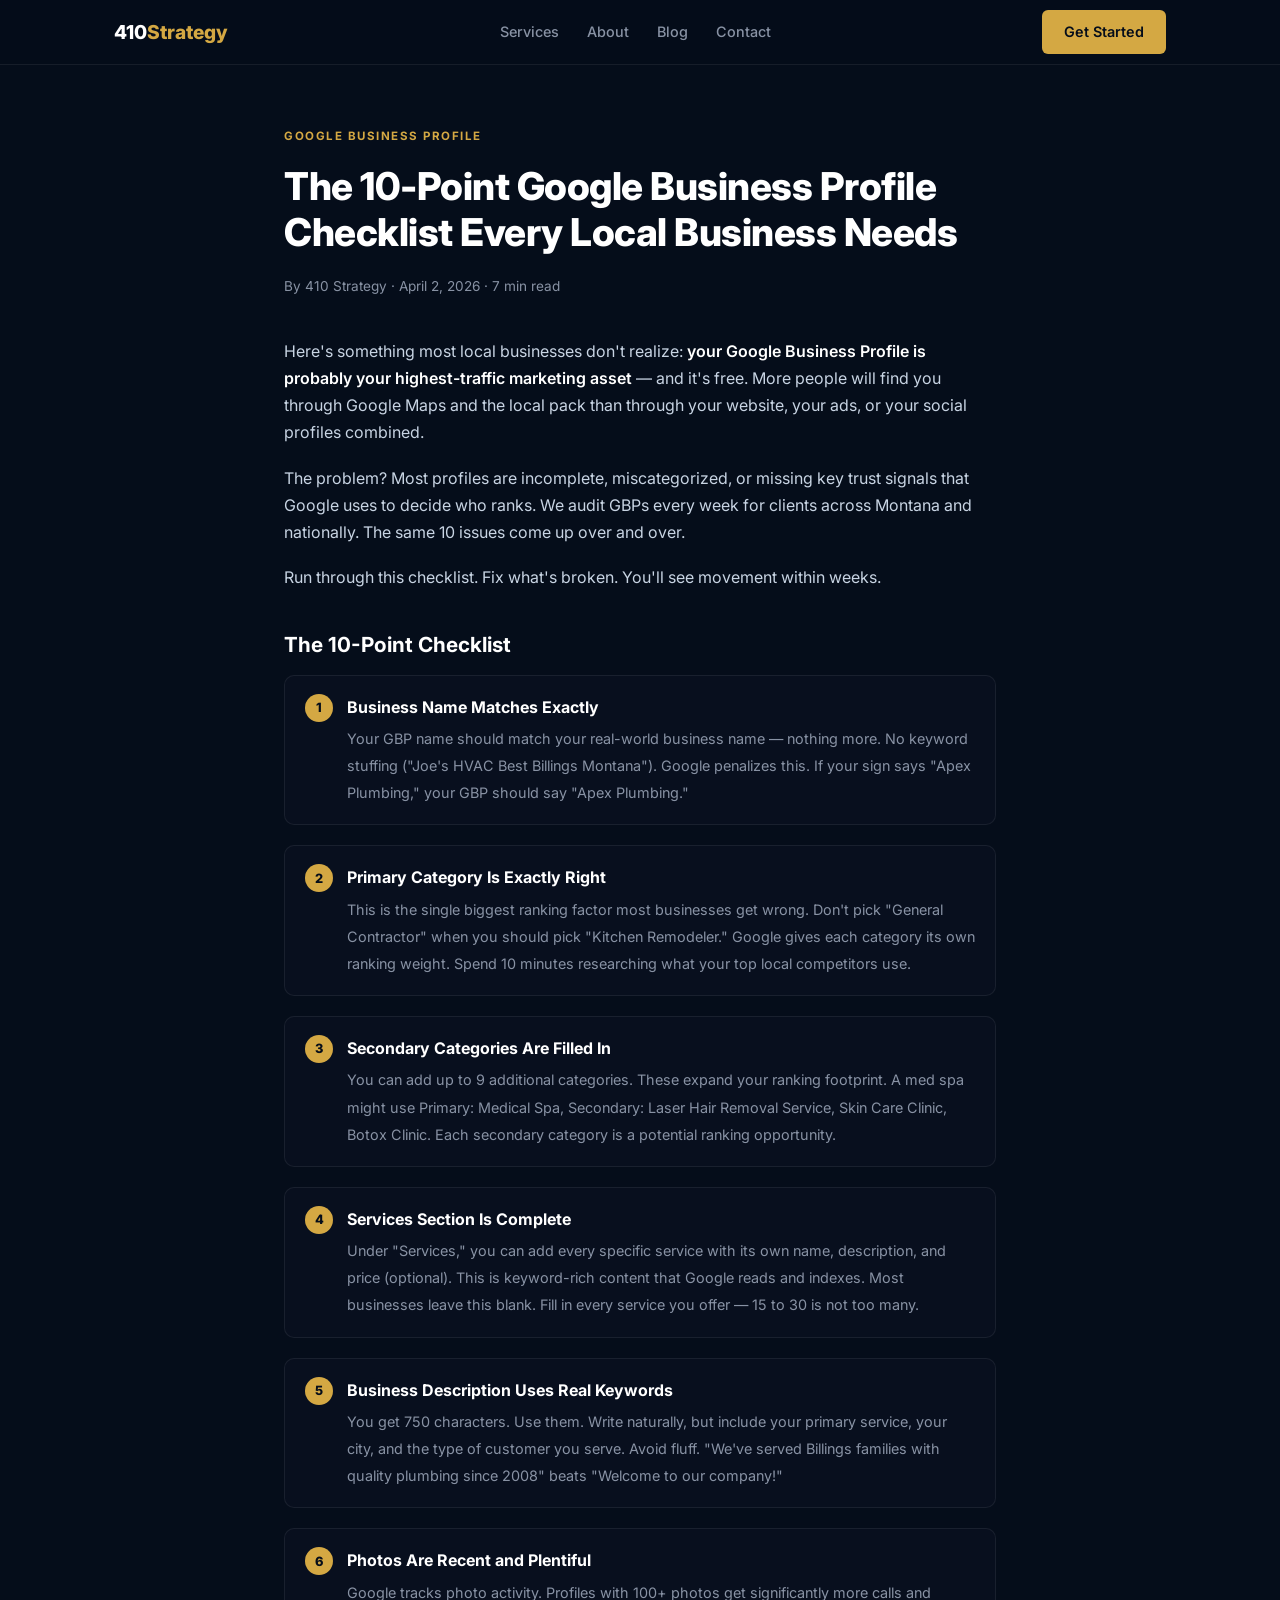
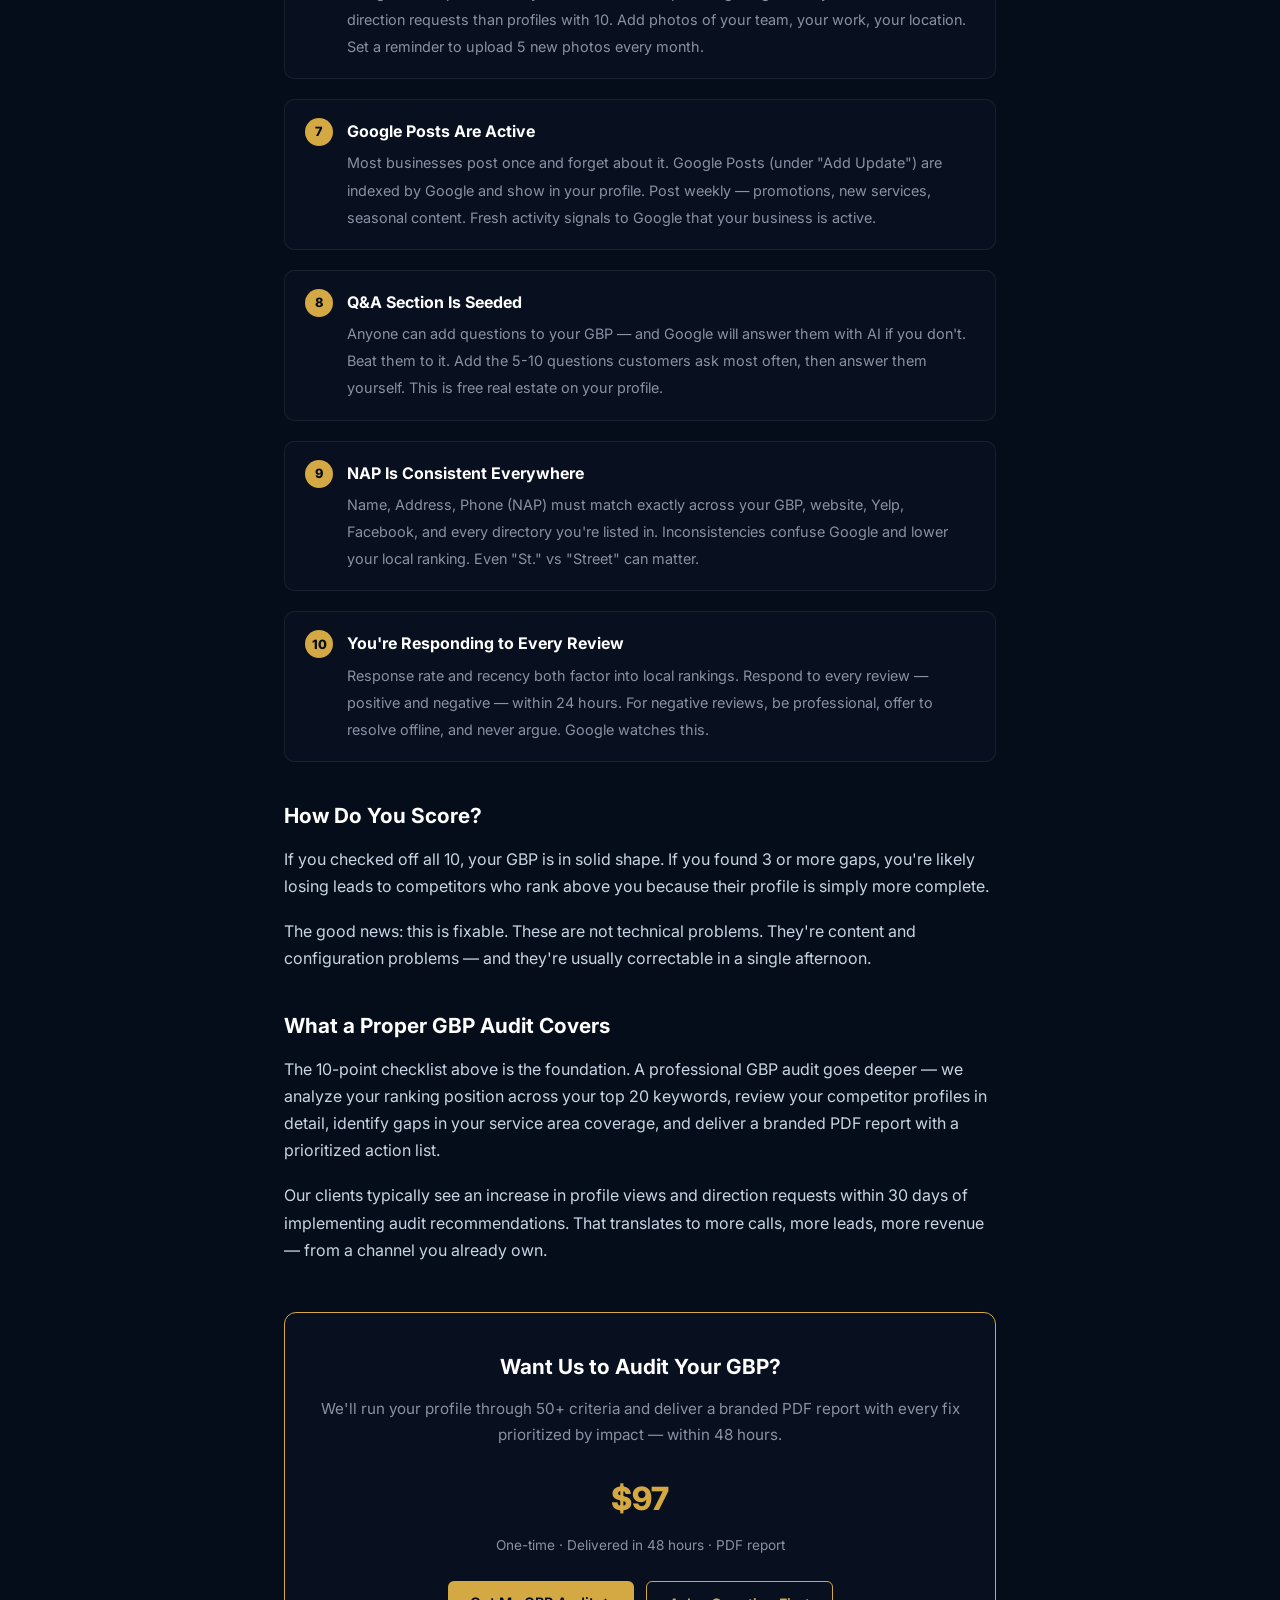
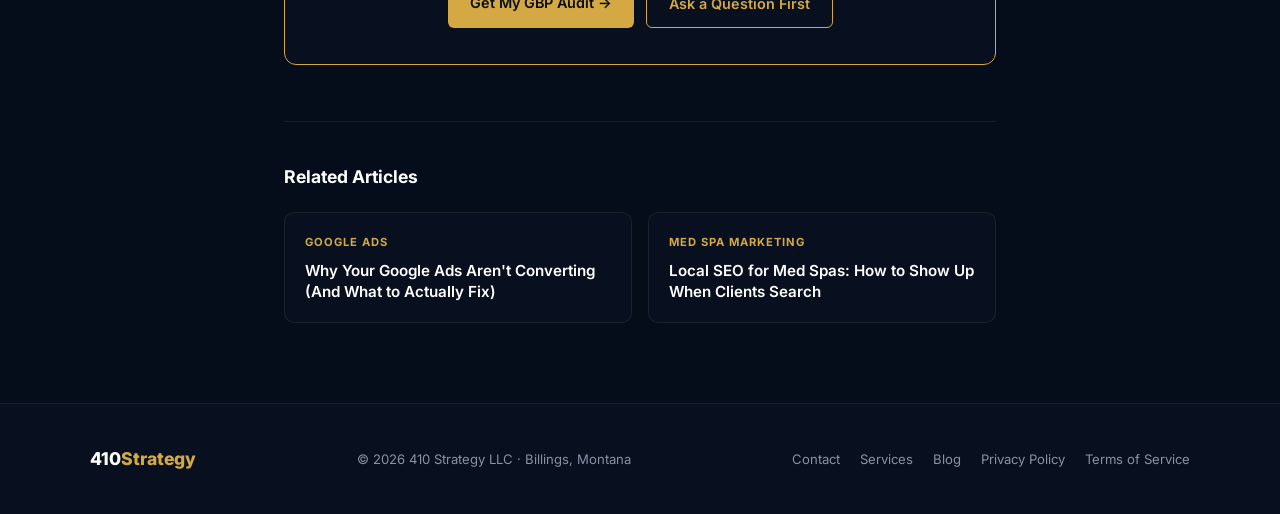
<file: 410-website/blog/google-business-profile-checklist.html>
<!DOCTYPE html>
<html lang="en">
<head>
  <meta charset="UTF-8" />
  <meta name="viewport" content="width=device-width, initial-scale=1.0" />
  <meta name="description" content="A 10-point Google Business Profile checklist to help local businesses rank higher, get more clicks, and generate more leads from Google Maps and local search." />
  <meta name="robots" content="index, follow" />
  <title>The 10-Point Google Business Profile Checklist Every Local Business Needs | 410 Strategy</title>

  <!-- Open Graph -->
  <meta property="og:type" content="article" />
  <meta property="og:url" content="https://410strategy.com/blog/google-business-profile-checklist.html" />
  <meta property="og:title" content="The 10-Point Google Business Profile Checklist Every Local Business Needs" />
  <meta property="og:description" content="Most local businesses are invisible on Google — not because they lack reviews, but because their GBP has gaps. Here's what to fix first." />
  <meta property="og:site_name" content="410 Strategy" />

  <!-- Article Schema -->
  <script type="application/ld+json">
  {
    "@context": "https://schema.org",
    "@type": "Article",
    "headline": "The 10-Point Google Business Profile Checklist Every Local Business Needs",
    "datePublished": "2026-04-02",
    "dateModified": "2026-04-02",
    "author": { "@type": "Organization", "name": "410 Strategy" },
    "publisher": { "@type": "Organization", "name": "410 Strategy", "url": "https://410strategy.com" },
    "description": "A 10-point GBP checklist for local businesses who want to rank higher and generate more leads from Google."
  }
  </script>

  <link rel="preconnect" href="https://fonts.googleapis.com" />
  <link rel="preconnect" href="https://fonts.gstatic.com" crossorigin />
  <link href="https://fonts.googleapis.com/css2?family=Inter:wght@400;500;600;700;800&display=swap" rel="stylesheet" />
  <link rel="icon" href="data:image/svg+xml,<svg xmlns='http://www.w3.org/2000/svg' viewBox='0 0 32 32'><rect width='32' height='32' rx='6' fill='%23050d1a'/><text x='4' y='24' font-size='22' font-family='Arial' font-weight='900' fill='%23d4a843'>4</text></svg>" />

  <style>
    *, *::before, *::after { box-sizing: border-box; margin: 0; padding: 0; }
    :root {
      --navy: #050d1a;
      --navy-2: #080f1e;
      --gold: #d4a843;
      --gold-light: #e8c46a;
      --text: #e2e8f0;
      --muted: #8892a4;
      --border: rgba(255,255,255,0.07);
    }
    body { font-family: 'Inter', sans-serif; background: var(--navy); color: var(--text); line-height: 1.7; }
    a { color: var(--gold); text-decoration: none; }
    a:hover { color: var(--gold-light); }

    nav { position: sticky; top: 0; z-index: 100; background: rgba(5,13,26,0.95); backdrop-filter: blur(12px); border-bottom: 1px solid var(--border); }
    .nav-inner { max-width: 1100px; margin: 0 auto; padding: 0 24px; height: 64px; display: flex; align-items: center; justify-content: space-between; }
    .nav-logo { font-size: 1.2rem; font-weight: 800; color: #fff; }
    .nav-logo span { color: var(--gold); }
    .nav-links { list-style: none; display: flex; gap: 28px; }
    .nav-links a { font-size: 0.9rem; color: var(--muted); font-weight: 500; transition: color 0.2s; }
    .nav-links a:hover { color: #fff; }
    .btn { display: inline-block; padding: 10px 22px; border-radius: 6px; font-weight: 600; font-size: 0.9rem; transition: all 0.2s; }
    .btn-gold { background: var(--gold); color: #050d1a; }
    .btn-gold:hover { background: var(--gold-light); }
    .btn-outline { border: 1.5px solid var(--gold); color: var(--gold); padding: 10px 22px; border-radius: 6px; font-weight: 600; font-size: 0.9rem; transition: all 0.2s; display: inline-block; }
    .btn-outline:hover { background: var(--gold); color: #050d1a; }

    /* ARTICLE LAYOUT */
    .article-wrap { max-width: 760px; margin: 0 auto; padding: 56px 24px 80px; }
    .article-meta { margin-bottom: 40px; }
    .article-tag { display: inline-block; font-size: 0.72rem; font-weight: 700; letter-spacing: 1.5px; text-transform: uppercase; color: var(--gold); margin-bottom: 16px; }
    .article-wrap h1 { font-size: clamp(1.7rem, 3.5vw, 2.4rem); font-weight: 800; color: #fff; letter-spacing: -0.5px; line-height: 1.2; margin-bottom: 20px; }
    .article-byline { font-size: 0.85rem; color: var(--muted); }

    .article-body h2 { font-size: 1.3rem; font-weight: 700; color: #fff; margin: 36px 0 12px; }
    .article-body p { margin-bottom: 18px; color: #c8d4e3; font-size: 1rem; }
    .article-body ul, .article-body ol { margin: 0 0 18px 24px; color: #c8d4e3; }
    .article-body li { margin-bottom: 8px; }
    .article-body strong { color: #fff; font-weight: 600; }

    /* CHECKLIST ITEMS */
    .checklist { list-style: none; margin-left: 0 !important; }
    .checklist li { display: flex; gap: 14px; align-items: flex-start; margin-bottom: 20px; padding: 18px 20px; background: var(--navy-2); border: 1px solid var(--border); border-radius: 10px; }
    .check-num { flex-shrink: 0; width: 28px; height: 28px; background: var(--gold); color: #050d1a; border-radius: 50%; display: flex; align-items: center; justify-content: center; font-weight: 800; font-size: 0.8rem; }
    .check-text strong { display: block; color: #fff; font-weight: 700; margin-bottom: 4px; }
    .check-text span { font-size: 0.9rem; color: var(--muted); }

    /* CTA BOX */
    .cta-box { background: var(--navy-2); border: 1px solid var(--gold); border-radius: 12px; padding: 36px 32px; margin-top: 48px; text-align: center; }
    .cta-box h3 { font-size: 1.3rem; font-weight: 700; color: #fff; margin-bottom: 12px; }
    .cta-box p { color: var(--muted); margin-bottom: 24px; font-size: 0.95rem; }
    .cta-box .price { font-size: 2rem; font-weight: 800; color: var(--gold); margin-bottom: 8px; }
    .cta-box .price-note { font-size: 0.85rem; color: var(--muted); margin-bottom: 24px; }
    .cta-btns { display: flex; gap: 12px; justify-content: center; flex-wrap: wrap; }

    /* INTERNAL LINKS */
    .related-posts { margin-top: 56px; padding-top: 40px; border-top: 1px solid var(--border); }
    .related-posts h3 { font-size: 1.1rem; font-weight: 700; color: #fff; margin-bottom: 20px; }
    .related-grid { display: grid; grid-template-columns: repeat(auto-fill, minmax(280px, 1fr)); gap: 16px; }
    .related-card { background: var(--navy-2); border: 1px solid var(--border); border-radius: 10px; padding: 20px; transition: border-color 0.2s; }
    .related-card:hover { border-color: var(--gold); }
    .related-card .tag { font-size: 0.7rem; font-weight: 700; letter-spacing: 1px; text-transform: uppercase; color: var(--gold); margin-bottom: 8px; display: block; }
    .related-card h4 { font-size: 0.95rem; font-weight: 600; color: #fff; line-height: 1.4; }

    footer { background: var(--navy-2); border-top: 1px solid var(--border); padding: 40px 24px; }
    .footer-inner { max-width: 1100px; margin: 0 auto; display: flex; flex-wrap: wrap; gap: 16px; align-items: center; justify-content: space-between; }
    .footer-logo { font-size: 1.1rem; font-weight: 800; color: #fff; }
    .footer-logo span { color: var(--gold); }
    .footer-copy { font-size: 0.82rem; color: var(--muted); }
    .footer-links { display: flex; gap: 20px; flex-wrap: wrap; }
    .footer-links a { font-size: 0.82rem; color: var(--muted); transition: color 0.2s; }
    .footer-links a:hover { color: #fff; }

    @media (max-width: 640px) {
      .nav-links { display: none; }
      .footer-inner { flex-direction: column; text-align: center; }
      .cta-btns { flex-direction: column; align-items: center; }
    }
  </style>
</head>
<body>

<nav>
  <div class="nav-inner">
    <a href="https://410strategy.com" class="nav-logo">410<span>Strategy</span></a>
    <ul class="nav-links">
      <li><a href="https://410strategy.com/#services">Services</a></li>
      <li><a href="https://410strategy.com/#about">About</a></li>
      <li><a href="https://410strategy.com/blog/">Blog</a></li>
      <li><a href="https://410strategy.com/#contact">Contact</a></li>
    </ul>
    <a href="https://410strategy.com/#contact" class="btn btn-gold">Get Started</a>
  </div>
</nav>

<div class="article-wrap">
  <div class="article-meta">
    <span class="article-tag">Google Business Profile</span>
    <h1>The 10-Point Google Business Profile Checklist Every Local Business Needs</h1>
    <p class="article-byline">By 410 Strategy · April 2, 2026 · 7 min read</p>
  </div>

  <div class="article-body">

    <p>Here's something most local businesses don't realize: <strong>your Google Business Profile is probably your highest-traffic marketing asset</strong> — and it's free. More people will find you through Google Maps and the local pack than through your website, your ads, or your social profiles combined.</p>

    <p>The problem? Most profiles are incomplete, miscategorized, or missing key trust signals that Google uses to decide who ranks. We audit GBPs every week for clients across Montana and nationally. The same 10 issues come up over and over.</p>

    <p>Run through this checklist. Fix what's broken. You'll see movement within weeks.</p>

    <h2>The 10-Point Checklist</h2>

    <ul class="checklist">
      <li>
        <div class="check-num">1</div>
        <div class="check-text">
          <strong>Business Name Matches Exactly</strong>
          <span>Your GBP name should match your real-world business name — nothing more. No keyword stuffing ("Joe's HVAC Best Billings Montana"). Google penalizes this. If your sign says "Apex Plumbing," your GBP should say "Apex Plumbing."</span>
        </div>
      </li>
      <li>
        <div class="check-num">2</div>
        <div class="check-text">
          <strong>Primary Category Is Exactly Right</strong>
          <span>This is the single biggest ranking factor most businesses get wrong. Don't pick "General Contractor" when you should pick "Kitchen Remodeler." Google gives each category its own ranking weight. Spend 10 minutes researching what your top local competitors use.</span>
        </div>
      </li>
      <li>
        <div class="check-num">3</div>
        <div class="check-text">
          <strong>Secondary Categories Are Filled In</strong>
          <span>You can add up to 9 additional categories. These expand your ranking footprint. A med spa might use Primary: Medical Spa, Secondary: Laser Hair Removal Service, Skin Care Clinic, Botox Clinic. Each secondary category is a potential ranking opportunity.</span>
        </div>
      </li>
      <li>
        <div class="check-num">4</div>
        <div class="check-text">
          <strong>Services Section Is Complete</strong>
          <span>Under "Services," you can add every specific service with its own name, description, and price (optional). This is keyword-rich content that Google reads and indexes. Most businesses leave this blank. Fill in every service you offer — 15 to 30 is not too many.</span>
        </div>
      </li>
      <li>
        <div class="check-num">5</div>
        <div class="check-text">
          <strong>Business Description Uses Real Keywords</strong>
          <span>You get 750 characters. Use them. Write naturally, but include your primary service, your city, and the type of customer you serve. Avoid fluff. "We've served Billings families with quality plumbing since 2008" beats "Welcome to our company!"</span>
        </div>
      </li>
      <li>
        <div class="check-num">6</div>
        <div class="check-text">
          <strong>Photos Are Recent and Plentiful</strong>
          <span>Google tracks photo activity. Profiles with 100+ photos get significantly more calls and direction requests than profiles with 10. Add photos of your team, your work, your location. Set a reminder to upload 5 new photos every month.</span>
        </div>
      </li>
      <li>
        <div class="check-num">7</div>
        <div class="check-text">
          <strong>Google Posts Are Active</strong>
          <span>Most businesses post once and forget about it. Google Posts (under "Add Update") are indexed by Google and show in your profile. Post weekly — promotions, new services, seasonal content. Fresh activity signals to Google that your business is active.</span>
        </div>
      </li>
      <li>
        <div class="check-num">8</div>
        <div class="check-text">
          <strong>Q&A Section Is Seeded</strong>
          <span>Anyone can add questions to your GBP — and Google will answer them with AI if you don't. Beat them to it. Add the 5-10 questions customers ask most often, then answer them yourself. This is free real estate on your profile.</span>
        </div>
      </li>
      <li>
        <div class="check-num">9</div>
        <div class="check-text">
          <strong>NAP Is Consistent Everywhere</strong>
          <span>Name, Address, Phone (NAP) must match exactly across your GBP, website, Yelp, Facebook, and every directory you're listed in. Inconsistencies confuse Google and lower your local ranking. Even "St." vs "Street" can matter.</span>
        </div>
      </li>
      <li>
        <div class="check-num">10</div>
        <div class="check-text">
          <strong>You're Responding to Every Review</strong>
          <span>Response rate and recency both factor into local rankings. Respond to every review — positive and negative — within 24 hours. For negative reviews, be professional, offer to resolve offline, and never argue. Google watches this.</span>
        </div>
      </li>
    </ul>

    <h2>How Do You Score?</h2>

    <p>If you checked off all 10, your GBP is in solid shape. If you found 3 or more gaps, you're likely losing leads to competitors who rank above you because their profile is simply more complete.</p>

    <p>The good news: this is fixable. These are not technical problems. They're content and configuration problems — and they're usually correctable in a single afternoon.</p>

    <h2>What a Proper GBP Audit Covers</h2>

    <p>The 10-point checklist above is the foundation. A professional GBP audit goes deeper — we analyze your ranking position across your top 20 keywords, review your competitor profiles in detail, identify gaps in your service area coverage, and deliver a branded PDF report with a prioritized action list.</p>

    <p>Our clients typically see an increase in profile views and direction requests within 30 days of implementing audit recommendations. That translates to more calls, more leads, more revenue — from a channel you already own.</p>

  </div>

  <!-- CTA BOX -->
  <div class="cta-box">
    <h3>Want Us to Audit Your GBP?</h3>
    <p>We'll run your profile through 50+ criteria and deliver a branded PDF report with every fix prioritized by impact — within 48 hours.</p>
    <div class="price">$97</div>
    <div class="price-note">One-time · Delivered in 48 hours · PDF report</div>
    <div class="cta-btns">
      <a href="https://buy.stripe.com/5kQ8wRgmv5EF1405br5AQ00" class="btn btn-gold">Get My GBP Audit →</a>
      <a href="https://410strategy.com/#contact" class="btn-outline">Ask a Question First</a>
    </div>
  </div>

  <!-- RELATED POSTS -->
  <div class="related-posts">
    <h3>Related Articles</h3>
    <div class="related-grid">
      <a href="/blog/why-your-google-ads-arent-converting.html" class="related-card">
        <span class="tag">Google Ads</span>
        <h4>Why Your Google Ads Aren't Converting (And What to Actually Fix)</h4>
      </a>
      <a href="/blog/local-seo-for-med-spas.html" class="related-card">
        <span class="tag">Med Spa Marketing</span>
        <h4>Local SEO for Med Spas: How to Show Up When Clients Search</h4>
      </a>
    </div>
  </div>
</div>

<footer>
  <div class="footer-inner">
    <div class="footer-logo">410<span>Strategy</span></div>
    <div class="footer-copy">© 2026 410 Strategy LLC · Billings, Montana</div>
    <div class="footer-links">
      <a href="mailto:aaron@410strategy.com">Contact</a>
      <a href="https://410strategy.com/#services">Services</a>
      <a href="https://410strategy.com/blog/">Blog</a>
      <a href="/privacy.html">Privacy Policy</a>
      <a href="/terms.html">Terms of Service</a>
    </div>
  </div>
</footer>

</body>
</html>
</file>
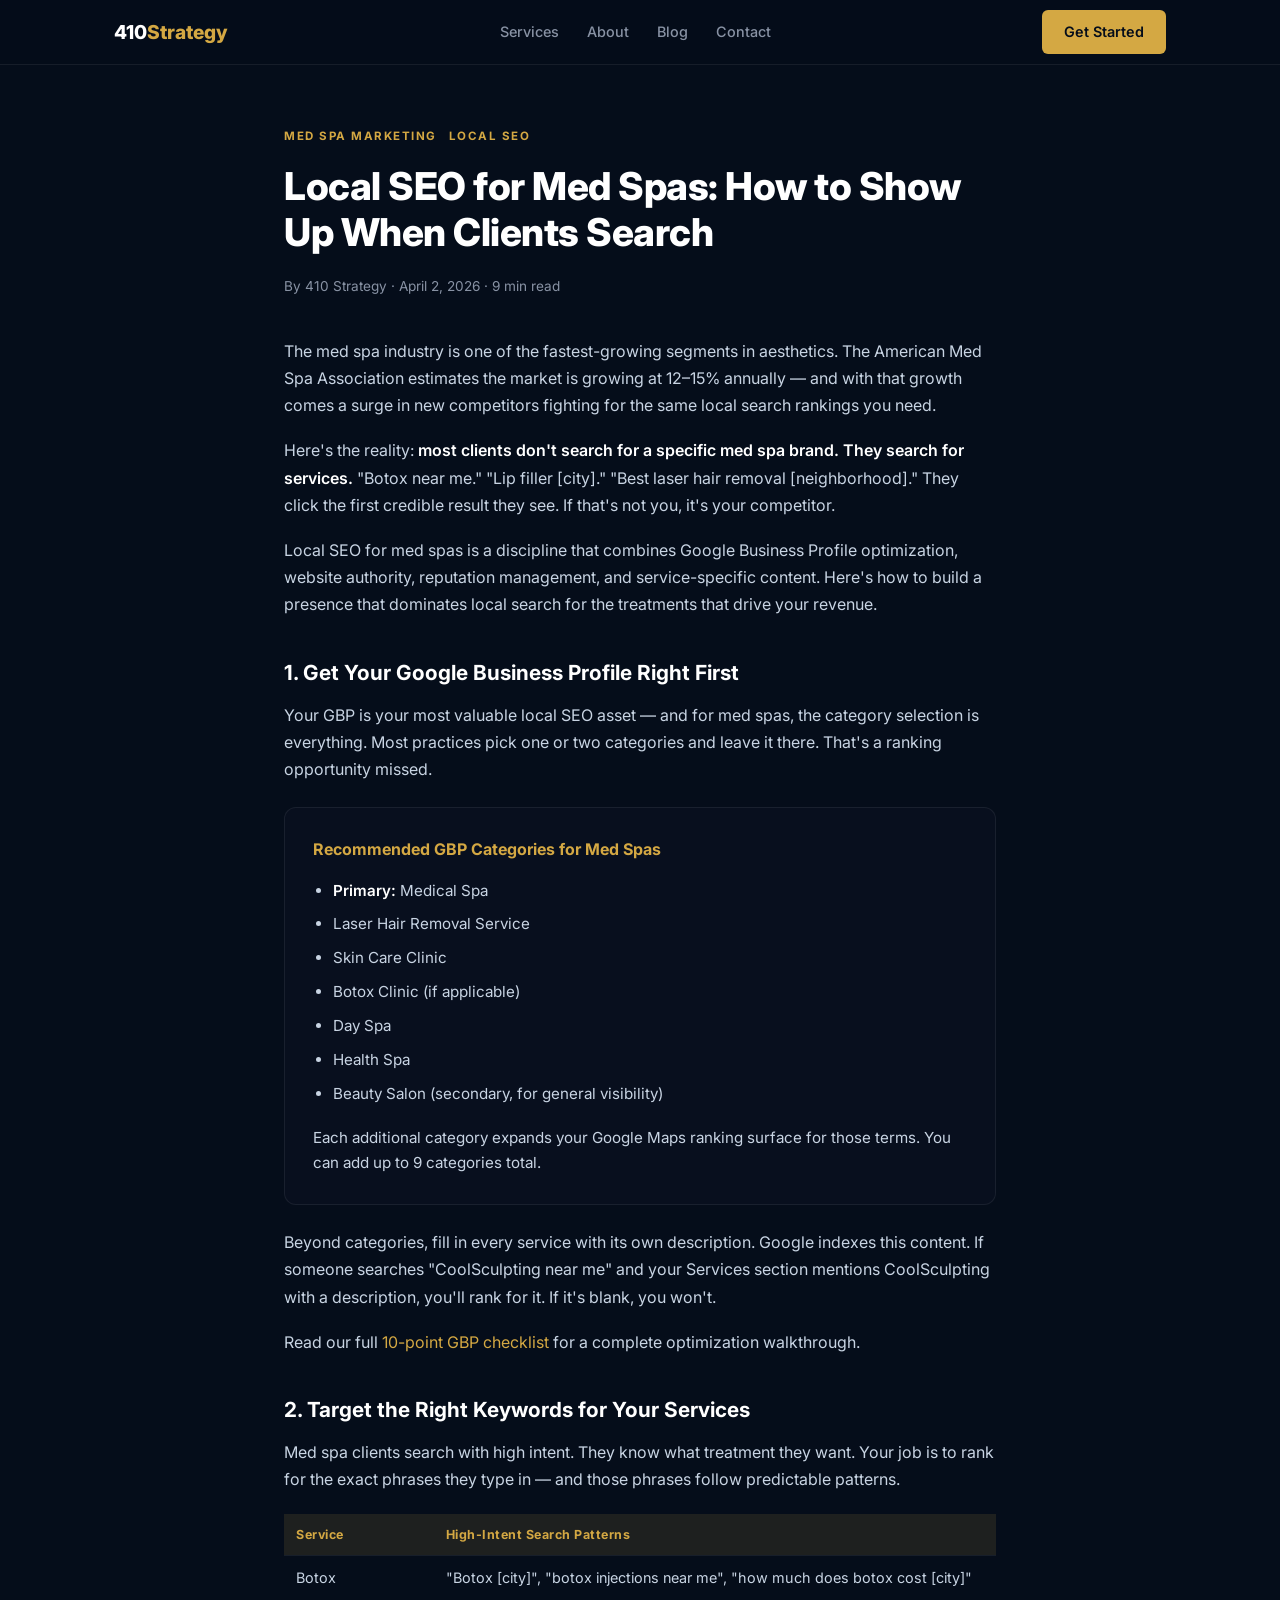
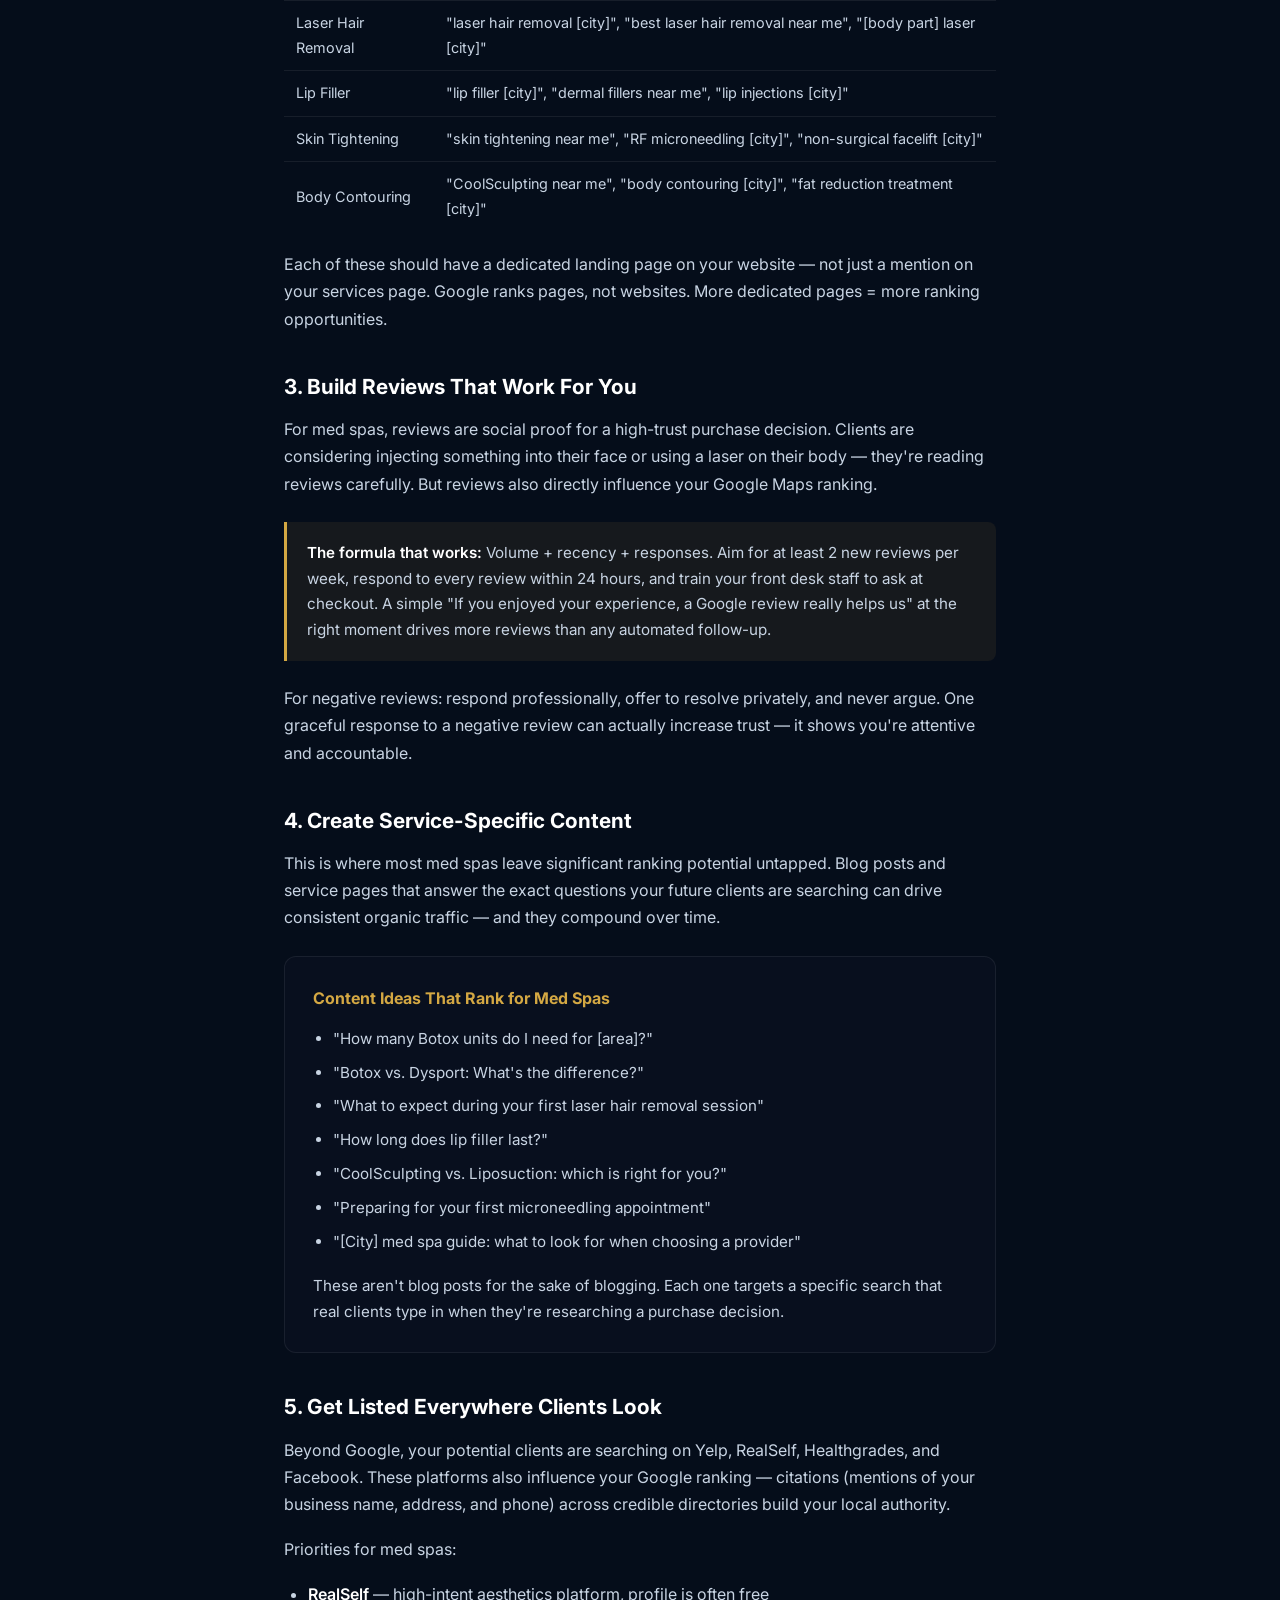
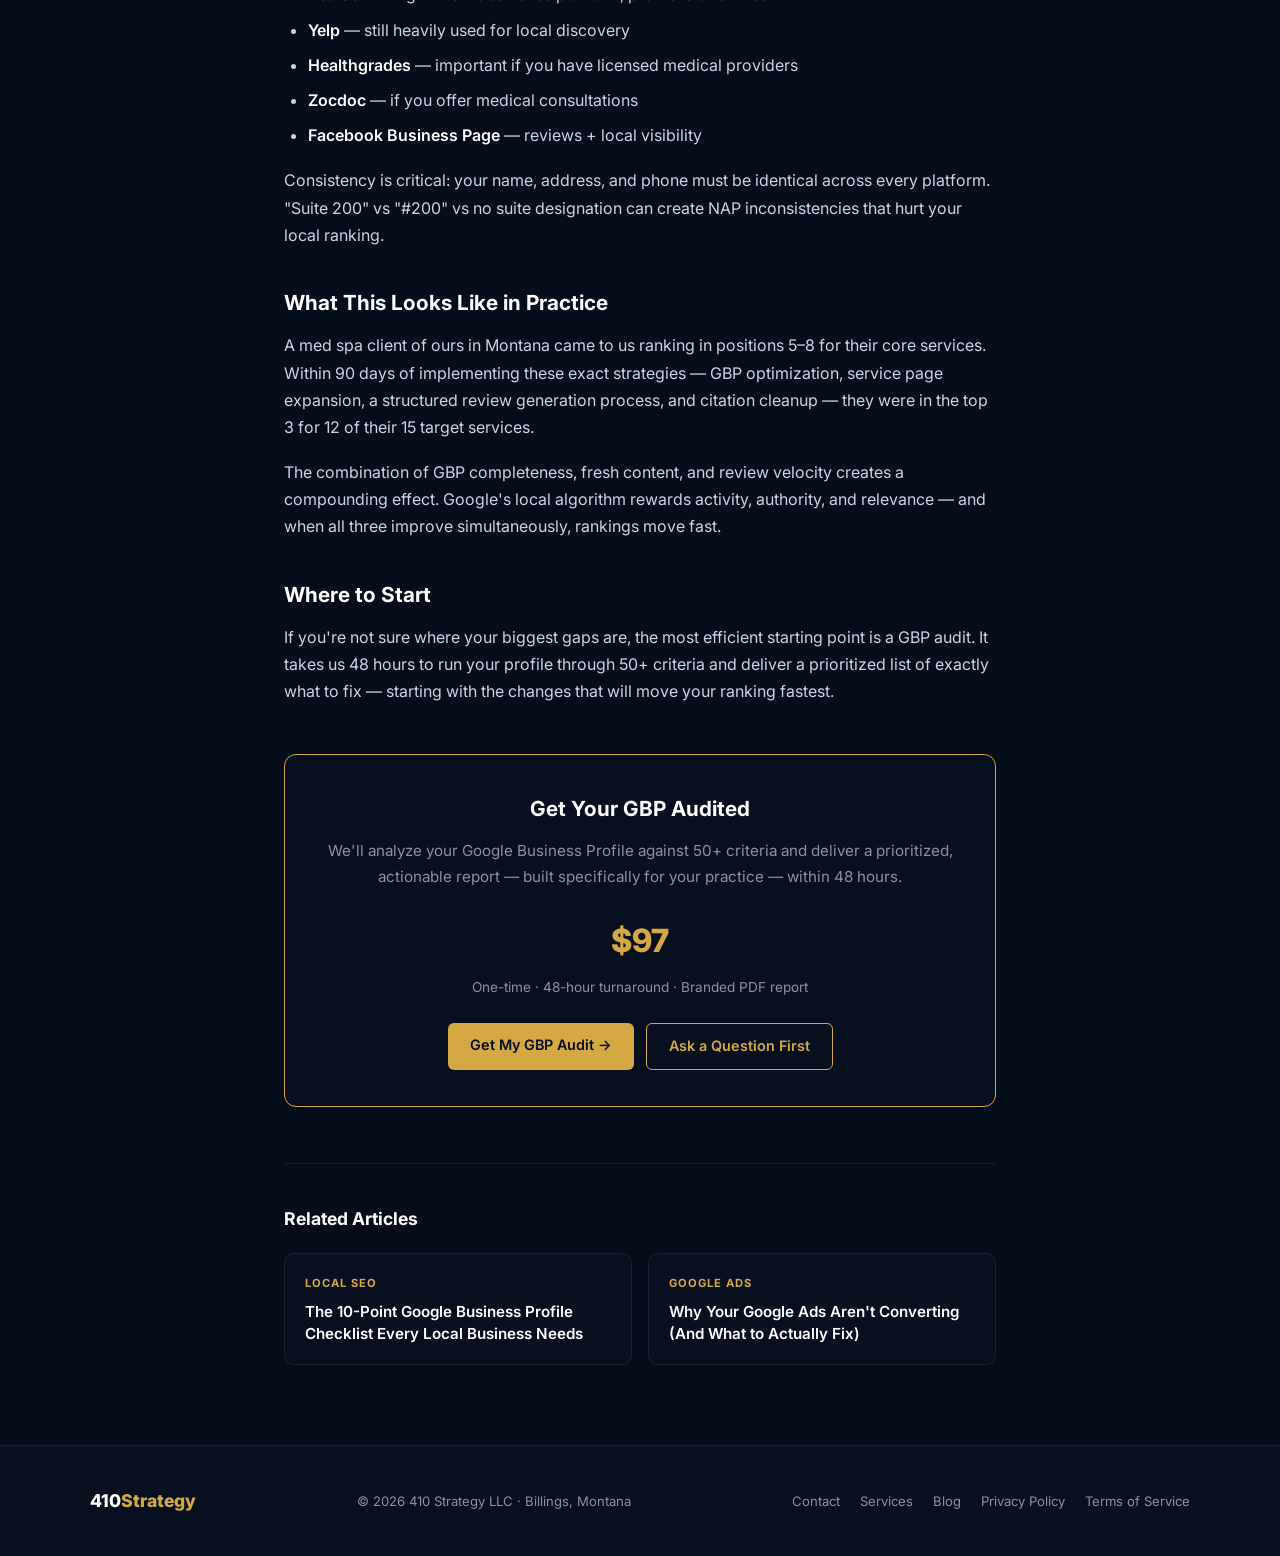
<file: 410-website/blog/local-seo-for-med-spas.html>
<!DOCTYPE html>
<html lang="en">
<head>
  <meta charset="UTF-8" />
  <meta name="viewport" content="width=device-width, initial-scale=1.0" />
  <meta name="description" content="The med spa market is exploding — and so is the competition. Here's how to dominate local search and capture high-intent clients with proven local SEO strategies." />
  <meta name="robots" content="index, follow" />
  <title>Local SEO for Med Spas: How to Show Up When Clients Search | 410 Strategy</title>

  <!-- Open Graph -->
  <meta property="og:type" content="article" />
  <meta property="og:url" content="https://410strategy.com/blog/local-seo-for-med-spas.html" />
  <meta property="og:title" content="Local SEO for Med Spas: How to Show Up When Clients Search" />
  <meta property="og:description" content="The med spa market is exploding — and so is the competition. Here's how to dominate local search and capture high-intent clients." />
  <meta property="og:site_name" content="410 Strategy" />

  <!-- Article Schema -->
  <script type="application/ld+json">
  {
    "@context": "https://schema.org",
    "@type": "Article",
    "headline": "Local SEO for Med Spas: How to Show Up When Clients Search",
    "datePublished": "2026-04-02",
    "dateModified": "2026-04-02",
    "author": { "@type": "Organization", "name": "410 Strategy" },
    "publisher": { "@type": "Organization", "name": "410 Strategy", "url": "https://410strategy.com" },
    "description": "Local SEO strategies specifically for med spas — GBP optimization, reviews, content, and category targeting."
  }
  </script>

  <link rel="preconnect" href="https://fonts.googleapis.com" />
  <link rel="preconnect" href="https://fonts.gstatic.com" crossorigin />
  <link href="https://fonts.googleapis.com/css2?family=Inter:wght@400;500;600;700;800&display=swap" rel="stylesheet" />
  <link rel="icon" href="data:image/svg+xml,<svg xmlns='http://www.w3.org/2000/svg' viewBox='0 0 32 32'><rect width='32' height='32' rx='6' fill='%23050d1a'/><text x='4' y='24' font-size='22' font-family='Arial' font-weight='900' fill='%23d4a843'>4</text></svg>" />

  <style>
    *, *::before, *::after { box-sizing: border-box; margin: 0; padding: 0; }
    :root {
      --navy: #050d1a;
      --navy-2: #080f1e;
      --gold: #d4a843;
      --gold-light: #e8c46a;
      --text: #e2e8f0;
      --muted: #8892a4;
      --border: rgba(255,255,255,0.07);
    }
    body { font-family: 'Inter', sans-serif; background: var(--navy); color: var(--text); line-height: 1.7; }
    a { color: var(--gold); text-decoration: none; }
    a:hover { color: var(--gold-light); }

    nav { position: sticky; top: 0; z-index: 100; background: rgba(5,13,26,0.95); backdrop-filter: blur(12px); border-bottom: 1px solid var(--border); }
    .nav-inner { max-width: 1100px; margin: 0 auto; padding: 0 24px; height: 64px; display: flex; align-items: center; justify-content: space-between; }
    .nav-logo { font-size: 1.2rem; font-weight: 800; color: #fff; }
    .nav-logo span { color: var(--gold); }
    .nav-links { list-style: none; display: flex; gap: 28px; }
    .nav-links a { font-size: 0.9rem; color: var(--muted); font-weight: 500; transition: color 0.2s; }
    .nav-links a:hover { color: #fff; }
    .btn { display: inline-block; padding: 10px 22px; border-radius: 6px; font-weight: 600; font-size: 0.9rem; transition: all 0.2s; }
    .btn-gold { background: var(--gold); color: #050d1a; }
    .btn-gold:hover { background: var(--gold-light); }
    .btn-outline { border: 1.5px solid var(--gold); color: var(--gold); padding: 10px 22px; border-radius: 6px; font-weight: 600; font-size: 0.9rem; transition: all 0.2s; display: inline-block; }
    .btn-outline:hover { background: var(--gold); color: #050d1a; }

    .article-wrap { max-width: 760px; margin: 0 auto; padding: 56px 24px 80px; }
    .article-meta { margin-bottom: 40px; }
    .article-tag { display: inline-block; font-size: 0.72rem; font-weight: 700; letter-spacing: 1.5px; text-transform: uppercase; color: var(--gold); margin-bottom: 16px; }
    .article-wrap h1 { font-size: clamp(1.7rem, 3.5vw, 2.4rem); font-weight: 800; color: #fff; letter-spacing: -0.5px; line-height: 1.2; margin-bottom: 20px; }
    .article-byline { font-size: 0.85rem; color: var(--muted); }

    .article-body h2 { font-size: 1.3rem; font-weight: 700; color: #fff; margin: 36px 0 12px; }
    .article-body h3 { font-size: 1.05rem; font-weight: 700; color: var(--gold); margin: 24px 0 8px; }
    .article-body p { margin-bottom: 18px; color: #c8d4e3; font-size: 1rem; }
    .article-body ul, .article-body ol { margin: 0 0 18px 24px; color: #c8d4e3; }
    .article-body li { margin-bottom: 8px; }
    .article-body strong { color: #fff; font-weight: 600; }

    /* STRATEGY CARDS */
    .strategy-section { background: var(--navy-2); border: 1px solid var(--border); border-radius: 12px; padding: 28px; margin: 24px 0; }
    .strategy-section h3 { color: var(--gold); font-size: 1rem; font-weight: 700; margin-bottom: 14px; margin-top: 0; }
    .strategy-section p { margin-bottom: 12px; color: #c8d4e3; font-size: 0.95rem; }
    .strategy-section ul { margin-left: 20px; color: #c8d4e3; font-size: 0.95rem; }
    .strategy-section p:last-child { margin-bottom: 0; }

    /* KEYWORD TABLE */
    .keyword-table { width: 100%; border-collapse: collapse; margin: 20px 0; font-size: 0.9rem; }
    .keyword-table th { text-align: left; padding: 10px 12px; background: rgba(212,168,67,0.12); color: var(--gold); font-weight: 700; font-size: 0.78rem; letter-spacing: 0.5px; border-bottom: 1px solid var(--border); }
    .keyword-table td { padding: 10px 12px; color: #c8d4e3; border-bottom: 1px solid var(--border); }
    .keyword-table tr:last-child td { border-bottom: none; }

    /* CALLOUT */
    .callout { background: rgba(212, 168, 67, 0.08); border-left: 3px solid var(--gold); padding: 18px 20px; border-radius: 0 8px 8px 0; margin: 24px 0; }
    .callout p { margin-bottom: 0; color: #c8d4e3; font-size: 0.95rem; }

    .cta-box { background: var(--navy-2); border: 1px solid var(--gold); border-radius: 12px; padding: 36px 32px; margin-top: 48px; text-align: center; }
    .cta-box h3 { font-size: 1.3rem; font-weight: 700; color: #fff; margin-bottom: 12px; }
    .cta-box p { color: var(--muted); margin-bottom: 24px; font-size: 0.95rem; }
    .cta-box .price { font-size: 2rem; font-weight: 800; color: var(--gold); margin-bottom: 8px; }
    .cta-box .price-note { font-size: 0.85rem; color: var(--muted); margin-bottom: 24px; }
    .cta-btns { display: flex; gap: 12px; justify-content: center; flex-wrap: wrap; }

    .related-posts { margin-top: 56px; padding-top: 40px; border-top: 1px solid var(--border); }
    .related-posts h3 { font-size: 1.1rem; font-weight: 700; color: #fff; margin-bottom: 20px; }
    .related-grid { display: grid; grid-template-columns: repeat(auto-fill, minmax(280px, 1fr)); gap: 16px; }
    .related-card { background: var(--navy-2); border: 1px solid var(--border); border-radius: 10px; padding: 20px; transition: border-color 0.2s; }
    .related-card:hover { border-color: var(--gold); }
    .related-card .tag { font-size: 0.7rem; font-weight: 700; letter-spacing: 1px; text-transform: uppercase; color: var(--gold); margin-bottom: 8px; display: block; }
    .related-card h4 { font-size: 0.95rem; font-weight: 600; color: #fff; line-height: 1.4; }

    footer { background: var(--navy-2); border-top: 1px solid var(--border); padding: 40px 24px; }
    .footer-inner { max-width: 1100px; margin: 0 auto; display: flex; flex-wrap: wrap; gap: 16px; align-items: center; justify-content: space-between; }
    .footer-logo { font-size: 1.1rem; font-weight: 800; color: #fff; }
    .footer-logo span { color: var(--gold); }
    .footer-copy { font-size: 0.82rem; color: var(--muted); }
    .footer-links { display: flex; gap: 20px; flex-wrap: wrap; }
    .footer-links a { font-size: 0.82rem; color: var(--muted); transition: color 0.2s; }
    .footer-links a:hover { color: #fff; }

    @media (max-width: 640px) {
      .nav-links { display: none; }
      .footer-inner { flex-direction: column; text-align: center; }
      .cta-btns { flex-direction: column; align-items: center; }
    }
  </style>
</head>
<body>

<nav>
  <div class="nav-inner">
    <a href="https://410strategy.com" class="nav-logo">410<span>Strategy</span></a>
    <ul class="nav-links">
      <li><a href="https://410strategy.com/#services">Services</a></li>
      <li><a href="https://410strategy.com/#about">About</a></li>
      <li><a href="https://410strategy.com/blog/">Blog</a></li>
      <li><a href="https://410strategy.com/#contact">Contact</a></li>
    </ul>
    <a href="https://410strategy.com/#contact" class="btn btn-gold">Get Started</a>
  </div>
</nav>

<div class="article-wrap">
  <div class="article-meta">
    <span class="article-tag">Med Spa Marketing</span>
    <span class="article-tag" style="margin-left:8px;">Local SEO</span>
    <h1>Local SEO for Med Spas: How to Show Up When Clients Search</h1>
    <p class="article-byline">By 410 Strategy · April 2, 2026 · 9 min read</p>
  </div>

  <div class="article-body">

    <p>The med spa industry is one of the fastest-growing segments in aesthetics. The American Med Spa Association estimates the market is growing at 12–15% annually — and with that growth comes a surge in new competitors fighting for the same local search rankings you need.</p>

    <p>Here's the reality: <strong>most clients don't search for a specific med spa brand. They search for services.</strong> "Botox near me." "Lip filler [city]." "Best laser hair removal [neighborhood]." They click the first credible result they see. If that's not you, it's your competitor.</p>

    <p>Local SEO for med spas is a discipline that combines Google Business Profile optimization, website authority, reputation management, and service-specific content. Here's how to build a presence that dominates local search for the treatments that drive your revenue.</p>

    <h2>1. Get Your Google Business Profile Right First</h2>

    <p>Your GBP is your most valuable local SEO asset — and for med spas, the category selection is everything. Most practices pick one or two categories and leave it there. That's a ranking opportunity missed.</p>

    <div class="strategy-section">
      <h3>Recommended GBP Categories for Med Spas</h3>
      <ul>
        <li><strong>Primary:</strong> Medical Spa</li>
        <li>Laser Hair Removal Service</li>
        <li>Skin Care Clinic</li>
        <li>Botox Clinic (if applicable)</li>
        <li>Day Spa</li>
        <li>Health Spa</li>
        <li>Beauty Salon (secondary, for general visibility)</li>
      </ul>
      <p style="margin-top: 14px;">Each additional category expands your Google Maps ranking surface for those terms. You can add up to 9 categories total.</p>
    </div>

    <p>Beyond categories, fill in every service with its own description. Google indexes this content. If someone searches "CoolSculpting near me" and your Services section mentions CoolSculpting with a description, you'll rank for it. If it's blank, you won't.</p>

    <p>Read our full <a href="/blog/google-business-profile-checklist.html">10-point GBP checklist</a> for a complete optimization walkthrough.</p>

    <h2>2. Target the Right Keywords for Your Services</h2>

    <p>Med spa clients search with high intent. They know what treatment they want. Your job is to rank for the exact phrases they type in — and those phrases follow predictable patterns.</p>

    <table class="keyword-table">
      <thead>
        <tr>
          <th>Service</th>
          <th>High-Intent Search Patterns</th>
        </tr>
      </thead>
      <tbody>
        <tr>
          <td>Botox</td>
          <td>"Botox [city]", "botox injections near me", "how much does botox cost [city]"</td>
        </tr>
        <tr>
          <td>Laser Hair Removal</td>
          <td>"laser hair removal [city]", "best laser hair removal near me", "[body part] laser [city]"</td>
        </tr>
        <tr>
          <td>Lip Filler</td>
          <td>"lip filler [city]", "dermal fillers near me", "lip injections [city]"</td>
        </tr>
        <tr>
          <td>Skin Tightening</td>
          <td>"skin tightening near me", "RF microneedling [city]", "non-surgical facelift [city]"</td>
        </tr>
        <tr>
          <td>Body Contouring</td>
          <td>"CoolSculpting near me", "body contouring [city]", "fat reduction treatment [city]"</td>
        </tr>
      </tbody>
    </table>

    <p>Each of these should have a dedicated landing page on your website — not just a mention on your services page. Google ranks pages, not websites. More dedicated pages = more ranking opportunities.</p>

    <h2>3. Build Reviews That Work For You</h2>

    <p>For med spas, reviews are social proof for a high-trust purchase decision. Clients are considering injecting something into their face or using a laser on their body — they're reading reviews carefully. But reviews also directly influence your Google Maps ranking.</p>

    <div class="callout">
      <p><strong>The formula that works:</strong> Volume + recency + responses. Aim for at least 2 new reviews per week, respond to every review within 24 hours, and train your front desk staff to ask at checkout. A simple "If you enjoyed your experience, a Google review really helps us" at the right moment drives more reviews than any automated follow-up.</p>
    </div>

    <p>For negative reviews: respond professionally, offer to resolve privately, and never argue. One graceful response to a negative review can actually increase trust — it shows you're attentive and accountable.</p>

    <h2>4. Create Service-Specific Content</h2>

    <p>This is where most med spas leave significant ranking potential untapped. Blog posts and service pages that answer the exact questions your future clients are searching can drive consistent organic traffic — and they compound over time.</p>

    <div class="strategy-section">
      <h3>Content Ideas That Rank for Med Spas</h3>
      <ul>
        <li>"How many Botox units do I need for [area]?"</li>
        <li>"Botox vs. Dysport: What's the difference?"</li>
        <li>"What to expect during your first laser hair removal session"</li>
        <li>"How long does lip filler last?"</li>
        <li>"CoolSculpting vs. Liposuction: which is right for you?"</li>
        <li>"Preparing for your first microneedling appointment"</li>
        <li>"[City] med spa guide: what to look for when choosing a provider"</li>
      </ul>
      <p style="margin-top: 14px;">These aren't blog posts for the sake of blogging. Each one targets a specific search that real clients type in when they're researching a purchase decision.</p>
    </div>

    <h2>5. Get Listed Everywhere Clients Look</h2>

    <p>Beyond Google, your potential clients are searching on Yelp, RealSelf, Healthgrades, and Facebook. These platforms also influence your Google ranking — citations (mentions of your business name, address, and phone) across credible directories build your local authority.</p>

    <p>Priorities for med spas:</p>
    <ul>
      <li><strong>RealSelf</strong> — high-intent aesthetics platform, profile is often free</li>
      <li><strong>Yelp</strong> — still heavily used for local discovery</li>
      <li><strong>Healthgrades</strong> — important if you have licensed medical providers</li>
      <li><strong>Zocdoc</strong> — if you offer medical consultations</li>
      <li><strong>Facebook Business Page</strong> — reviews + local visibility</li>
    </ul>

    <p>Consistency is critical: your name, address, and phone must be identical across every platform. "Suite 200" vs "#200" vs no suite designation can create NAP inconsistencies that hurt your local ranking.</p>

    <h2>What This Looks Like in Practice</h2>

    <p>A med spa client of ours in Montana came to us ranking in positions 5–8 for their core services. Within 90 days of implementing these exact strategies — GBP optimization, service page expansion, a structured review generation process, and citation cleanup — they were in the top 3 for 12 of their 15 target services.</p>

    <p>The combination of GBP completeness, fresh content, and review velocity creates a compounding effect. Google's local algorithm rewards activity, authority, and relevance — and when all three improve simultaneously, rankings move fast.</p>

    <h2>Where to Start</h2>

    <p>If you're not sure where your biggest gaps are, the most efficient starting point is a GBP audit. It takes us 48 hours to run your profile through 50+ criteria and deliver a prioritized list of exactly what to fix — starting with the changes that will move your ranking fastest.</p>

  </div>

  <!-- CTA BOX -->
  <div class="cta-box">
    <h3>Get Your GBP Audited</h3>
    <p>We'll analyze your Google Business Profile against 50+ criteria and deliver a prioritized, actionable report — built specifically for your practice — within 48 hours.</p>
    <div class="price">$97</div>
    <div class="price-note">One-time · 48-hour turnaround · Branded PDF report</div>
    <div class="cta-btns">
      <a href="https://buy.stripe.com/5kQ8wRgmv5EF1405br5AQ00" class="btn btn-gold">Get My GBP Audit →</a>
      <a href="https://410strategy.com/#contact" class="btn-outline">Ask a Question First</a>
    </div>
  </div>

  <!-- RELATED POSTS -->
  <div class="related-posts">
    <h3>Related Articles</h3>
    <div class="related-grid">
      <a href="/blog/google-business-profile-checklist.html" class="related-card">
        <span class="tag">Local SEO</span>
        <h4>The 10-Point Google Business Profile Checklist Every Local Business Needs</h4>
      </a>
      <a href="/blog/why-your-google-ads-arent-converting.html" class="related-card">
        <span class="tag">Google Ads</span>
        <h4>Why Your Google Ads Aren't Converting (And What to Actually Fix)</h4>
      </a>
    </div>
  </div>
</div>

<footer>
  <div class="footer-inner">
    <div class="footer-logo">410<span>Strategy</span></div>
    <div class="footer-copy">© 2026 410 Strategy LLC · Billings, Montana</div>
    <div class="footer-links">
      <a href="mailto:aaron@410strategy.com">Contact</a>
      <a href="https://410strategy.com/#services">Services</a>
      <a href="https://410strategy.com/blog/">Blog</a>
      <a href="/privacy.html">Privacy Policy</a>
      <a href="/terms.html">Terms of Service</a>
    </div>
  </div>
</footer>

</body>
</html>
</file>
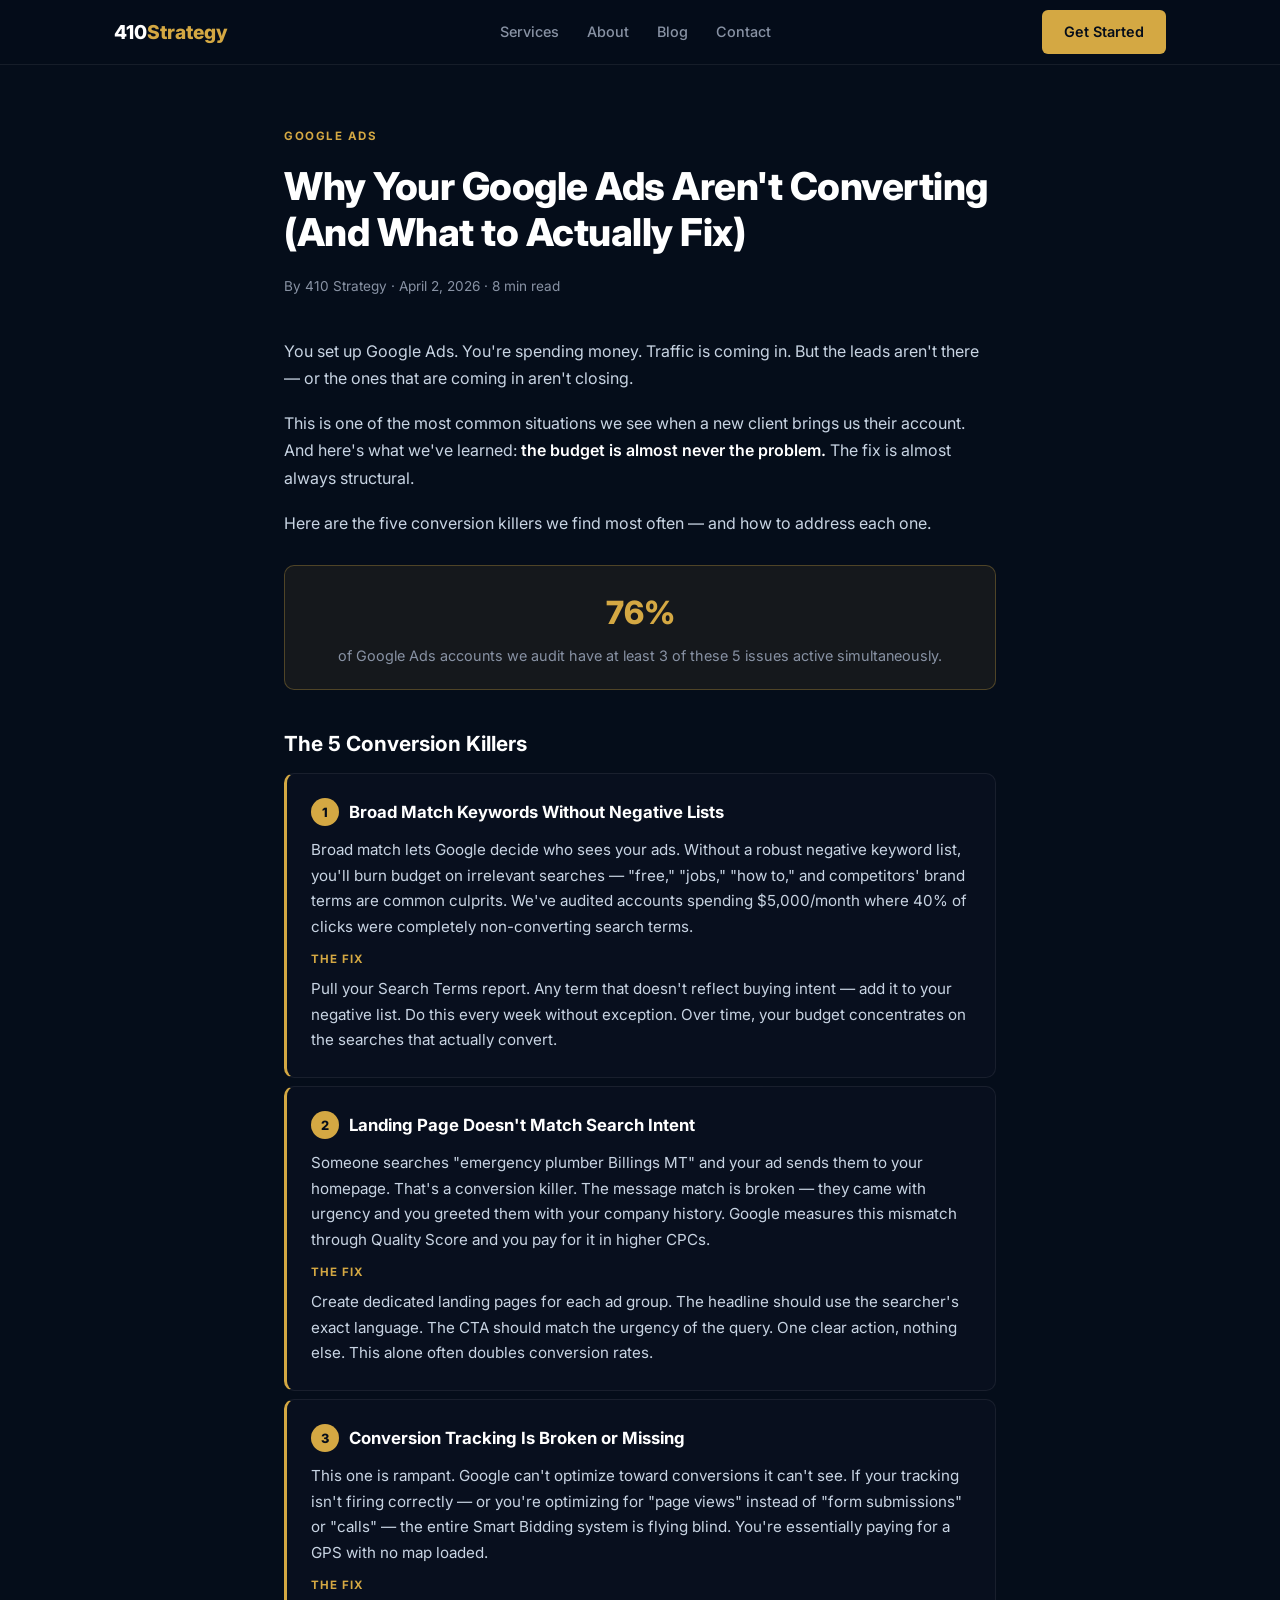
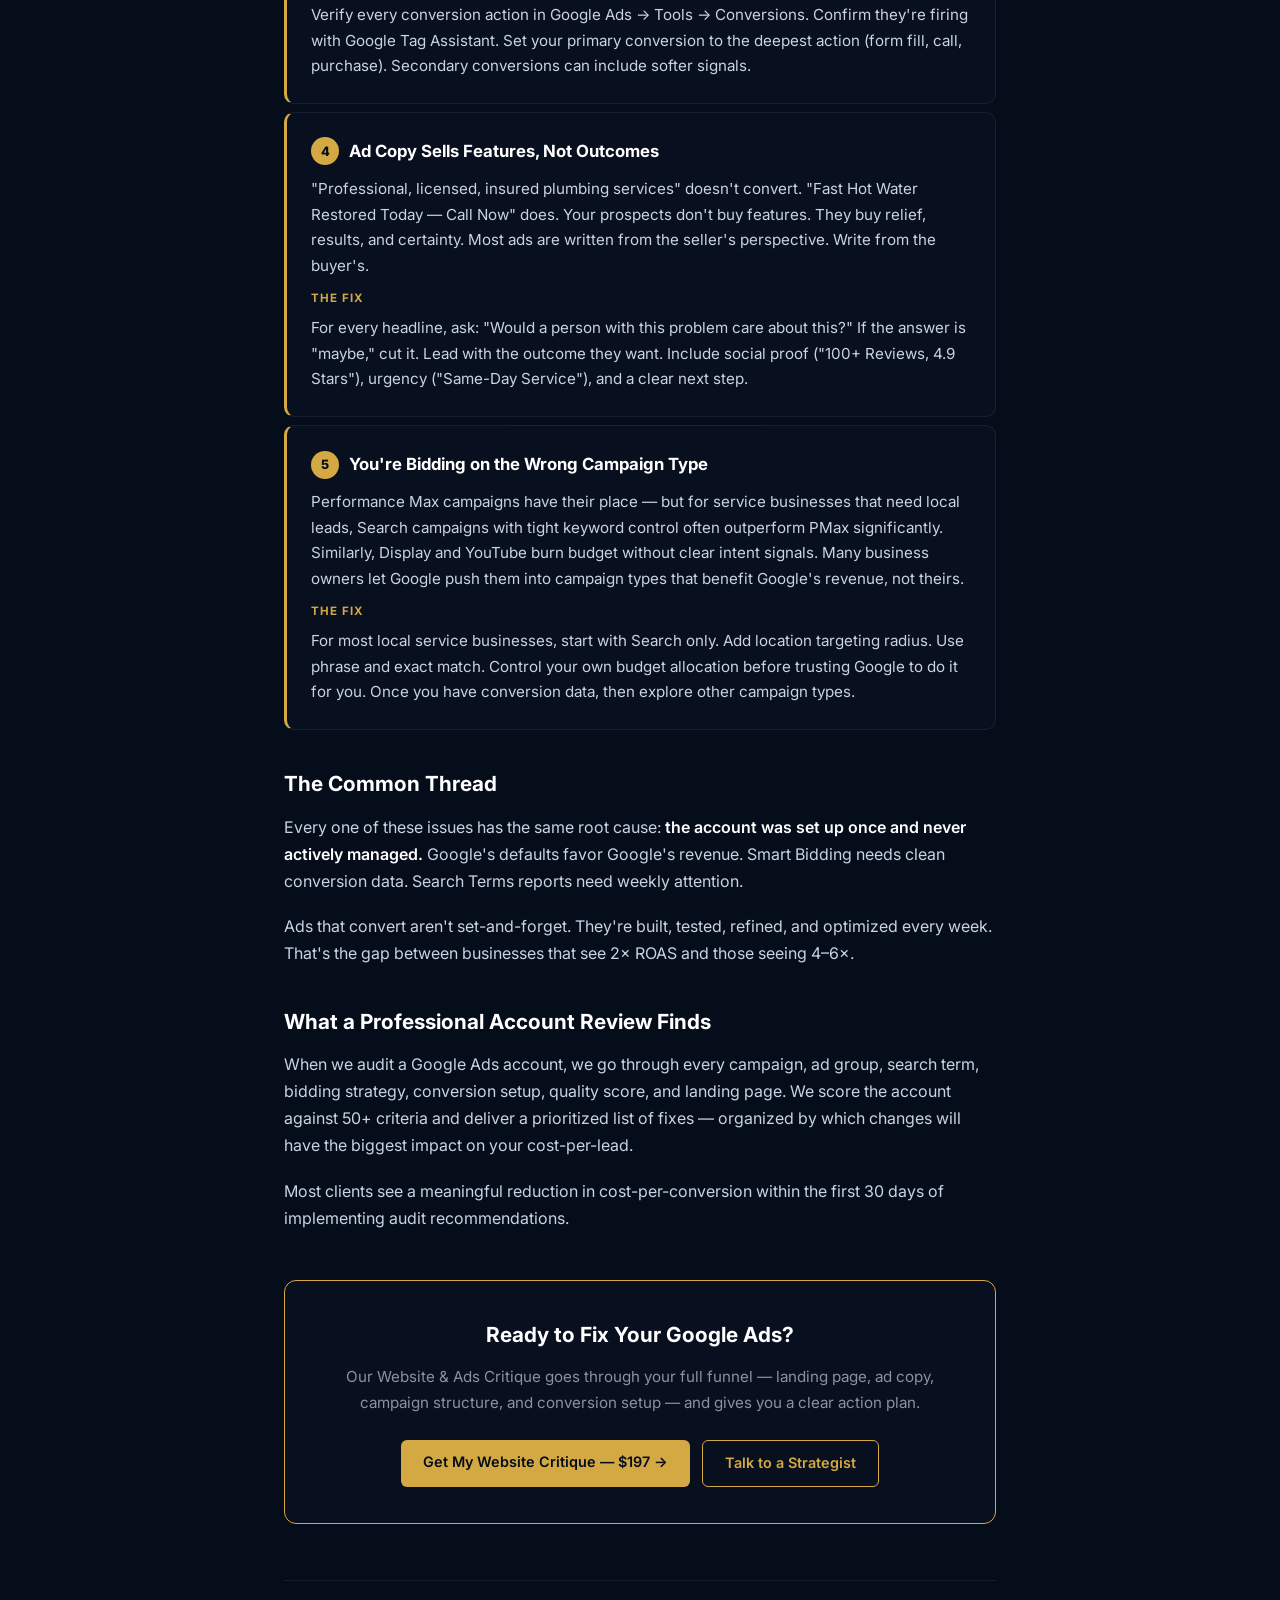
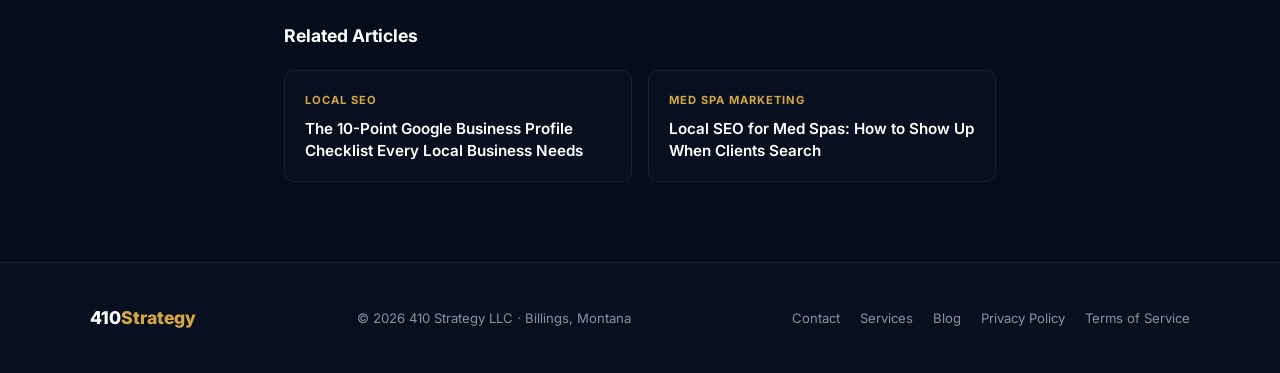
<file: 410-website/blog/why-your-google-ads-arent-converting.html>
<!DOCTYPE html>
<html lang="en">
<head>
  <meta charset="UTF-8" />
  <meta name="viewport" content="width=device-width, initial-scale=1.0" />
  <meta name="description" content="Running Google Ads with mediocre results? It's rarely the budget. Here are the 5 most common conversion killers — and exactly how to fix them." />
  <meta name="robots" content="index, follow" />
  <title>Why Your Google Ads Aren't Converting (And What to Actually Fix) | 410 Strategy</title>

  <!-- Open Graph -->
  <meta property="og:type" content="article" />
  <meta property="og:url" content="https://410strategy.com/blog/why-your-google-ads-arent-converting.html" />
  <meta property="og:title" content="Why Your Google Ads Aren't Converting (And What to Actually Fix)" />
  <meta property="og:description" content="Running Google Ads with mediocre results? It's rarely the budget. Here are the 5 most common conversion killers — and exactly how to fix them." />
  <meta property="og:site_name" content="410 Strategy" />

  <!-- Article Schema -->
  <script type="application/ld+json">
  {
    "@context": "https://schema.org",
    "@type": "Article",
    "headline": "Why Your Google Ads Aren't Converting (And What to Actually Fix)",
    "datePublished": "2026-04-02",
    "dateModified": "2026-04-02",
    "author": { "@type": "Organization", "name": "410 Strategy" },
    "publisher": { "@type": "Organization", "name": "410 Strategy", "url": "https://410strategy.com" },
    "description": "The 5 most common reasons Google Ads fail to convert — and exactly how to fix them."
  }
  </script>

  <link rel="preconnect" href="https://fonts.googleapis.com" />
  <link rel="preconnect" href="https://fonts.gstatic.com" crossorigin />
  <link href="https://fonts.googleapis.com/css2?family=Inter:wght@400;500;600;700;800&display=swap" rel="stylesheet" />
  <link rel="icon" href="data:image/svg+xml,<svg xmlns='http://www.w3.org/2000/svg' viewBox='0 0 32 32'><rect width='32' height='32' rx='6' fill='%23050d1a'/><text x='4' y='24' font-size='22' font-family='Arial' font-weight='900' fill='%23d4a843'>4</text></svg>" />

  <style>
    *, *::before, *::after { box-sizing: border-box; margin: 0; padding: 0; }
    :root {
      --navy: #050d1a;
      --navy-2: #080f1e;
      --gold: #d4a843;
      --gold-light: #e8c46a;
      --text: #e2e8f0;
      --muted: #8892a4;
      --border: rgba(255,255,255,0.07);
      --red: #e55;
    }
    body { font-family: 'Inter', sans-serif; background: var(--navy); color: var(--text); line-height: 1.7; }
    a { color: var(--gold); text-decoration: none; }
    a:hover { color: var(--gold-light); }

    nav { position: sticky; top: 0; z-index: 100; background: rgba(5,13,26,0.95); backdrop-filter: blur(12px); border-bottom: 1px solid var(--border); }
    .nav-inner { max-width: 1100px; margin: 0 auto; padding: 0 24px; height: 64px; display: flex; align-items: center; justify-content: space-between; }
    .nav-logo { font-size: 1.2rem; font-weight: 800; color: #fff; }
    .nav-logo span { color: var(--gold); }
    .nav-links { list-style: none; display: flex; gap: 28px; }
    .nav-links a { font-size: 0.9rem; color: var(--muted); font-weight: 500; transition: color 0.2s; }
    .nav-links a:hover { color: #fff; }
    .btn { display: inline-block; padding: 10px 22px; border-radius: 6px; font-weight: 600; font-size: 0.9rem; transition: all 0.2s; }
    .btn-gold { background: var(--gold); color: #050d1a; }
    .btn-gold:hover { background: var(--gold-light); }
    .btn-outline { border: 1.5px solid var(--gold); color: var(--gold); padding: 10px 22px; border-radius: 6px; font-weight: 600; font-size: 0.9rem; transition: all 0.2s; display: inline-block; }
    .btn-outline:hover { background: var(--gold); color: #050d1a; }

    .article-wrap { max-width: 760px; margin: 0 auto; padding: 56px 24px 80px; }
    .article-meta { margin-bottom: 40px; }
    .article-tag { display: inline-block; font-size: 0.72rem; font-weight: 700; letter-spacing: 1.5px; text-transform: uppercase; color: var(--gold); margin-bottom: 16px; }
    .article-wrap h1 { font-size: clamp(1.7rem, 3.5vw, 2.4rem); font-weight: 800; color: #fff; letter-spacing: -0.5px; line-height: 1.2; margin-bottom: 20px; }
    .article-byline { font-size: 0.85rem; color: var(--muted); }

    .article-body h2 { font-size: 1.3rem; font-weight: 700; color: #fff; margin: 36px 0 12px; }
    .article-body p { margin-bottom: 18px; color: #c8d4e3; font-size: 1rem; }
    .article-body ul, .article-body ol { margin: 0 0 18px 24px; color: #c8d4e3; }
    .article-body li { margin-bottom: 8px; }
    .article-body strong { color: #fff; font-weight: 600; }

    /* PROBLEM CARDS */
    .problem-list { list-style: none; margin-left: 0 !important; }
    .problem-item { margin-bottom: 24px; padding: 24px; background: var(--navy-2); border: 1px solid var(--border); border-left: 3px solid var(--gold); border-radius: 10px; }
    .problem-label { display: flex; align-items: center; gap: 10px; margin-bottom: 10px; }
    .problem-num { width: 28px; height: 28px; background: var(--gold); color: #050d1a; border-radius: 50%; display: flex; align-items: center; justify-content: center; font-weight: 800; font-size: 0.8rem; flex-shrink: 0; }
    .problem-label strong { font-size: 1.05rem; color: #fff; font-weight: 700; }
    .problem-item p { margin-bottom: 10px; font-size: 0.95rem; color: #c8d4e3; }
    .problem-item p:last-child { margin-bottom: 0; }
    .fix-label { font-size: 0.72rem; font-weight: 700; letter-spacing: 1px; text-transform: uppercase; color: var(--gold); margin-bottom: 6px; display: block; }

    /* STAT CALLOUT */
    .stat-callout { background: rgba(212, 168, 67, 0.08); border: 1px solid rgba(212, 168, 67, 0.3); border-radius: 10px; padding: 20px 24px; margin: 28px 0; text-align: center; }
    .stat-callout .stat { font-size: 2rem; font-weight: 800; color: var(--gold); }
    .stat-callout p { color: var(--muted); font-size: 0.9rem; margin-top: 4px; margin-bottom: 0; }

    .cta-box { background: var(--navy-2); border: 1px solid var(--gold); border-radius: 12px; padding: 36px 32px; margin-top: 48px; text-align: center; }
    .cta-box h3 { font-size: 1.3rem; font-weight: 700; color: #fff; margin-bottom: 12px; }
    .cta-box p { color: var(--muted); margin-bottom: 24px; font-size: 0.95rem; }
    .cta-btns { display: flex; gap: 12px; justify-content: center; flex-wrap: wrap; }

    .related-posts { margin-top: 56px; padding-top: 40px; border-top: 1px solid var(--border); }
    .related-posts h3 { font-size: 1.1rem; font-weight: 700; color: #fff; margin-bottom: 20px; }
    .related-grid { display: grid; grid-template-columns: repeat(auto-fill, minmax(280px, 1fr)); gap: 16px; }
    .related-card { background: var(--navy-2); border: 1px solid var(--border); border-radius: 10px; padding: 20px; transition: border-color 0.2s; }
    .related-card:hover { border-color: var(--gold); }
    .related-card .tag { font-size: 0.7rem; font-weight: 700; letter-spacing: 1px; text-transform: uppercase; color: var(--gold); margin-bottom: 8px; display: block; }
    .related-card h4 { font-size: 0.95rem; font-weight: 600; color: #fff; line-height: 1.4; }

    footer { background: var(--navy-2); border-top: 1px solid var(--border); padding: 40px 24px; }
    .footer-inner { max-width: 1100px; margin: 0 auto; display: flex; flex-wrap: wrap; gap: 16px; align-items: center; justify-content: space-between; }
    .footer-logo { font-size: 1.1rem; font-weight: 800; color: #fff; }
    .footer-logo span { color: var(--gold); }
    .footer-copy { font-size: 0.82rem; color: var(--muted); }
    .footer-links { display: flex; gap: 20px; flex-wrap: wrap; }
    .footer-links a { font-size: 0.82rem; color: var(--muted); transition: color 0.2s; }
    .footer-links a:hover { color: #fff; }

    @media (max-width: 640px) {
      .nav-links { display: none; }
      .footer-inner { flex-direction: column; text-align: center; }
      .cta-btns { flex-direction: column; align-items: center; }
    }
  </style>
</head>
<body>

<nav>
  <div class="nav-inner">
    <a href="https://410strategy.com" class="nav-logo">410<span>Strategy</span></a>
    <ul class="nav-links">
      <li><a href="https://410strategy.com/#services">Services</a></li>
      <li><a href="https://410strategy.com/#about">About</a></li>
      <li><a href="https://410strategy.com/blog/">Blog</a></li>
      <li><a href="https://410strategy.com/#contact">Contact</a></li>
    </ul>
    <a href="https://410strategy.com/#contact" class="btn btn-gold">Get Started</a>
  </div>
</nav>

<div class="article-wrap">
  <div class="article-meta">
    <span class="article-tag">Google Ads</span>
    <h1>Why Your Google Ads Aren't Converting (And What to Actually Fix)</h1>
    <p class="article-byline">By 410 Strategy · April 2, 2026 · 8 min read</p>
  </div>

  <div class="article-body">

    <p>You set up Google Ads. You're spending money. Traffic is coming in. But the leads aren't there — or the ones that are coming in aren't closing.</p>

    <p>This is one of the most common situations we see when a new client brings us their account. And here's what we've learned: <strong>the budget is almost never the problem.</strong> The fix is almost always structural.</p>

    <p>Here are the five conversion killers we find most often — and how to address each one.</p>

    <div class="stat-callout">
      <div class="stat">76%</div>
      <p>of Google Ads accounts we audit have at least 3 of these 5 issues active simultaneously.</p>
    </div>

    <h2>The 5 Conversion Killers</h2>

    <ul class="problem-list">
      <li class="problem-item">
        <div class="problem-label">
          <div class="problem-num">1</div>
          <strong>Broad Match Keywords Without Negative Lists</strong>
        </div>
        <p>Broad match lets Google decide who sees your ads. Without a robust negative keyword list, you'll burn budget on irrelevant searches — "free," "jobs," "how to," and competitors' brand terms are common culprits. We've audited accounts spending $5,000/month where 40% of clicks were completely non-converting search terms.</p>
        <span class="fix-label">The Fix</span>
        <p>Pull your Search Terms report. Any term that doesn't reflect buying intent — add it to your negative list. Do this every week without exception. Over time, your budget concentrates on the searches that actually convert.</p>
      </li>

      <li class="problem-item">
        <div class="problem-label">
          <div class="problem-num">2</div>
          <strong>Landing Page Doesn't Match Search Intent</strong>
        </div>
        <p>Someone searches "emergency plumber Billings MT" and your ad sends them to your homepage. That's a conversion killer. The message match is broken — they came with urgency and you greeted them with your company history. Google measures this mismatch through Quality Score and you pay for it in higher CPCs.</p>
        <span class="fix-label">The Fix</span>
        <p>Create dedicated landing pages for each ad group. The headline should use the searcher's exact language. The CTA should match the urgency of the query. One clear action, nothing else. This alone often doubles conversion rates.</p>
      </li>

      <li class="problem-item">
        <div class="problem-label">
          <div class="problem-num">3</div>
          <strong>Conversion Tracking Is Broken or Missing</strong>
        </div>
        <p>This one is rampant. Google can't optimize toward conversions it can't see. If your tracking isn't firing correctly — or you're optimizing for "page views" instead of "form submissions" or "calls" — the entire Smart Bidding system is flying blind. You're essentially paying for a GPS with no map loaded.</p>
        <span class="fix-label">The Fix</span>
        <p>Verify every conversion action in Google Ads → Tools → Conversions. Confirm they're firing with Google Tag Assistant. Set your primary conversion to the deepest action (form fill, call, purchase). Secondary conversions can include softer signals.</p>
      </li>

      <li class="problem-item">
        <div class="problem-label">
          <div class="problem-num">4</div>
          <strong>Ad Copy Sells Features, Not Outcomes</strong>
        </div>
        <p>"Professional, licensed, insured plumbing services" doesn't convert. "Fast Hot Water Restored Today — Call Now" does. Your prospects don't buy features. They buy relief, results, and certainty. Most ads are written from the seller's perspective. Write from the buyer's.</p>
        <span class="fix-label">The Fix</span>
        <p>For every headline, ask: "Would a person with this problem care about this?" If the answer is "maybe," cut it. Lead with the outcome they want. Include social proof ("100+ Reviews, 4.9 Stars"), urgency ("Same-Day Service"), and a clear next step.</p>
      </li>

      <li class="problem-item">
        <div class="problem-label">
          <div class="problem-num">5</div>
          <strong>You're Bidding on the Wrong Campaign Type</strong>
        </div>
        <p>Performance Max campaigns have their place — but for service businesses that need local leads, Search campaigns with tight keyword control often outperform PMax significantly. Similarly, Display and YouTube burn budget without clear intent signals. Many business owners let Google push them into campaign types that benefit Google's revenue, not theirs.</p>
        <span class="fix-label">The Fix</span>
        <p>For most local service businesses, start with Search only. Add location targeting radius. Use phrase and exact match. Control your own budget allocation before trusting Google to do it for you. Once you have conversion data, then explore other campaign types.</p>
      </li>
    </ul>

    <h2>The Common Thread</h2>

    <p>Every one of these issues has the same root cause: <strong>the account was set up once and never actively managed.</strong> Google's defaults favor Google's revenue. Smart Bidding needs clean conversion data. Search Terms reports need weekly attention.</p>

    <p>Ads that convert aren't set-and-forget. They're built, tested, refined, and optimized every week. That's the gap between businesses that see 2× ROAS and those seeing 4–6×.</p>

    <h2>What a Professional Account Review Finds</h2>

    <p>When we audit a Google Ads account, we go through every campaign, ad group, search term, bidding strategy, conversion setup, quality score, and landing page. We score the account against 50+ criteria and deliver a prioritized list of fixes — organized by which changes will have the biggest impact on your cost-per-lead.</p>

    <p>Most clients see a meaningful reduction in cost-per-conversion within the first 30 days of implementing audit recommendations.</p>

  </div>

  <!-- CTA BOX -->
  <div class="cta-box">
    <h3>Ready to Fix Your Google Ads?</h3>
    <p>Our Website & Ads Critique goes through your full funnel — landing page, ad copy, campaign structure, and conversion setup — and gives you a clear action plan.</p>
    <div class="cta-btns">
      <a href="https://buy.stripe.com/6oU8wR9Y73wx7so33j5AQ01" class="btn btn-gold">Get My Website Critique — $197 →</a>
      <a href="https://410strategy.com/#contact" class="btn-outline">Talk to a Strategist</a>
    </div>
  </div>

  <!-- RELATED POSTS -->
  <div class="related-posts">
    <h3>Related Articles</h3>
    <div class="related-grid">
      <a href="/blog/google-business-profile-checklist.html" class="related-card">
        <span class="tag">Local SEO</span>
        <h4>The 10-Point Google Business Profile Checklist Every Local Business Needs</h4>
      </a>
      <a href="/blog/local-seo-for-med-spas.html" class="related-card">
        <span class="tag">Med Spa Marketing</span>
        <h4>Local SEO for Med Spas: How to Show Up When Clients Search</h4>
      </a>
    </div>
  </div>
</div>

<footer>
  <div class="footer-inner">
    <div class="footer-logo">410<span>Strategy</span></div>
    <div class="footer-copy">© 2026 410 Strategy LLC · Billings, Montana</div>
    <div class="footer-links">
      <a href="mailto:aaron@410strategy.com">Contact</a>
      <a href="https://410strategy.com/#services">Services</a>
      <a href="https://410strategy.com/blog/">Blog</a>
      <a href="/privacy.html">Privacy Policy</a>
      <a href="/terms.html">Terms of Service</a>
    </div>
  </div>
</footer>

</body>
</html>
</file>
<file: 410-website/style.css>
/* ══════════════════════════════════════════════════════════════════════════
   410 Strategy — Premium Agency CSS
   Pure CSS, no frameworks. Mobile-first, dark navy + gold.
   Updated: April 2026 — overhaul with origin story, why section, wordmark
   ══════════════════════════════════════════════════════════════════════════ */

:root {
  --navy-900: #050d1a;
  --navy-800: #091428;
  --navy-700: #0d1e3a;
  --navy-600: #122449;
  --navy-500: #1a3160;
  --gold-400: #d4a843;
  --gold-500: #c49930;
  --gold-300: #e2c060;
  --white:    #ffffff;
  --white-70: rgba(255,255,255,0.70);
  --white-40: rgba(255,255,255,0.40);
  --white-10: rgba(255,255,255,0.08);
  --font-sans: 'Inter', 'Helvetica Neue', Arial, sans-serif;
  --max-w: 1160px;
  --radius: 12px;
  --transition: 0.22s cubic-bezier(0.4, 0, 0.2, 1);
}

/* ── Reset ──────────────────────────────────────────────────────────────── */
*, *::before, *::after { box-sizing: border-box; margin: 0; padding: 0; }
html { scroll-behavior: smooth; font-size: 16px; }
body {
  font-family: var(--font-sans);
  background: var(--navy-900);
  color: var(--white);
  line-height: 1.65;
  -webkit-font-smoothing: antialiased;
}
a { color: inherit; text-decoration: none; }
img { display: block; max-width: 100%; }

/* ── Layout helpers ─────────────────────────────────────────────────────── */
.container {
  width: 100%;
  max-width: var(--max-w);
  margin: 0 auto;
  padding: 0 24px;
}
section { padding: 100px 0; }

/* ── Typography scale ───────────────────────────────────────────────────── */
.eyebrow {
  display: inline-block;
  font-size: 0.72rem;
  font-weight: 700;
  letter-spacing: 0.18em;
  text-transform: uppercase;
  color: var(--gold-400);
  margin-bottom: 18px;
}
h1 { font-size: clamp(2.6rem, 6vw, 4.8rem); font-weight: 800; line-height: 1.08; letter-spacing: -0.02em; }
h2 { font-size: clamp(1.8rem, 4vw, 3rem);   font-weight: 700; line-height: 1.2;  letter-spacing: -0.01em; }
h3 { font-size: 1.2rem;  font-weight: 600; line-height: 1.35; }
p  { font-size: 1.05rem; color: var(--white-70); }

/* ── Divider line ───────────────────────────────────────────────────────── */
.gold-line {
  display: block;
  width: 48px;
  height: 3px;
  background: var(--gold-400);
  border-radius: 2px;
  margin: 0 auto 20px;
}

/* ── Buttons ────────────────────────────────────────────────────────────── */
.btn {
  display: inline-flex;
  align-items: center;
  gap: 10px;
  padding: 16px 36px;
  border-radius: 6px;
  font-size: 0.95rem;
  font-weight: 700;
  letter-spacing: 0.04em;
  cursor: pointer;
  border: none;
  transition: var(--transition);
  white-space: nowrap;
}
.btn-gold {
  background: var(--gold-400);
  color: var(--navy-900);
}
.btn-gold:hover {
  background: var(--gold-300);
  transform: translateY(-2px);
  box-shadow: 0 8px 28px rgba(212,168,67,0.35);
}
.btn-outline {
  background: transparent;
  color: var(--white);
  border: 1.5px solid rgba(255,255,255,0.25);
}
.btn-outline:hover {
  border-color: var(--gold-400);
  color: var(--gold-400);
  transform: translateY(-2px);
}

/* ═══════════════════════════════════════════════════════════════════════════
   NAV
   ═══════════════════════════════════════════════════════════════════════════ */
#nav {
  position: fixed;
  top: 0; left: 0; right: 0;
  z-index: 100;
  padding: 0;
  transition: background var(--transition), box-shadow var(--transition);
}
#nav.scrolled {
  background: rgba(5, 13, 26, 0.92);
  backdrop-filter: blur(12px);
  box-shadow: 0 1px 0 rgba(255,255,255,0.06);
}
.nav-inner {
  max-width: var(--max-w);
  margin: 0 auto;
  padding: 16px 24px;
  display: flex;
  align-items: center;
  justify-content: space-between;
}
.nav-logo {
  font-size: 1.3rem;
  font-weight: 800;
  letter-spacing: -0.01em;
  display: flex;
  align-items: center;
}
.nav-logo span { color: var(--gold-400); }
.nav-links {
  display: flex;
  align-items: center;
  gap: 36px;
  list-style: none;
}
.nav-links a {
  font-size: 0.88rem;
  font-weight: 500;
  color: var(--white-70);
  letter-spacing: 0.02em;
  transition: color var(--transition);
}
.nav-links a:hover { color: var(--white); }
.nav-cta { display: flex; align-items: center; gap: 12px; }
.nav-mobile-toggle { display: none; background: none; border: none; cursor: pointer; padding: 4px; }
.nav-mobile-toggle span {
  display: block;
  width: 22px;
  height: 2px;
  background: var(--white);
  margin: 5px 0;
  border-radius: 2px;
  transition: var(--transition);
}

/* ═══════════════════════════════════════════════════════════════════════════
   HERO
   ═══════════════════════════════════════════════════════════════════════════ */
#hero {
  min-height: 100vh;
  display: flex;
  align-items: center;
  position: relative;
  overflow: hidden;
  padding: 120px 0 80px;
}

/* Animated background grid */
#hero::before {
  content: '';
  position: absolute;
  inset: 0;
  background-image:
    linear-gradient(rgba(212,168,67,0.04) 1px, transparent 1px),
    linear-gradient(90deg, rgba(212,168,67,0.04) 1px, transparent 1px);
  background-size: 72px 72px;
  mask-image: radial-gradient(ellipse 80% 80% at 50% 50%, black 30%, transparent 100%);
  pointer-events: none;
}

/* Glowing orb */
#hero::after {
  content: '';
  position: absolute;
  top: -10%;
  right: -5%;
  width: 700px;
  height: 700px;
  background: radial-gradient(ellipse, rgba(212,168,67,0.10) 0%, transparent 65%);
  pointer-events: none;
}

.hero-wordmark {
  margin-bottom: 24px;
  opacity: 0.95;
}

.hero-inner {
  position: relative;
  z-index: 2;
  display: grid;
  grid-template-columns: 1fr 1fr;
  gap: 80px;
  align-items: center;
}
.hero-tag {
  display: inline-flex;
  align-items: center;
  gap: 8px;
  background: var(--white-10);
  border: 1px solid rgba(212,168,67,0.25);
  border-radius: 100px;
  padding: 7px 16px;
  font-size: 0.78rem;
  font-weight: 600;
  color: var(--gold-300);
  letter-spacing: 0.05em;
  margin-bottom: 28px;
}
.hero-tag::before {
  content: '';
  width: 7px; height: 7px;
  background: var(--gold-400);
  border-radius: 50%;
  animation: pulse-dot 2s ease-in-out infinite;
}
@keyframes pulse-dot {
  0%, 100% { opacity: 1; transform: scale(1); }
  50%       { opacity: 0.5; transform: scale(0.7); }
}
.hero-headline { margin-bottom: 24px; }
.hero-headline .accent { color: var(--gold-400); }
.hero-sub {
  font-size: 1.15rem;
  color: var(--white-70);
  max-width: 480px;
  margin-bottom: 44px;
  line-height: 1.75;
}
.hero-cta {
  display: flex;
  gap: 16px;
  flex-wrap: wrap;
  align-items: center;
}
.hero-stats {
  display: flex;
  gap: 40px;
  margin-top: 64px;
  padding-top: 40px;
  border-top: 1px solid var(--white-10);
}
.stat-val {
  font-size: 2rem;
  font-weight: 800;
  color: var(--white);
  letter-spacing: -0.02em;
  line-height: 1;
}
.stat-val span { color: var(--gold-400); }
.stat-label {
  font-size: 0.82rem;
  color: var(--white-40);
  font-weight: 500;
  margin-top: 4px;
  text-transform: uppercase;
  letter-spacing: 0.06em;
}

/* Hero visual panel */
.hero-visual {
  position: relative;
  display: flex;
  justify-content: center;
  align-items: center;
}
.hero-card {
  background: linear-gradient(135deg, var(--navy-700) 0%, var(--navy-600) 100%);
  border: 1px solid rgba(212,168,67,0.18);
  border-radius: 20px;
  padding: 32px;
  width: 100%;
  max-width: 380px;
  box-shadow: 0 40px 80px rgba(0,0,0,0.5), 0 0 0 1px rgba(255,255,255,0.04);
  position: relative;
  z-index: 2;
}
.card-header {
  display: flex;
  align-items: center;
  justify-content: space-between;
  margin-bottom: 28px;
}
.card-dots { display: flex; gap: 6px; }
.card-dots span {
  width: 10px; height: 10px; border-radius: 50%;
}
.card-dots span:nth-child(1) { background: #ff5f57; }
.card-dots span:nth-child(2) { background: #febc2e; }
.card-dots span:nth-child(3) { background: #28c840; }
.card-label {
  font-size: 0.72rem;
  color: var(--white-40);
  font-weight: 600;
  letter-spacing: 0.08em;
  text-transform: uppercase;
}
.metric-row {
  display: flex;
  justify-content: space-between;
  align-items: center;
  padding: 14px 0;
  border-bottom: 1px solid var(--white-10);
}
.metric-row:last-of-type { border-bottom: none; }
.metric-name { font-size: 0.88rem; color: var(--white-70); }
.metric-value { font-size: 1rem; font-weight: 700; color: var(--white); }
.metric-badge {
  font-size: 0.7rem;
  font-weight: 700;
  padding: 3px 8px;
  border-radius: 100px;
}
.badge-green { background: rgba(40,200,64,0.15); color: #28c840; }
.badge-gold  { background: rgba(212,168,67,0.15); color: var(--gold-400); }
.card-footer {
  margin-top: 24px;
  background: rgba(212,168,67,0.08);
  border: 1px solid rgba(212,168,67,0.15);
  border-radius: 8px;
  padding: 14px 16px;
  display: flex;
  align-items: center;
  gap: 10px;
}
.card-footer-icon { font-size: 1.3rem; }
.card-footer-text { font-size: 0.8rem; color: var(--gold-300); font-weight: 600; }
/* floating accent blobs */
.hero-blob {
  position: absolute;
  border-radius: 50%;
  filter: blur(60px);
  pointer-events: none;
}
.blob-1 {
  width: 260px; height: 260px;
  background: rgba(212,168,67,0.12);
  top: -60px; right: -60px;
}
.blob-2 {
  width: 200px; height: 200px;
  background: rgba(26,49,96,0.8);
  bottom: -40px; left: -40px;
}

/* ═══════════════════════════════════════════════════════════════════════════
   TRUSTED BY
   ═══════════════════════════════════════════════════════════════════════════ */
.trusted-by-section {
  padding: 80px 0;
  background: #060e1c;
  border-top: 1px solid rgba(255,255,255,0.06);
  border-bottom: 1px solid rgba(255,255,255,0.06);
}
.trusted-by-header {
  text-align: center;
  margin-bottom: 48px;
}
.trusted-grid {
  display: flex;
  flex-wrap: wrap;
  gap: 12px;
  justify-content: center;
  margin-bottom: 40px;
}
.trusted-pill-wrap {
  position: relative;
}
.trusted-pill {
  display: inline-flex;
  align-items: center;
  padding: 9px 20px;
  background: rgba(255,255,255,0.05);
  border: 1px solid rgba(255,255,255,0.10);
  border-radius: 100px;
  font-size: 0.88rem;
  font-weight: 500;
  color: var(--white-70);
  transition: var(--transition);
  text-decoration: none;
  cursor: pointer;
}
.trusted-pill--link:hover {
  border-color: rgba(212,168,67,0.5);
  color: var(--white);
  background: rgba(212,168,67,0.08);
}
.site-preview {
  position: absolute;
  bottom: calc(100% + 10px);
  left: 50%;
  transform: translateX(-50%) scale(0.95);
  width: 320px;
  height: 200px;
  background: #0d1628;
  border: 1px solid rgba(212,168,67,0.3);
  border-radius: 10px;
  overflow: hidden;
  opacity: 0;
  pointer-events: none;
  transition: opacity 0.2s ease, transform 0.2s ease;
  z-index: 100;
  box-shadow: 0 20px 60px rgba(0,0,0,0.6);
}
.site-preview iframe {
  width: 160%;
  height: 160%;
  transform: scale(0.625);
  transform-origin: top left;
  border: none;
  pointer-events: none;
}
.trusted-pill-wrap:hover .site-preview {
  opacity: 1;
  transform: translateX(-50%) scale(1);
}
@media (max-width: 640px) {
  .site-preview { display: none; }
}

/* ═══════════════════════════════════════════════════════════════════════════
   ORIGIN STORY
   ═══════════════════════════════════════════════════════════════════════════ */
.story-section {
  padding: 100px 0;
  background: var(--navy-900);
  border-top: 1px solid var(--white-10);
}
.story-inner {
  display: grid;
  grid-template-columns: 1fr 380px;
  gap: 80px;
  align-items: start;
}
.story-copy h2 {
  margin-bottom: 28px;
  font-size: clamp(1.7rem, 3.5vw, 2.6rem);
}
.story-lead {
  font-size: 1.15rem;
  color: var(--white-70);
  line-height: 1.8;
  margin-bottom: 20px;
}
.story-copy p {
  font-size: 1rem;
  color: var(--white-70);
  line-height: 1.8;
  margin-bottom: 18px;
}
.story-sig {
  font-size: 0.92rem !important;
  color: var(--gold-400) !important;
  font-weight: 600;
  margin-top: 32px !important;
  margin-bottom: 0 !important;
  letter-spacing: 0.02em;
}
.story-stats-block {
  background: linear-gradient(135deg, var(--navy-700), var(--navy-600));
  border: 1px solid rgba(212,168,67,0.2);
  border-radius: 20px;
  padding: 40px 32px;
  display: flex;
  flex-direction: column;
  gap: 32px;
  box-shadow: 0 24px 60px rgba(0,0,0,0.35);
  position: sticky;
  top: 100px;
}
.story-stat { border-bottom: 1px solid var(--white-10); padding-bottom: 28px; }
.story-stat:last-of-type { border-bottom: none; padding-bottom: 0; }
.story-stat-val {
  font-size: 2.6rem;
  font-weight: 800;
  color: var(--white);
  line-height: 1;
  letter-spacing: -0.02em;
  margin-bottom: 6px;
}
.story-stat-val span { color: var(--gold-400); }
.story-stat-label {
  font-size: 0.82rem;
  color: var(--white-40);
  font-weight: 500;
  text-transform: uppercase;
  letter-spacing: 0.07em;
}
.story-cta { margin-top: 8px; }
.story-cta .btn { width: 100%; justify-content: center; }

@media (max-width: 900px) {
  .story-inner {
    grid-template-columns: 1fr;
    gap: 48px;
  }
  .story-stats-block {
    position: static;
    flex-direction: row;
    flex-wrap: wrap;
  }
  .story-stat { border-bottom: none; padding-bottom: 0; min-width: 140px; flex: 1; }
  .story-cta { width: 100%; }
}

/* ═══════════════════════════════════════════════════════════════════════════
   WHY 410 STRATEGY
   ═══════════════════════════════════════════════════════════════════════════ */
.why-section {
  padding: 100px 0;
  background: #080f1e;
  border-top: 1px solid var(--white-10);
}
.why-grid {
  display: grid;
  grid-template-columns: repeat(2, 1fr);
  gap: 24px;
  margin-top: 0;
}
.why-item {
  background: var(--navy-700);
  border: 1px solid rgba(255,255,255,0.07);
  border-radius: var(--radius);
  padding: 36px 32px;
  transition: var(--transition);
  position: relative;
  overflow: hidden;
}
.why-item::before {
  content: '';
  position: absolute;
  top: 0; left: 0; right: 0;
  height: 3px;
  background: linear-gradient(90deg, var(--gold-500), var(--gold-300));
  opacity: 0;
  transition: opacity var(--transition);
}
.why-item:hover {
  border-color: rgba(212,168,67,0.25);
  transform: translateY(-4px);
  box-shadow: 0 20px 48px rgba(0,0,0,0.4);
}
.why-item:hover::before { opacity: 1; }
.why-icon { font-size: 2rem; margin-bottom: 16px; }
.why-item h4 {
  font-size: 1.05rem;
  font-weight: 700;
  color: var(--white);
  margin-bottom: 12px;
  line-height: 1.3;
}
.why-item p  { font-size: 0.92rem; color: var(--white-70); line-height: 1.7; }

@media (max-width: 900px) {
  .why-grid { grid-template-columns: 1fr; }
}

/* ═══════════════════════════════════════════════════════════════════════════
   SERVICES
   ═══════════════════════════════════════════════════════════════════════════ */
#services {
  background: var(--navy-800);
  border-top: 1px solid var(--white-10);
  border-bottom: 1px solid var(--white-10);
}
.section-header { text-align: center; margin-bottom: 72px; }
.section-header p { max-width: 560px; margin: 16px auto 0; font-size: 1.1rem; }

.services-grid {
  display: grid;
  grid-template-columns: repeat(3, 1fr);
  gap: 24px;
}
.service-card {
  background: var(--navy-700);
  border: 1px solid rgba(255,255,255,0.07);
  border-radius: var(--radius);
  padding: 36px 32px;
  position: relative;
  overflow: hidden;
  transition: var(--transition);
}
.service-card::before {
  content: '';
  position: absolute;
  top: 0; left: 0; right: 0;
  height: 3px;
  background: linear-gradient(90deg, var(--gold-500), var(--gold-300));
  opacity: 0;
  transition: opacity var(--transition);
}
.service-card:hover {
  border-color: rgba(212,168,67,0.25);
  transform: translateY(-4px);
  box-shadow: 0 20px 48px rgba(0,0,0,0.4);
}
.service-card:hover::before { opacity: 1; }
.service-icon {
  width: 56px; height: 56px;
  border-radius: 14px;
  background: rgba(212,168,67,0.10);
  display: flex;
  align-items: center;
  justify-content: center;
  font-size: 1.6rem;
  margin-bottom: 24px;
  border: 1px solid rgba(212,168,67,0.15);
}
.service-card h3 { color: var(--white); margin-bottom: 12px; }
.service-card p  { font-size: 0.95rem; line-height: 1.7; }
.service-features {
  list-style: none;
  margin-top: 20px;
  display: flex;
  flex-direction: column;
  gap: 8px;
}
.service-features li {
  font-size: 0.88rem;
  color: var(--white-70);
  display: flex;
  align-items: center;
  gap: 8px;
}
.service-features li::before {
  content: '';
  width: 5px; height: 5px;
  background: var(--gold-400);
  border-radius: 50%;
  flex-shrink: 0;
}

/* ═══════════════════════════════════════════════════════════════════════════
   ABOUT
   ═══════════════════════════════════════════════════════════════════════════ */
#about { background: var(--navy-900); }
.about-inner {
  display: grid;
  grid-template-columns: 1fr 1fr;
  gap: 100px;
  align-items: center;
}
.about-visual {
  position: relative;
  display: flex;
  gap: 16px;
}
.about-col { display: flex; flex-direction: column; gap: 16px; }
.about-col:last-child { margin-top: 40px; }
.about-tile {
  background: var(--navy-700);
  border: 1px solid rgba(255,255,255,0.07);
  border-radius: var(--radius);
  padding: 24px;
  transition: var(--transition);
}
.about-tile:hover { border-color: rgba(212,168,67,0.2); }
.tile-icon { font-size: 1.4rem; margin-bottom: 10px; }
.tile-title { font-size: 0.9rem; font-weight: 700; color: var(--white); margin-bottom: 4px; }
.tile-text  { font-size: 0.82rem; color: var(--white-40); line-height: 1.5; }

.about-content { }
.about-content h2 { margin-bottom: 24px; }
.about-content .lead {
  font-size: 1.15rem;
  color: var(--white-70);
  line-height: 1.8;
  margin-bottom: 20px;
}
.about-content p {
  font-size: 1rem;
  color: var(--white-70);
  line-height: 1.75;
  margin-bottom: 16px;
}
.about-pillars {
  display: flex;
  flex-direction: column;
  gap: 12px;
  margin-top: 32px;
}
.pillar {
  display: flex;
  align-items: center;
  gap: 14px;
  padding: 14px 20px;
  background: var(--white-10);
  border-radius: 8px;
  border: 1px solid rgba(255,255,255,0.06);
}
.pillar-icon { font-size: 1.1rem; }
.pillar-label { font-size: 0.9rem; font-weight: 600; color: var(--white); }

/* ═══════════════════════════════════════════════════════════════════════════
   CONTACT
   ═══════════════════════════════════════════════════════════════════════════ */
#contact {
  background: var(--navy-800);
  border-top: 1px solid var(--white-10);
  text-align: center;
}
.contact-inner { max-width: 680px; margin: 0 auto; }
.contact-inner h2 { margin-bottom: 20px; }
.contact-inner p  { font-size: 1.1rem; margin-bottom: 48px; }
.contact-card {
  background: linear-gradient(135deg, var(--navy-700), var(--navy-600));
  border: 1px solid rgba(212,168,67,0.20);
  border-radius: 20px;
  padding: 48px 40px;
  box-shadow: 0 24px 60px rgba(0,0,0,0.4);
}
.contact-email {
  font-size: 1.4rem;
  font-weight: 700;
  color: var(--gold-400);
  margin-bottom: 32px;
  display: block;
}
.contact-email:hover { color: var(--gold-300); }
.contact-divider {
  display: flex;
  align-items: center;
  gap: 16px;
  margin: 28px 0;
  color: var(--white-40);
  font-size: 0.85rem;
}
.contact-divider::before,
.contact-divider::after {
  content: '';
  flex: 1;
  height: 1px;
  background: var(--white-10);
}
.contact-note {
  font-size: 0.85rem;
  color: var(--white-40);
  margin-top: 24px;
  margin-bottom: 0;
}

/* ═══════════════════════════════════════════════════════════════════════════
   FOOTER
   ═══════════════════════════════════════════════════════════════════════════ */
footer {
  background: var(--navy-900);
  border-top: 1px solid var(--white-10);
  padding: 40px 0;
}
.footer-inner {
  display: flex;
  align-items: center;
  justify-content: space-between;
  gap: 20px;
}
.footer-logo { font-size: 1rem; font-weight: 800; }
.footer-logo span { color: var(--gold-400); }
.footer-copy { font-size: 0.82rem; color: var(--white-40); }
.footer-links {
  display: flex;
  gap: 16px;
  flex-wrap: wrap;
  justify-content: center;
}
.footer-links a { font-size: 0.82rem; color: var(--white-40); transition: color var(--transition); }
.footer-links a:hover { color: var(--gold-400); }

/* ═══════════════════════════════════════════════════════════════════════════
   RESPONSIVE
   ═══════════════════════════════════════════════════════════════════════════ */
@media (max-width: 900px) {
  section { padding: 72px 0; }

  .hero-inner { grid-template-columns: 1fr; gap: 60px; }
  .hero-visual { order: 1; }
  .hero-card { max-width: 100%; }
  .hero-stats { gap: 24px; }
  .blob-1, .blob-2 { display: none; }

  .services-grid { grid-template-columns: 1fr; }

  .about-inner { grid-template-columns: 1fr; gap: 60px; }
  .about-visual { order: 1; }

  .footer-inner { flex-direction: column; text-align: center; }
}

@media (max-width: 640px) {
  h1 { font-size: 2.3rem; }
  h2 { font-size: 1.7rem; }
  .nav-links { display: none; }
  .nav-links.open {
    display: flex;
    flex-direction: column;
    position: fixed;
    top: 70px; left: 0; right: 0;
    background: rgba(5,13,26,0.97);
    backdrop-filter: blur(12px);
    padding: 32px 24px;
    gap: 20px;
    border-bottom: 1px solid var(--white-10);
  }
  .nav-links.open a { font-size: 1.1rem; }
  .nav-cta .btn { display: none; }
  .nav-mobile-toggle { display: block; }
  .hero-cta { flex-direction: column; align-items: flex-start; }
  .hero-stats { flex-direction: column; gap: 20px; }
  .contact-card { padding: 32px 24px; }
  .footer-links { gap: 10px; }
  .contact-email { font-size: 1.1rem; }
  /* Mobile footer links — 2-column clean grid */
  .footer-links {
    flex-wrap: wrap;
    gap: 12px;
    justify-content: center;
  }
}

/* ── Scroll reveal animation ────────────────────────────────────────────── */
.reveal {
  opacity: 0;
  transform: translateY(28px);
  transition: opacity 0.55s ease, transform 0.55s ease;
}
.reveal.visible {
  opacity: 1;
  transform: translateY(0);
}

/* ═══════════════════════════════════════════════════════════════════════════
   LEAD FORM
   ═══════════════════════════════════════════════════════════════════════════ */
.form-row {
  display: grid;
  grid-template-columns: 1fr 1fr;
  gap: 16px;
  margin-bottom: 16px;
}
.form-group {
  display: flex;
  flex-direction: column;
  gap: 6px;
  margin-bottom: 16px;
  text-align: left;
}
.form-group label {
  font-size: 0.82rem;
  font-weight: 600;
  color: var(--white-70);
  letter-spacing: 0.02em;
}
.form-group input,
.form-group select,
.form-group textarea {
  background: rgba(255,255,255,0.06);
  border: 1px solid rgba(255,255,255,0.12);
  border-radius: 8px;
  color: var(--white);
  font-family: var(--font-sans);
  font-size: 0.95rem;
  padding: 12px 16px;
  transition: border-color var(--transition), background var(--transition);
  outline: none;
  width: 100%;
  -webkit-appearance: none;
}
.form-group select {
  background-image: url("data:image/svg+xml,%3Csvg xmlns='http://www.w3.org/2000/svg' width='12' height='8' viewBox='0 0 12 8'%3E%3Cpath d='M1 1l5 5 5-5' stroke='%23d4a843' stroke-width='1.5' fill='none' stroke-linecap='round'/%3E%3C/svg%3E");
  background-repeat: no-repeat;
  background-position: right 14px center;
  padding-right: 40px;
  cursor: pointer;
}
.form-group select option { background: #091428; color: #fff; }
.form-group textarea { resize: vertical; min-height: 100px; }
.form-group input::placeholder,
.form-group textarea::placeholder { color: rgba(255,255,255,0.25); }
.form-group input:focus,
.form-group select:focus,
.form-group textarea:focus {
  border-color: var(--gold-400);
  background: rgba(255,255,255,0.09);
}

@media (max-width: 640px) {
  .form-row { grid-template-columns: 1fr; gap: 0; }
}

/* ── Audit / Quick-Win Service Cards ── */
.service-card--audit,
.service-card--bundle {
  position: relative;
  border-color: rgba(212,168,67,0.25);
}
.service-card--bundle {
  border-color: rgba(212,168,67,0.5);
  background: rgba(212,168,67,0.04);
}
.service-badge {
  display: inline-block;
  font-size: 0.65rem;
  font-weight: 700;
  letter-spacing: 0.08em;
  text-transform: uppercase;
  color: #d4a843;
  background: rgba(212,168,67,0.12);
  border: 1px solid rgba(212,168,67,0.3);
  border-radius: 4px;
  padding: 3px 8px;
  margin-bottom: 12px;
}
.service-badge--gold {
  color: #050d1a;
  background: #d4a843;
  border-color: #d4a843;
}
.service-price {
  font-size: 1.75rem;
  font-weight: 800;
  color: #d4a843;
  margin: 18px 0 14px;
  line-height: 1;
}
.service-price span {
  font-size: 0.78rem;
  font-weight: 400;
  color: #8892a4;
  margin-left: 4px;
}
.btn-sm {
  padding: 10px 20px;
  font-size: 0.85rem;
  width: 100%;
  justify-content: center;
}

/* ═══════════════════════════════════════════════════════════════════════════
   HERO TRUST LINE
   ═══════════════════════════════════════════════════════════════════════════ */
.hero-trust-line {
  font-size: 0.78rem;
  color: var(--white-40);
  margin-top: 14px;
  letter-spacing: 0.04em;
  font-weight: 500;
}
</file>
